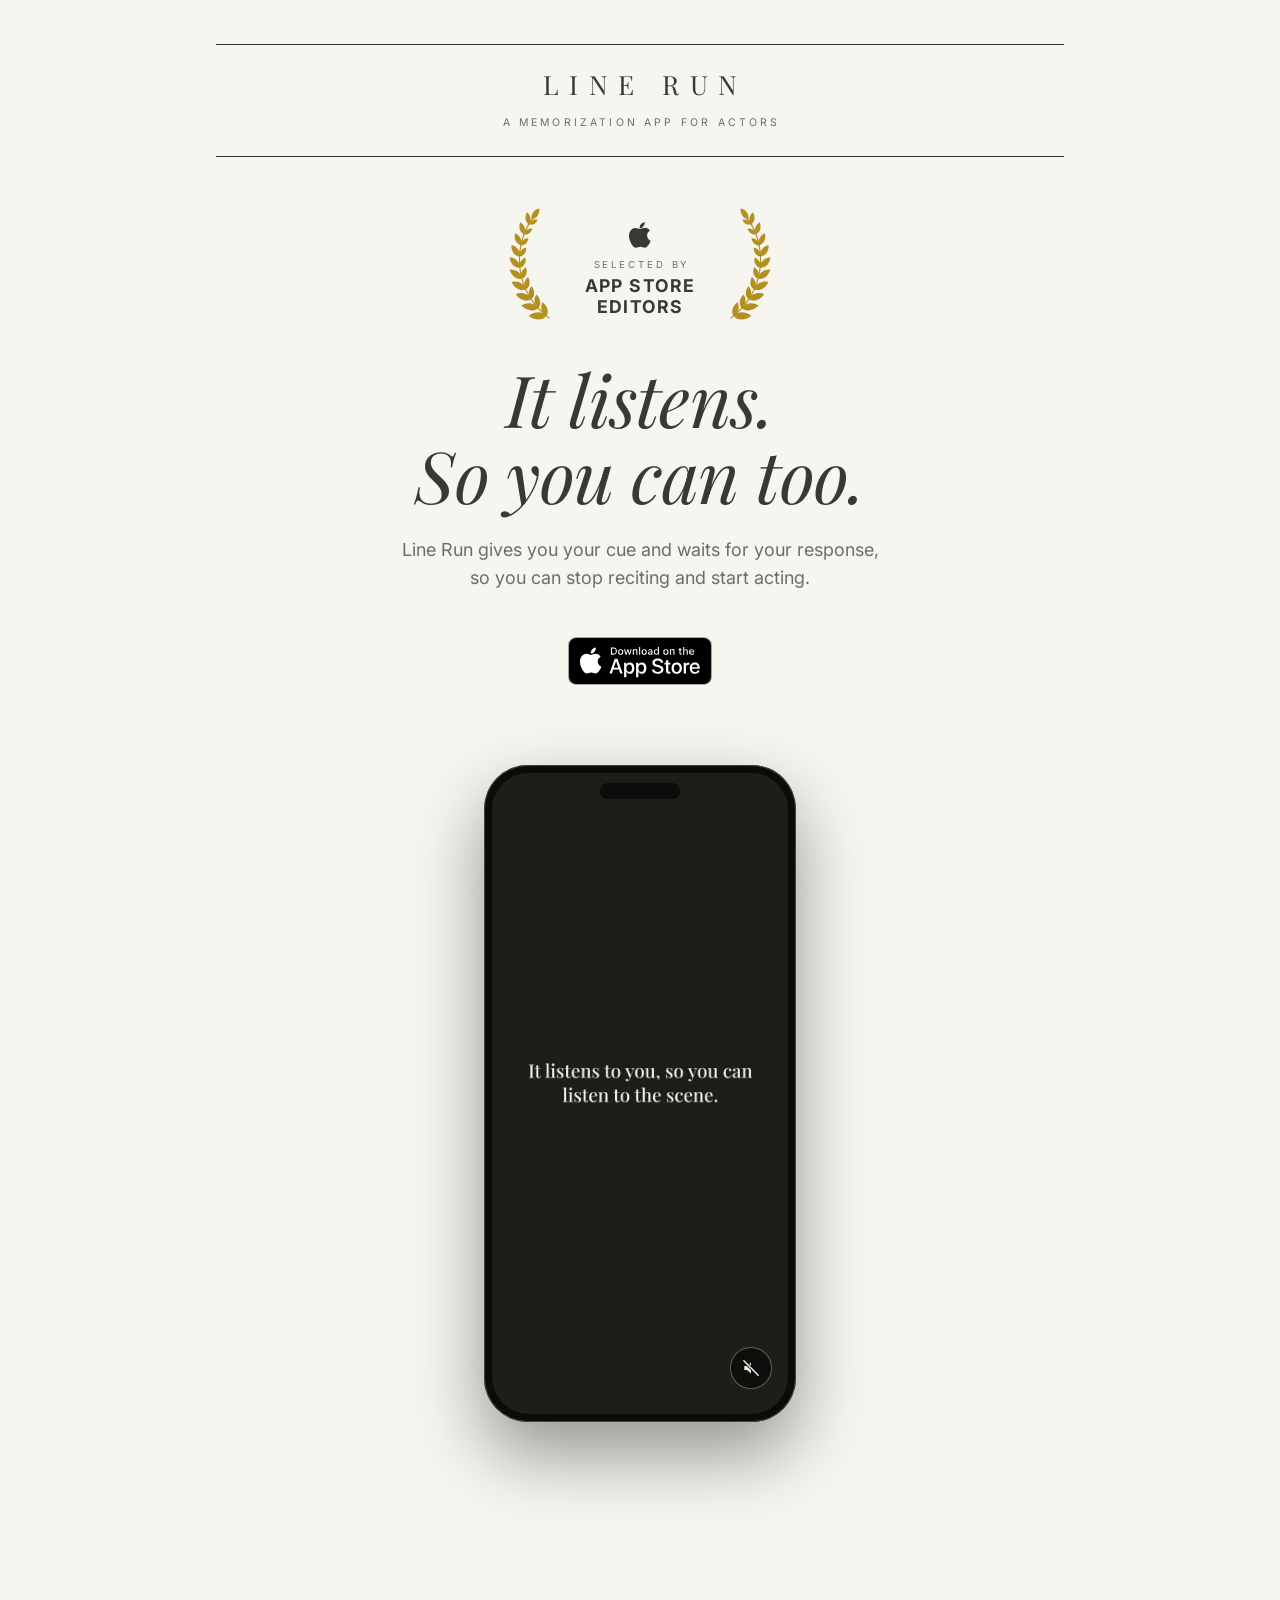
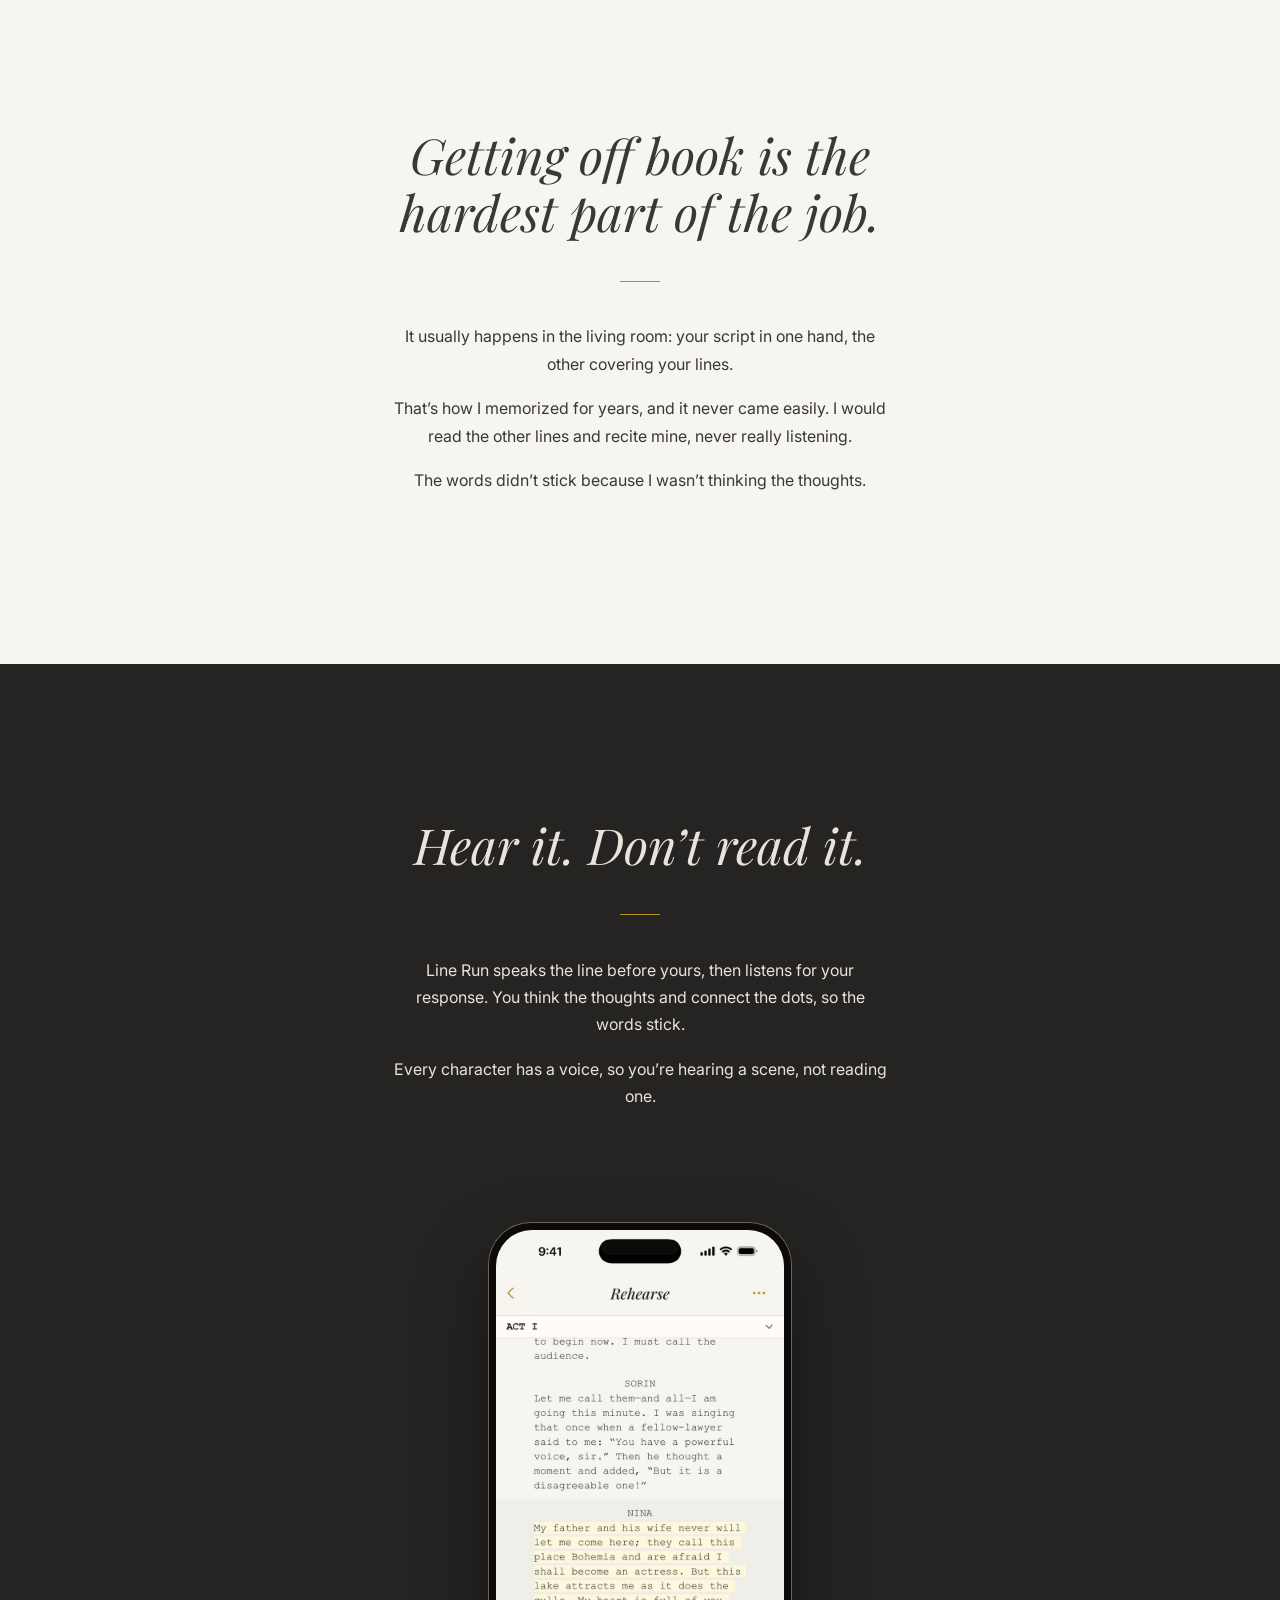
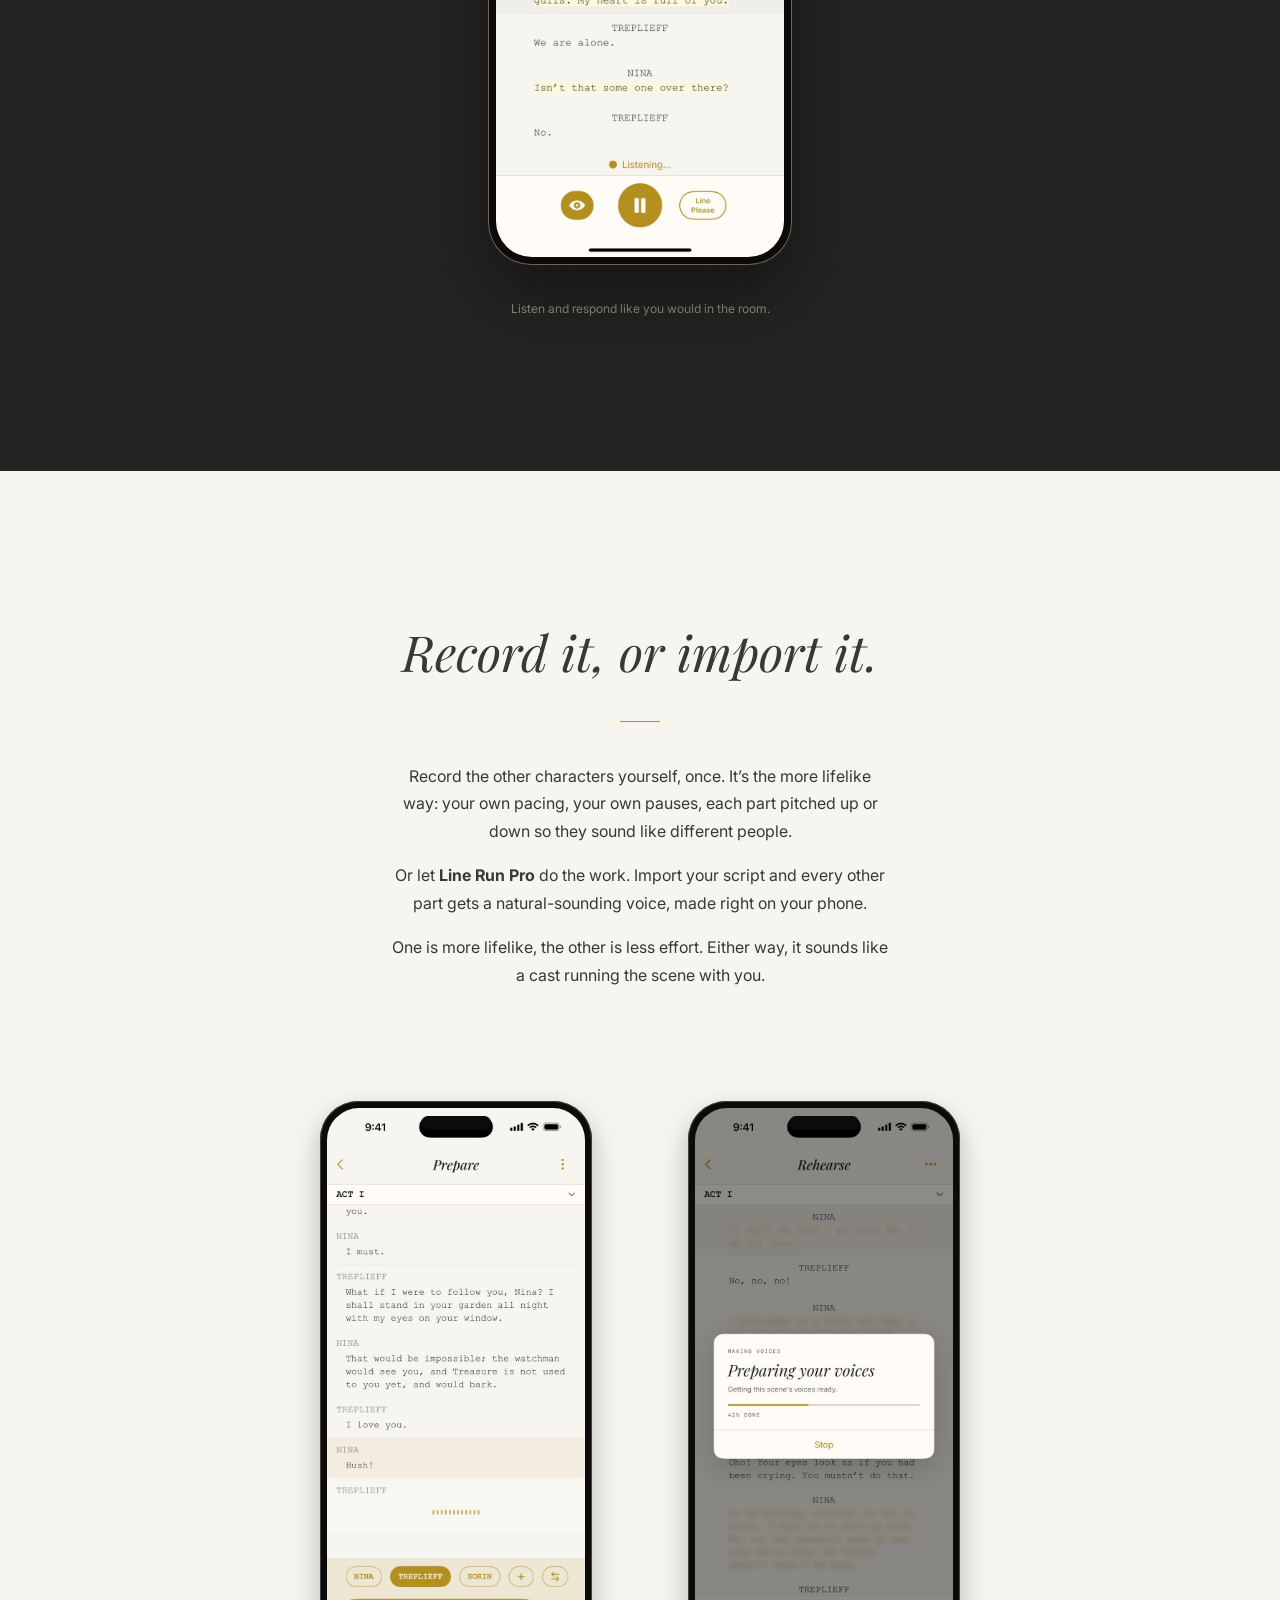
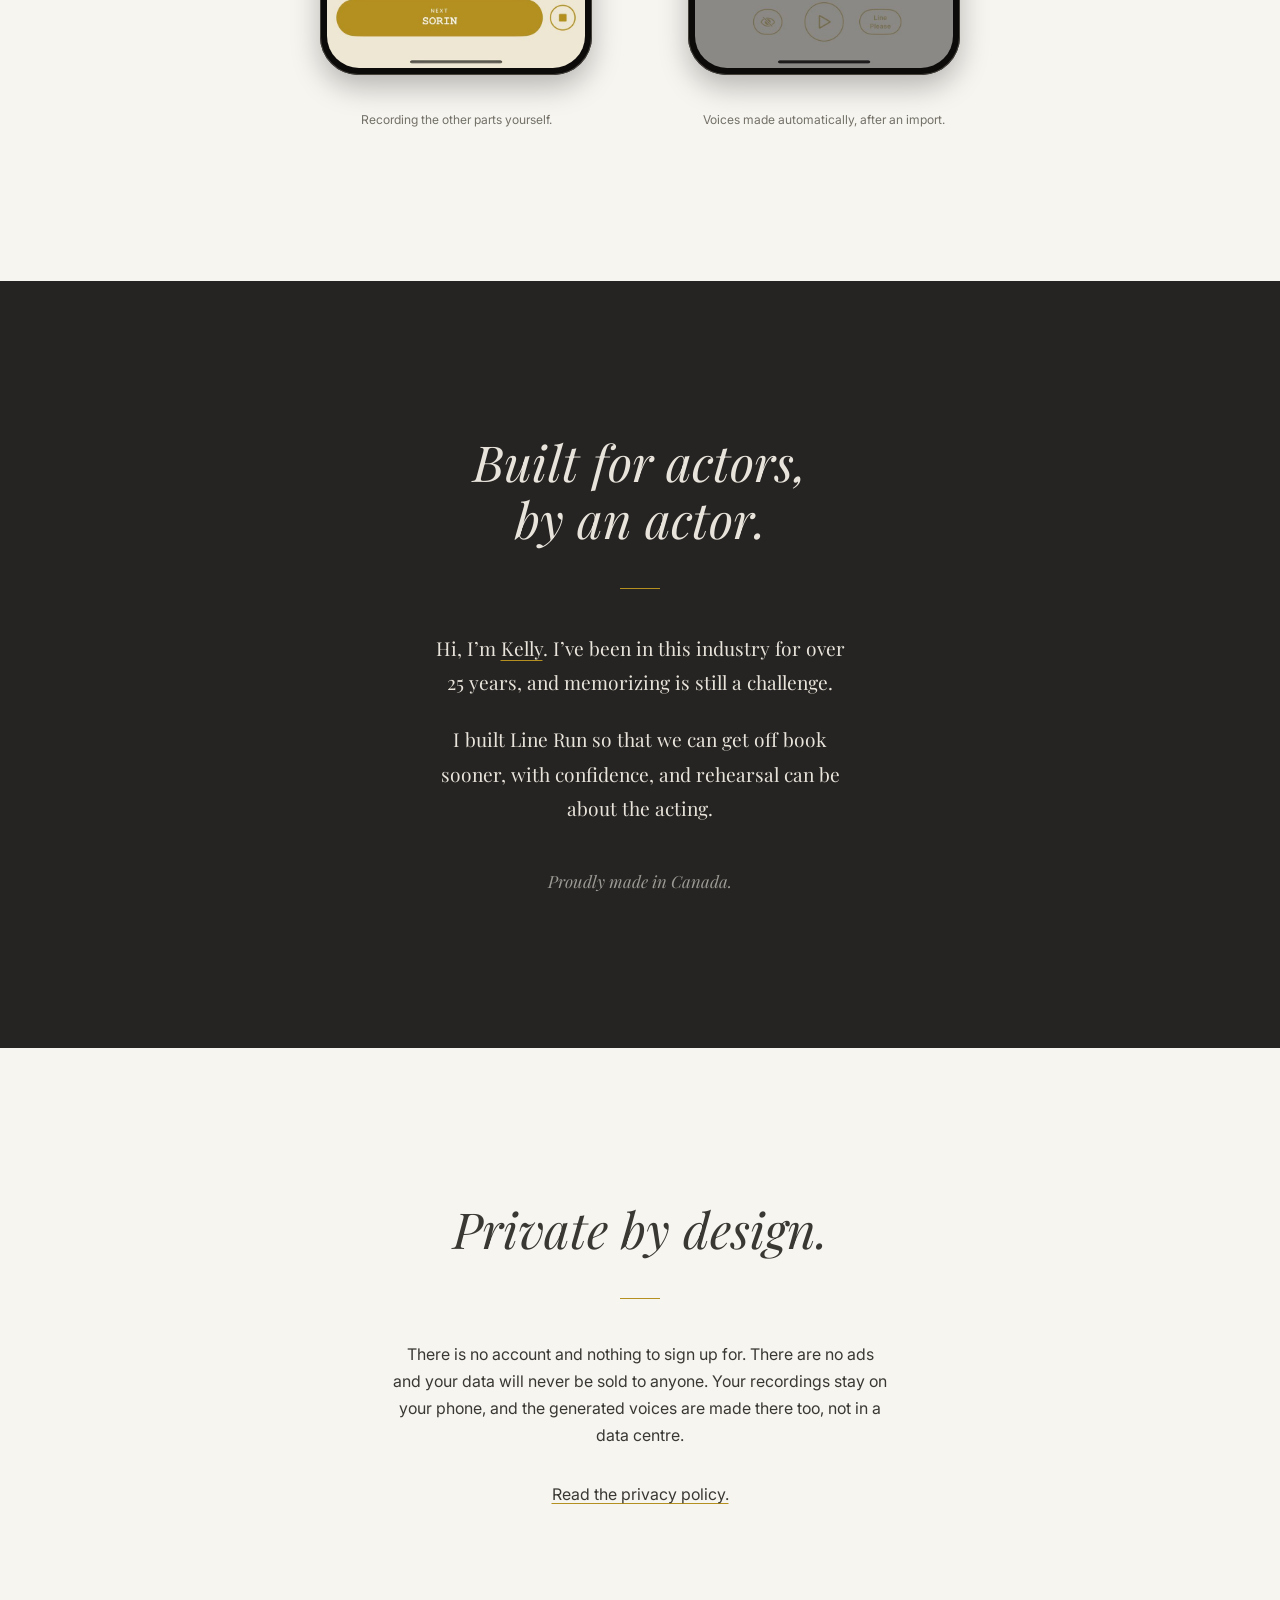
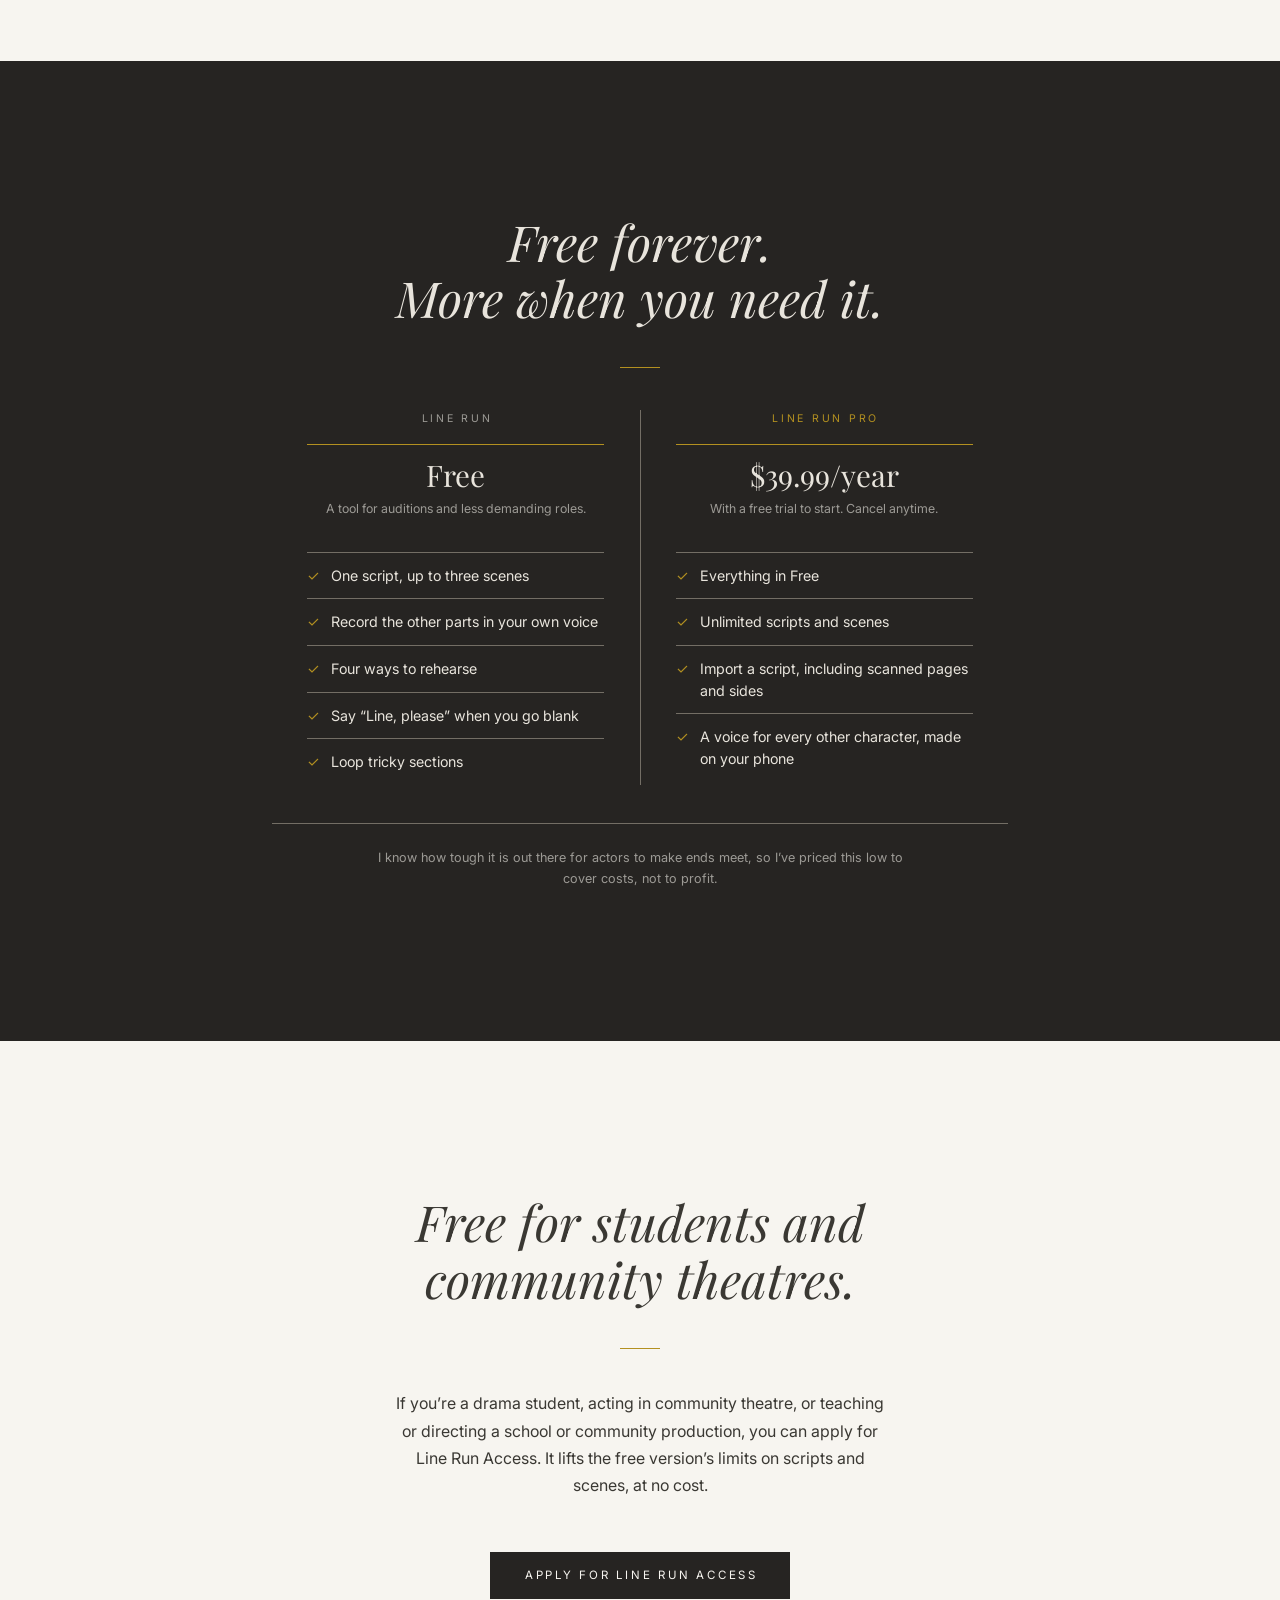
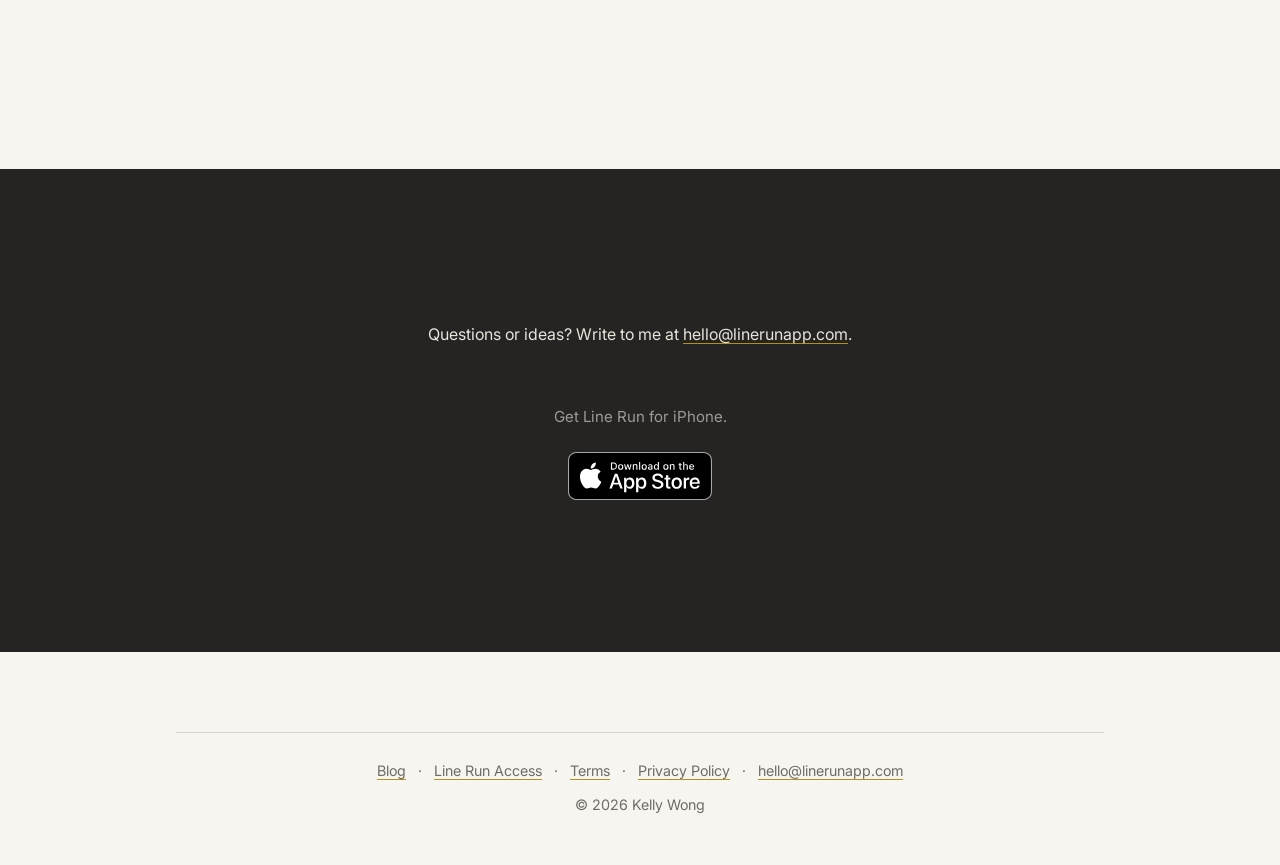
<file: index.html>
<!doctype html>
<html lang="en-CA">
<head>
<meta charset="utf-8">
<meta name="viewport" content="width=device-width, initial-scale=1">
<meta name="color-scheme" content="light">
<title>Line Run - a memorization app for actors</title>
<meta name="description" content="Line Run is a memorization app made by an actor, for actors. Learn lines by hearing the scene, not reading it. Stop reciting, start acting.">
<meta name="apple-itunes-app" content="app-id=6785331408">
<script type="application/ld+json">{"@context":"https://schema.org","@type":"WebSite","name":"Line Run","url":"https://linerunapp.com/"}</script>
<meta name="google-site-verification" content="qUhs0Te8OjAAsjZoMFMt9fZridKhV7Qu2FVrUiT8SFQ">
<link rel="canonical" href="https://linerunapp.com/">
<meta property="og:type" content="website">
<meta property="og:site_name" content="Line Run">
<meta property="og:title" content="Line Run &#183; a memorization app for actors">
<meta property="og:description" content="Line Run is a memorization app made by an actor, for actors. Learn lines by hearing the scene, not reading it. Stop reciting, start acting.">
<meta property="og:url" content="https://linerunapp.com/">
<meta property="og:image" content="https://linerunapp.com/img/share.jpg">
<meta property="og:image:width" content="1200">
<meta property="og:image:height" content="630">
<meta property="og:image:alt" content="Line Run, a memorization app for actors, beside an iPhone showing the app&#8217;s Rehearse screen with the actor&#8217;s lines marked in gold.">
<meta name="twitter:card" content="summary_large_image">
<link rel="icon" href="favicon.ico" sizes="16x16 32x32 48x48">
<link rel="icon" type="image/png" href="img/icon-32.png" sizes="32x32">
<link rel="apple-touch-icon" href="img/icon-180.png">
<link rel="stylesheet" href="style.css">
</head>
<body class="home">
<div class="wrap">
<header class="site"><div class="page">
<div class="titleblock">
<p class="name">Line Run</p>
<p class="sub">A memorization app for actors</p>
</div>
</div></header>
<main>
<section class="hero" aria-labelledby="h-hero">
<div class="page">
<p class="laurel"><svg class="lb" viewBox="0 0 93 191" aria-hidden="true" focusable="false"><defs><path id="lrf" d="M0 0C7.5-8.7 21-7.8 30 0C21 7.8 7.5 8.7 0 0Z"/><g id="lrb"><path d="M68.2 163.8 L65.7 161.9 L63.2 159.9 L60.7 157.8 L58.4 155.7 L56.1 153.4 L53.9 151.1 L51.7 148.7 L49.6 146.3 L47.7 143.8 L45.7 141.2 L43.9 138.6 L42.2 135.9 L40.5 133.2 L39.0 130.4 L37.5 127.5 L36.1 124.7 L34.8 121.7 L33.6 118.8 L32.5 115.8 L31.5 112.7 L30.6 109.6 L29.8 106.5 L29.1 103.4 L28.5 100.3 L28.0 97.1 L27.6 94.0 L27.3 90.8 L27.1 87.6 L27.0 84.4 L27.0 81.2 L27.1 78.0 L27.3 74.8 L27.6 71.6 L28.0 68.4 L28.6 65.3 L29.2 62.1 L29.9 59.0 L30.7 55.9 L31.6 52.8 L32.6 49.8 L33.7 46.8 L34.9 43.8 L36.2 40.9 L37.6 38.0 L39.1 35.2 L40.7 32.4 L42.3 29.7 L44.1 27.0" fill="none" stroke="currentColor" stroke-width="1.6" stroke-linecap="round"/><use href="#lrf" transform="translate(64.5 161.0) rotate(181) scale(0.82)"/><use href="#lrf" transform="translate(64.5 161.0) rotate(253) scale(0.66)"/><use href="#lrf" transform="translate(53.1 150.3) rotate(190) scale(0.79)"/><use href="#lrf" transform="translate(53.1 150.3) rotate(262) scale(0.64)"/><use href="#lrf" transform="translate(43.5 137.9) rotate(199) scale(0.76)"/><use href="#lrf" transform="translate(43.5 137.9) rotate(271) scale(0.61)"/><use href="#lrf" transform="translate(35.9 124.2) rotate(208) scale(0.74)"/><use href="#lrf" transform="translate(35.9 124.2) rotate(280) scale(0.59)"/><use href="#lrf" transform="translate(30.6 109.4) rotate(217) scale(0.71)"/><use href="#lrf" transform="translate(30.6 109.4) rotate(289) scale(0.56)"/><use href="#lrf" transform="translate(27.6 94.0) rotate(226) scale(0.68)"/><use href="#lrf" transform="translate(27.6 94.0) rotate(298) scale(0.54)"/><use href="#lrf" transform="translate(27.1 78.4) rotate(235) scale(0.65)"/><use href="#lrf" transform="translate(27.1 78.4) rotate(307) scale(0.52)"/><use href="#lrf" transform="translate(29.0 62.8) rotate(244) scale(0.62)"/><use href="#lrf" transform="translate(29.0 62.8) rotate(316) scale(0.49)"/><use href="#lrf" transform="translate(33.4 47.7) rotate(253) scale(0.59)"/><use href="#lrf" transform="translate(33.4 47.7) rotate(325) scale(0.47)"/><use href="#lrf" transform="translate(40.0 33.5) rotate(262) scale(0.56)"/><use href="#lrf" transform="translate(40.0 33.5) rotate(334) scale(0.45)"/><use href="#lrf" transform="translate(44.1 27.0) rotate(304) scale(0.62)"/></g></defs><use href="#lrb"/></svg><span class="lt"><svg class="la" viewBox="0 0 698 833" role="img" aria-label="Apple"><path d="M356 223Q378 223 428 206Q478 188 515 188Q575 188 622 221Q648 239 674 271Q635 304 617 330Q584 377 584 434Q584 496 619 545Q653 595 698 608Q679 668 636 734Q571 832 507 832Q482 832 437 816Q393 800 362 800Q331 800 290 817Q250 833 224 833Q147 833 74 704Q0 575 0 452Q0 337 56 265Q113 192 199 192Q235 192 287 208Q339 223 356 223ZM509 21Q509 52 495 89Q480 126 448 158Q421 185 394 194Q377 200 342 203Q343 128 381 74Q419 20 506 0Q508 6 509 11Q509 16 509 21Z"/></svg><span class="lk">Selected by</span><span class="lw">App Store<br>Editors</span></span><svg class="lb lf" viewBox="0 0 93 191" aria-hidden="true" focusable="false"><use href="#lrb"/></svg></p>
<h1 id="h-hero">It listens.<br>So you can too.</h1>
<p class="lead">Line Run gives you your cue and waits for your response, so you can stop reciting and start acting.</p>
<p class="badge"><a href="https://apps.apple.com/app/id6785331408"><img src="img/app-store-badge.svg" alt="Download on the App Store" width="144" height="48" decoding="async"></a></p>
<figure class="film" id="filmfig">
<div class="phone"><span class="island" aria-hidden="true"></span>
<video id="film" poster="img/preview-poster.jpg" width="640" height="1386"
 autoplay muted loop playsinline preload="metadata"
 aria-label="A screen recording of Line Run: the app speaks the other characters&#39; lines, listens while you say yours, and marks your line as it hears it.">
<source src="video/preview.mp4" type="video/mp4">
</video>
<button type="button" class="soundbtn" id="film-sound" data-muted="1" aria-label="Turn sound on"><svg class="spk" viewBox="0 0 24 24" width="20" height="20" aria-hidden="true" focusable="false"><path class="spk-body" d="M4 9.5h3.2L12 5.4v13.2L7.2 14.5H4z"/><path class="spk-wave" d="M15.6 9.2a4 4 0 0 1 0 5.6"/><path class="spk-wave" d="M18.1 6.7a7.5 7.5 0 0 1 0 10.6"/><path class="spk-cut" d="M3.4 3.4L20.6 20.6"/><path class="spk-slash" d="M3.4 3.4L20.6 20.6"/></svg></button>
</div>
</figure>
<script>(function(){var f=document.getElementById('filmfig'),
v=document.getElementById('film'),b=document.getElementById('film-sound');
if(!f||!v||!b)return;
var ph=f.querySelector('.phone'),tw=innerWidth,
tm=window.matchMedia&&window.matchMedia('(hover: none)');
function fit(){var h=window.innerHeight||0;if(!ph||!h)return;
ph.style.setProperty('--pw','max(9rem, min(19.5rem, calc(100vw - 3rem), '+Math.round((h-160)/2.107)+'px))')}
fit();addEventListener('resize',function(){if(!(tm&&tm.matches)||innerWidth!==tw){tw=innerWidth;fit()}},{passive:true});
var m=window.matchMedia&&window.matchMedia('(prefers-reduced-motion: reduce)');
if(m&&m.matches){v.autoplay=false;v.loop=false;v.controls=true;
try{v.pause();v.currentTime=0}catch(e){}return;}
f.className+=' has-sound';
b.addEventListener('click',function(){v.muted=!v.muted;
if(!v.muted){var p=v.play();if(p&&p.catch)p.catch(function(){})}
b.setAttribute('data-muted',v.muted?'1':'0');
b.setAttribute('aria-label',v.muted?'Turn sound on':'Turn sound off')});
var on=false;
v.autoplay=false;try{v.pause();v.currentTime=0}catch(e){}
function half(){var r=v.getBoundingClientRect(),h=window.innerHeight||0;
if(!r.height)return false;var seen=Math.min(r.bottom,h)-Math.max(r.top,0);
return seen>0&&seen>=r.height*0.5}
function sync(){if(half()){if(!on){on=true;try{v.currentTime=0}catch(e){}
var p=v.play();if(p&&p.catch)p.catch(function(){})}}
else if(on){on=false;try{v.pause();v.currentTime=0}catch(e){}}}
if(window.IntersectionObserver)new IntersectionObserver(sync,{threshold:[0,0.5,1]}).observe(v);
addEventListener('scroll',sync,{passive:true});
addEventListener('resize',sync,{passive:true});
sync();})();</script>
</div>
</section>
<section class="beat" aria-labelledby="h-heart">
<div class="page">
<h2 id="h-heart">Getting off book is the hardest part of the job.</h2>
<div class="hrule" aria-hidden="true"></div>
<p>It usually happens in the living room: your script in one hand, the other covering your lines.</p>
<p>That&#8217;s how I memorized for years, and it never came easily. I would read the other lines and recite mine, never really listening.</p>
<p>The words didn&#8217;t stick because I wasn&#8217;t thinking the thoughts.</p>
</div>
</section>
<section class="beat stage" aria-labelledby="h-film">
<div class="page">
<h2 id="h-film">Hear it. Don&#8217;t read it.</h2>
<div class="hrule" aria-hidden="true"></div>
<p>Line Run speaks the line before yours, then listens for your response. You think the thoughts and connect the dots, so the words stick.</p>
<p>Every character has a voice, so you&#8217;re hearing a scene, not reading one.</p>
<figure class="bigshot"><div class="phone"><span class="island" aria-hidden="true"></span>
<img src="img/rehearse-light.jpg" alt="Line Run&#39;s Rehearse screen, with the actor&#39;s line marked in gold while the app listens for it." width="720" height="1564" loading="lazy" decoding="async">
</div><figcaption>Listen and respond like you would in the room.</figcaption></figure>
</div>
</section>
<section class="beat" aria-labelledby="h-record">
<div class="page">
<h2 id="h-record">Record it, or import it.</h2>
<div class="hrule" aria-hidden="true"></div>
<p>Record the other characters yourself, once. It&#8217;s the more lifelike way: your own pacing, your own pauses, each part pitched up or down so they sound like different people.</p>
<p>Or let <span class="pname">Line Run Pro</span> do the work. Import your script and every other part gets a natural-sounding voice, made right on your&#160;phone.</p>
<p>One is more lifelike, the other is less effort. Either way, it sounds like a cast running the scene with you.</p>
<div class="shots">
<figure class="shot"><div class="phone"><span class="island" aria-hidden="true"></span>
<img src="img/record-light.jpg" alt="Line Run&#39;s Prepare screen, recording the other characters&#39; lines one at a time in your own voice." width="720" height="1564" loading="lazy" decoding="async">
</div><figcaption>Recording the other parts yourself.</figcaption></figure>
<figure class="shot"><div class="phone"><span class="island" aria-hidden="true"></span>
<img src="img/voices-light.jpg" alt="Line Run making the voices for an imported scene, counting its way through the lines." width="720" height="1564" loading="lazy" decoding="async">
</div><figcaption>Voices made automatically, after an import.</figcaption></figure>
</div>
</div>
</section>
<section class="beat stage maker" aria-labelledby="h-maker">
<div class="page">
<h2 id="h-maker">Built for actors, by an actor.</h2>
<div class="hrule" aria-hidden="true"></div>
<div class="note">
<p>Hi, I&#8217;m <a href="https://kellywo.ng/">Kelly</a>. I&#8217;ve been in this industry for over 25 years, and memorizing is still a challenge.</p>
<p>I built Line Run so that we can get off book sooner, with confidence, and rehearsal can be about the acting.</p>
</div>
<p class="canada">Proudly made in Canada.</p>
</div>
</section>
<section class="beat" aria-labelledby="h-private">
<div class="page">
<h2 id="h-private">Private by design.</h2>
<div class="hrule" aria-hidden="true"></div>
<p>There is no account and nothing to sign up for. There are no ads and your data will never be sold to anyone. Your recordings stay on your phone, and the generated voices are made there too, not in a data centre.</p>
<p class="more"><a href="privacy/">Read the privacy policy.</a></p>
</div>
</section>
<section class="beat stage" aria-labelledby="h-free">
<div class="page">
<h2 id="h-free">Free forever.<br>More when you need it.</h2>
<div class="hrule" aria-hidden="true"></div>
<div class="bill">
<div class="col">
<h3 class="colhead">Line Run</h3>
<p class="price">Free</p>
<p class="pricesub">A tool for auditions and less demanding roles.</p>
<ul>
<li><b aria-hidden="true">&#10003;</b> One script, up to three scenes</li>
<li><b aria-hidden="true">&#10003;</b> Record the other parts in your own voice</li>
<li><b aria-hidden="true">&#10003;</b> Four ways to rehearse</li>
<li><b aria-hidden="true">&#10003;</b> Say &#8220;Line, please&#8221; when you go blank</li>
<li><b aria-hidden="true">&#10003;</b> Loop tricky sections</li>
</ul>
</div>
<div class="divider" aria-hidden="true"></div>
<div class="col pro">
<h3 class="colhead">Line Run Pro</h3>
<p class="price">$39.99/year</p>
<p class="pricesub">With a free trial to start. Cancel anytime.</p>
<ul>
<li><b aria-hidden="true">&#10003;</b> Everything in Free</li>
<li><b aria-hidden="true">&#10003;</b> Unlimited scripts and scenes</li>
<li><b aria-hidden="true">&#10003;</b> Import a script, including scanned pages and sides</li>
<li><b aria-hidden="true">&#10003;</b> A voice for every other character, made on your phone</li>
</ul>
</div>
<p class="billnote">I know how tough it is out there for actors to make ends meet, so I&#8217;ve priced this low to cover costs, not to profit.</p>
</div>
</div>
</section>
<section class="access-beat" aria-labelledby="h-access">
<div class="page">
<h2 id="h-access">Free for students and community theatres.</h2>
<div class="hrule" aria-hidden="true"></div>
<p>If you&#8217;re a drama student, acting in community theatre, or teaching or directing a school or community production, you can apply for Line&#160;Run&#160;Access. It lifts the free version&#8217;s limits on scripts and scenes, at no cost.</p>
<p class="ctaline"><a class="cta" href="access/">Apply for Line&#160;Run&#160;Access</a></p>
</div>
</section>
<section class="close stage">
<div class="page">
<p>Questions or ideas? Write to me at <span class="em" data-b="olleh" data-a="moc.ppanurenil">hello at linerunapp dot com</span>.</p>
<p class="getline">Get Line Run for iPhone.</p>
<p class="badge badge-end"><a href="https://apps.apple.com/app/id6785331408"><img src="img/app-store-badge.svg" alt="Download on the App Store" width="144" height="48" decoding="async"></a></p>
</div>
</section>
</main>
<footer class="site"><div class="page">
  <nav><a href="blog/">Blog</a><span aria-hidden="true">·</span><a href="access/">Line Run Access</a><span aria-hidden="true">·</span><a href="terms/">Terms</a><span aria-hidden="true">·</span><a href="privacy/">Privacy Policy</a><span aria-hidden="true">·</span><span class="em" data-b="olleh" data-a="moc.ppanurenil">hello at linerunapp dot com</span></nav>
  <p>© <span id="yr">2026</span> Kelly Wong</p>
  <script>try{document.getElementById('yr').textContent=new Date().getFullYear()}catch(e){}</script>
  <script>try{document.querySelectorAll('.em').forEach(function(e){var r=function(k){return e.getAttribute(k).split('').reverse().join('')},a=r('data-b')+'@'+r('data-a'),l=document.createElement('a');l.href='mailto:'+a;l.textContent=a;e.replaceWith(l)})}catch(x){}</script>
</div></footer>
</div>
</body>
</html>
</file>
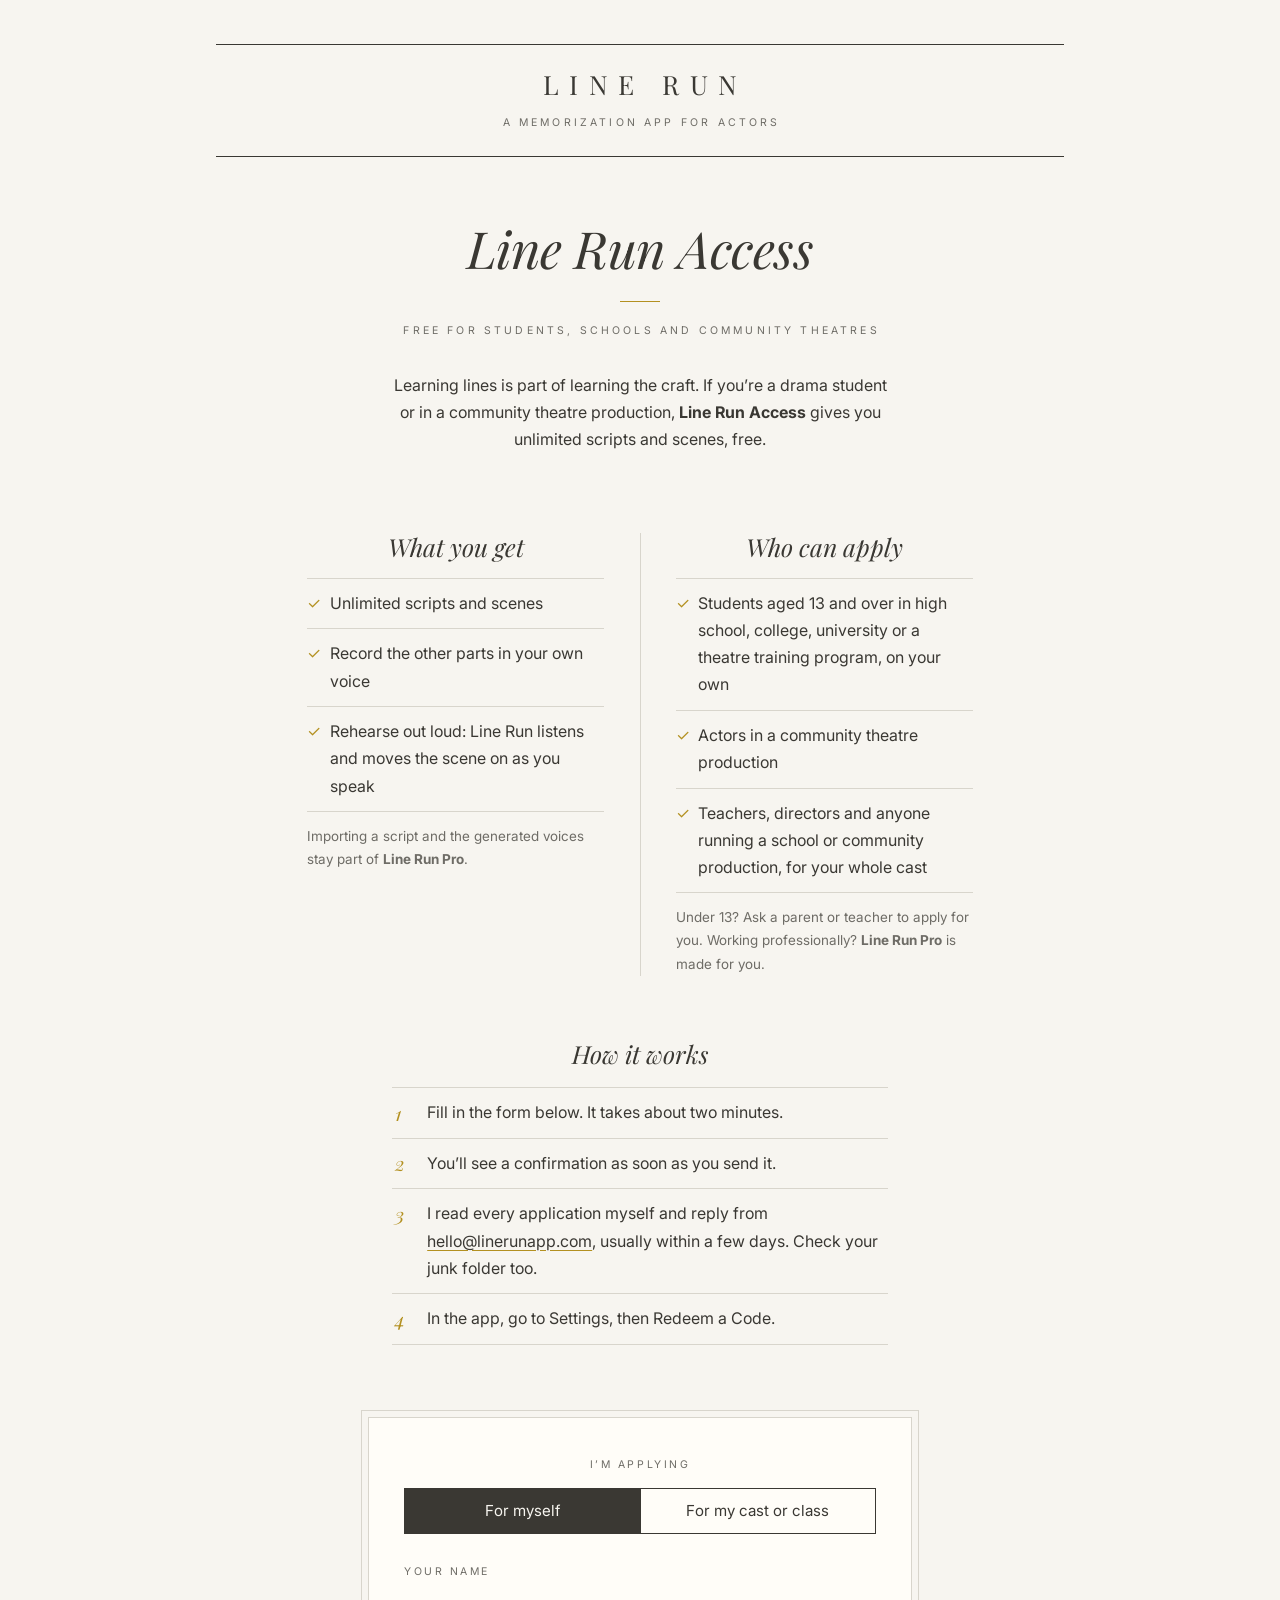
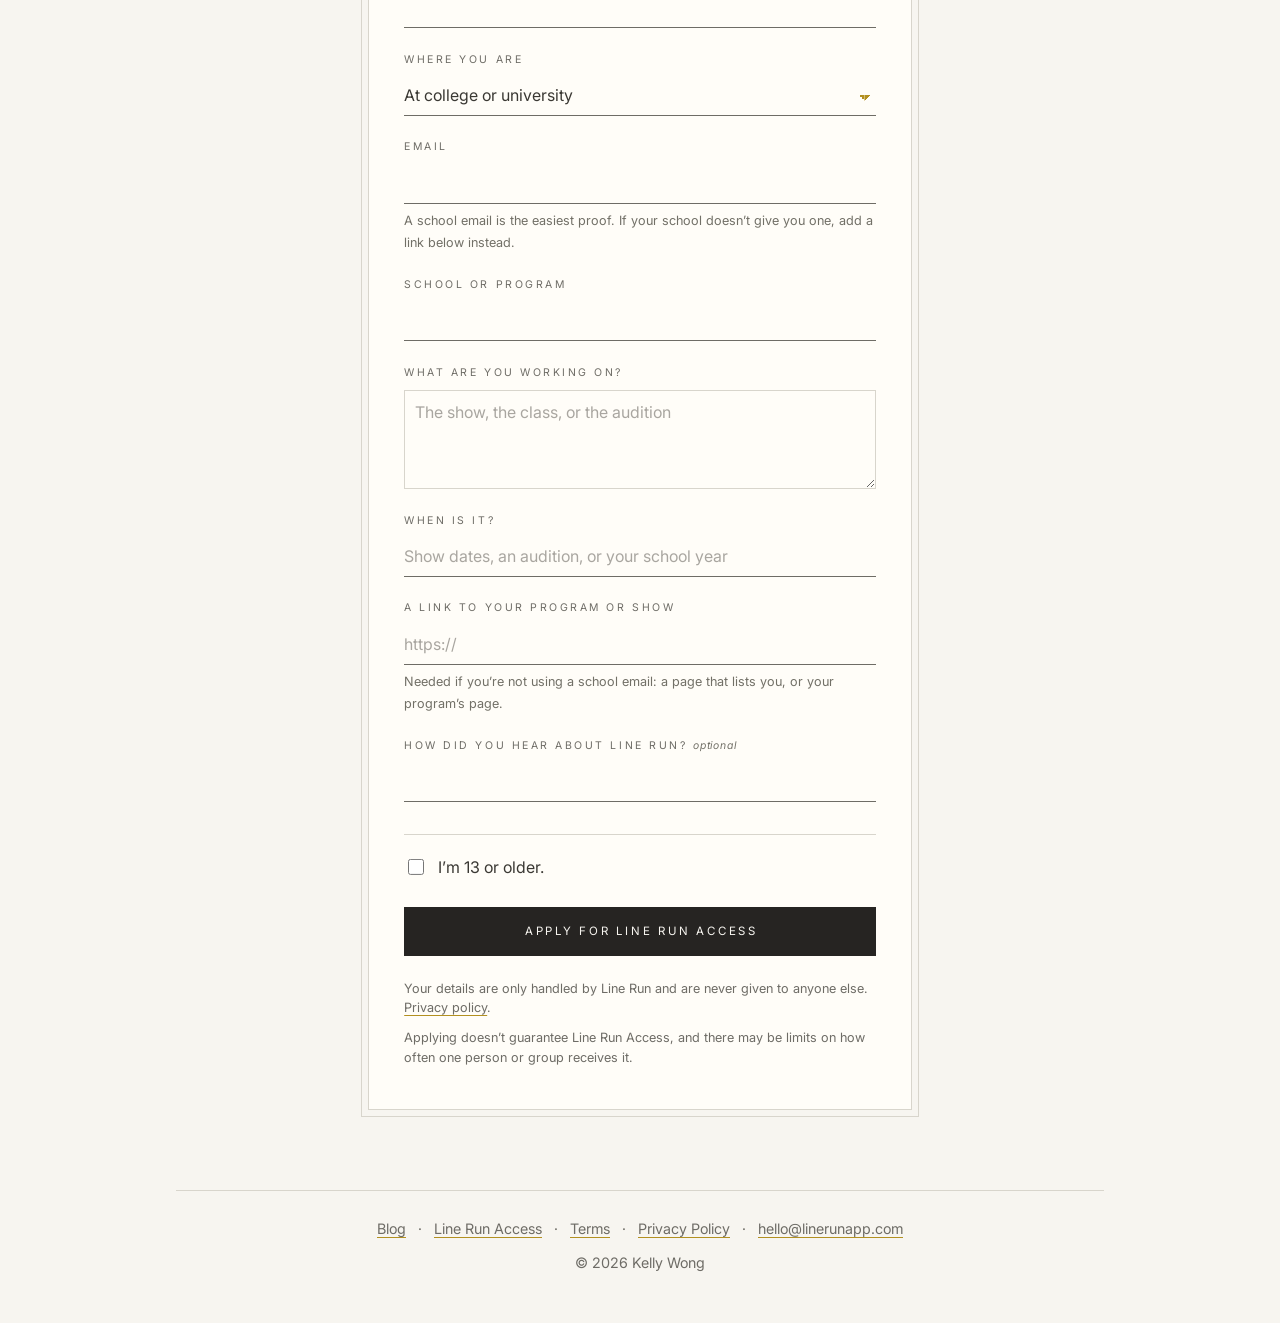
<file: access/index.html>
<!doctype html>
<html lang="en-CA">
<head>
<meta charset="utf-8">
<meta name="viewport" content="width=device-width, initial-scale=1">
<meta name="color-scheme" content="light">
<title>Line Run Access · Line Run</title>
<meta name="description" content="Line Run Access is free for drama students, schools and community theatres. Apply here.">
<meta name="apple-itunes-app" content="app-id=6785331408">
<link rel="canonical" href="https://linerunapp.com/access/">
<meta property="og:type" content="website">
<meta property="og:site_name" content="Line Run">
<meta property="og:title" content="Line Run Access · Line Run">
<meta property="og:description" content="Line Run Access is free for drama students, schools and community theatres. Apply here.">
<meta property="og:url" content="https://linerunapp.com/access/">
<meta property="og:image" content="https://linerunapp.com/img/share.jpg">
<meta property="og:image:width" content="1200">
<meta property="og:image:height" content="630">
<meta property="og:image:alt" content="Line Run, a memorization app for actors, beside an iPhone showing the app&#8217;s Rehearse screen with the actor&#8217;s lines marked in gold.">
<meta name="twitter:card" content="summary_large_image">
<link rel="icon" href="../favicon.ico" sizes="16x16 32x32 48x48">
<link rel="icon" type="image/png" href="../img/icon-32.png" sizes="32x32">
<link rel="apple-touch-icon" href="../img/icon-180.png">
<link rel="stylesheet" href="../style.css">
</head>
<body>
<div class="wrap">
<header class="site"><div class="page">
<div class="titleblock">
<p class="name"><a href="../">Line Run</a></p>
<p class="sub">A memorization app for actors</p>
</div>
</div></header>
<main>
<div class="page access">

<h1>Line Run Access</h1>
<p class="meta">Free for students, schools and community theatres</p>

<div class="read intro">
<p>Learning lines is part of learning the craft. If you&#8217;re a drama student or in a community theatre production, <span class="pname">Line&#160;Run&#160;Access</span> gives you unlimited scripts and scenes, free.</p>
</div>

<div class="facts">
<div class="fact">
<h2>What you get</h2>
<ul>
<li>Unlimited scripts and scenes</li>
<li>Record the other parts in your own voice</li>
<li>Rehearse out loud: Line Run listens and moves the scene on as you speak</li>
</ul>
<p class="aside">Importing a script and the generated voices stay part of <span class="pname">Line Run Pro</span>.</p>
</div>
<div class="fact">
<h2>Who can apply</h2>
<ul>
<li>Students aged 13 and over in high school, college, university or a theatre training program, on your own</li>
<li>Actors in a community theatre production</li>
<li>Teachers, directors and anyone running a school or community production, for your whole cast</li>
</ul>
<p class="aside">Under 13? Ask a parent or teacher to apply for you. Working professionally? <span class="pname">Line Run Pro</span> is made for you.</p>
</div>
</div>

<div class="read">
<h2 class="small">How it works</h2>
<ol class="steps">
<li>Fill in the form below. It takes about two minutes.</li>
<li>You&#8217;ll see a confirmation as soon as you send it.</li>
<li>I read every application myself and reply from <span class="em" data-b="olleh" data-a="moc.ppanurenil">hello at linerunapp dot com</span>, usually within a few days. Check your junk folder too.</li>
<li>In the app, go to Settings, then Redeem a Code.</li>
</ol>
</div>

<form class="apply" id="apply" novalidate>
<fieldset class="path">
<legend>I&#8217;m applying</legend>
<div class="choice">
<input type="radio" name="path" id="path-student" value="student" checked>
<label for="path-student">For myself</label>
<input type="radio" name="path" id="path-group" value="group">
<label for="path-group">For my cast or class</label>
</div>
</fieldset>

<div class="field">
<label for="f-name">Your name</label>
<input id="f-name" name="name" type="text" autocomplete="name" required>
</div>

<div class="field student-only">
<label for="f-level">Where you are</label>
<select id="f-level" name="level">
<option value="high">In high school</option>
<option value="post" selected>At college or university</option>
<option value="training">In a theatre training program</option>
<option value="community">In a community theatre production</option>
</select>
</div>

<div class="field group-only">
<label for="f-role">Your role</label>
<input id="f-role" name="role" type="text" placeholder="Drama teacher, director, producer">
</div>

<div class="field">
<label for="f-email">Email</label>
<input id="f-email" name="email" type="email" autocomplete="email" required>
<p class="hint student-only lv-school">A school email is the easiest proof. If your school doesn&#8217;t give you one, add a link below instead.</p>
<p class="hint group-only">A school or theatre email helps, if you have one.</p>
</div>

<div class="field">
<label for="f-org"><span class="student-only lv-school">School or program</span><span class="student-only lv-community">Theatre company</span><span class="group-only">School or theatre</span></label>
<input id="f-org" name="org" type="text" required>
</div>

<div class="field">
<label for="f-work"><span class="student-only">What are you working on?</span><span class="group-only">The production or class</span></label>
<textarea id="f-work" name="work" rows="3" placeholder="The show, the class, or the audition"></textarea>
</div>

<div class="field">
<label for="f-dates">When is it?</label>
<input id="f-dates" name="dates" type="text" placeholder="Show dates, an audition, or your school year">
</div>

<div class="field group-only">
<label for="f-size">About how many actors?</label>
<input id="f-size" name="size" type="text" inputmode="numeric">
</div>

<div class="field">
<label for="f-link"><span class="lv-community">A link to the production</span><span class="student-only lv-school">A link to your program or show</span><span class="group-only">A link to the show or program <span class="opt">optional</span></span></label>
<input id="f-link" name="link" type="url" placeholder="https://">
<p class="hint lv-community">The company&#8217;s page for the show, or its ticket page.</p>
<p class="hint student-only lv-school">Needed if you&#8217;re not using a school email: a page that lists you, or your program&#8217;s page.</p>
<p class="needlink" id="needlink" hidden>That looks like a personal email, so please add a link that shows your program or show.</p>
</div>

<div class="field">
<label for="f-heard">How did you hear about Line Run? <span class="opt">optional</span></label>
<input id="f-heard" name="heard" type="text">
</div>

<div class="hp" aria-hidden="true">
<label for="f-website">Leave this empty</label>
<input id="f-website" name="website" type="text" tabindex="-1" autocomplete="off">
</div>

<div class="checks student-only">
<div class="check">
<input type="checkbox" id="f-age" name="age" required>
<label for="f-age">I&#8217;m 13 or older.</label>
</div>
</div>

<p class="formerr" id="formerr" role="alert" hidden></p>
<button type="submit" class="send" id="send">Apply for Line&#160;Run&#160;Access</button>
<noscript><p class="fine">This form needs JavaScript. You can also apply by writing to hello at linerunapp dot com.</p></noscript>

<p class="fine">Your details are only handled by Line Run and are never given to anyone else. <a href="../privacy/">Privacy policy</a>.</p>
<p class="fine">Applying doesn&#8217;t guarantee Line Run Access, and there may be limits on how often one person or group receives it.</p>
</form>
<div class="applied" id="applied" hidden tabindex="-1">
<h2>Thank you.</h2>
<p>Your application is on its way. I&#8217;ll reply from <span class="em" data-b="olleh" data-a="moc.ppanurenil">hello at linerunapp dot com</span>, usually within a few days. Check your junk folder too.</p>
</div>

</div>
<script>(function(){
var URL_='https://script.google.com/macros/s/AKfycbw2u7DrIWIg7b-3NnMU_33BewPZmNi67pajMoIb6RoEN-oecdymwAU3LRHNcpw8ttxK4Q/exec', f=document.getElementById('apply'), lv=document.getElementById('f-level'), t0=Date.now();
var personal=['gmail.com','googlemail.com','icloud.com','me.com','mac.com','outlook.com','hotmail.com','hotmail.ca',
 'live.com','live.ca','msn.com','yahoo.com','yahoo.ca','ymail.com','aol.com','proton.me','protonmail.com','gmx.com',
 'shaw.ca','rogers.com','sympatico.ca','telus.net','bell.net','videotron.ca','cogeco.ca'];
function path(){return f.querySelector('input[name=path]:checked').value;}
function sync(){var p=path();f.setAttribute('data-path',p);f.setAttribute('data-level',p==='group'?'group':lv.value);}
f.addEventListener('change',sync);sync();
f.addEventListener('input',function(e){var b=e.target.closest('.bad');if(b){b.classList.remove('bad');var m=b.querySelector('.ferr');if(m)m.remove();}});
function val(id){return document.getElementById(id).value.trim();}
f.addEventListener('submit',function(e){
  e.preventDefault();
  var p=path(), lev=p==='group'?'':lv.value, first=null, err=document.getElementById('formerr'), need=document.getElementById('needlink');
  need.hidden=true; err.hidden=true;
  [].forEach.call(f.querySelectorAll('.ferr'),function(x){x.parentNode.classList.remove('bad');x.remove();});
  function bad(id,msg){var el=document.getElementById(id),box=el.closest('.field')||el.closest('.checks'),m=document.createElement('p');
    m.className='ferr';m.textContent=msg;box.appendChild(m);box.classList.add('bad');if(!first)first=el;}
  var email=val('f-email'), link=val('f-link');
  if(!val('f-name'))bad('f-name','Please add your name.');
  if(!/^[^@\s]+@[^@\s]+\.[^@\s]+$/.test(email))bad('f-email',email?'Please check your email address.':'Please add your email.');
  if(!val('f-org'))bad('f-org',p==='group'?'Please add your school or theatre.':(lev==='community'?'Please add your theatre company.':'Please add your school or program.'));
  if(!val('f-work'))bad('f-work',p==='group'?'Please add the production or class.':'Please add what you’re working on.');
  if(!val('f-dates'))bad('f-dates','Please add the dates.');
  if(p==='group'&&!val('f-size'))bad('f-size','Please add about how many actors.');
  if(p!=='group'&&lev==='community'&&!link)bad('f-link','Please add a link to the production.');
  if(p!=='group'&&!document.getElementById('f-age').checked)bad('f-age','Please confirm you’re 13 or older.');
  if(first){err.textContent='Some fields above are incomplete.';err.hidden=false;first.closest('.field,.checks').scrollIntoView({behavior:'smooth',block:'center'});first.focus({preventScroll:true});return;}
  if(p!=='group'&&lev!=='community'&&!link&&personal.indexOf(email.split('@').pop().toLowerCase())>=0){need.hidden=false;document.getElementById('f-link').focus();return;}
  if(link&&!/^https?:\/\//i.test(link))link='https://'+link;
  var d=new URLSearchParams();
  d.append('path',p);d.append('level',lev);d.append('t',String(Date.now()-t0));
  ['name','email','org','work','dates','heard','website'].forEach(function(k){d.append(k,val('f-'+k));});
  d.append('role',p==='group'?val('f-role'):'');d.append('size',p==='group'?val('f-size'):'');
  d.append('link',link);d.append('age',p!=='group'&&document.getElementById('f-age').checked?'yes':'');
  var b=document.getElementById('send');b.disabled=true;b.textContent='Sending\u2026';
  fetch(URL_,{method:'POST',mode:'no-cors',body:d}).then(function(){
    f.hidden=true;var a=document.getElementById('applied');a.hidden=false;a.focus();
  }).catch(function(){
    b.disabled=false;b.textContent='Apply for Line\u00a0Run\u00a0Access';
    err.textContent='That didn\u2019t send. Check your connection and try again.';err.hidden=false;
  });
});
})();</script>
</main>
<footer class="site"><div class="page">
  <nav><a href="../blog/">Blog</a><span aria-hidden="true">·</span><a href="../access/">Line Run Access</a><span aria-hidden="true">·</span><a href="../terms/">Terms</a><span aria-hidden="true">·</span><a href="../privacy/">Privacy Policy</a><span aria-hidden="true">·</span><span class="em" data-b="olleh" data-a="moc.ppanurenil">hello at linerunapp dot com</span></nav>
  <p>© <span id="yr">2026</span> Kelly Wong</p>
  <script>try{document.getElementById('yr').textContent=new Date().getFullYear()}catch(e){}</script>
  <script>try{document.querySelectorAll('.em').forEach(function(e){var r=function(k){return e.getAttribute(k).split('').reverse().join('')},a=r('data-b')+'@'+r('data-a'),l=document.createElement('a');l.href='mailto:'+a;l.textContent=a;e.replaceWith(l)})}catch(x){}</script>
</div></footer>
</div>
</body>
</html>
</file>
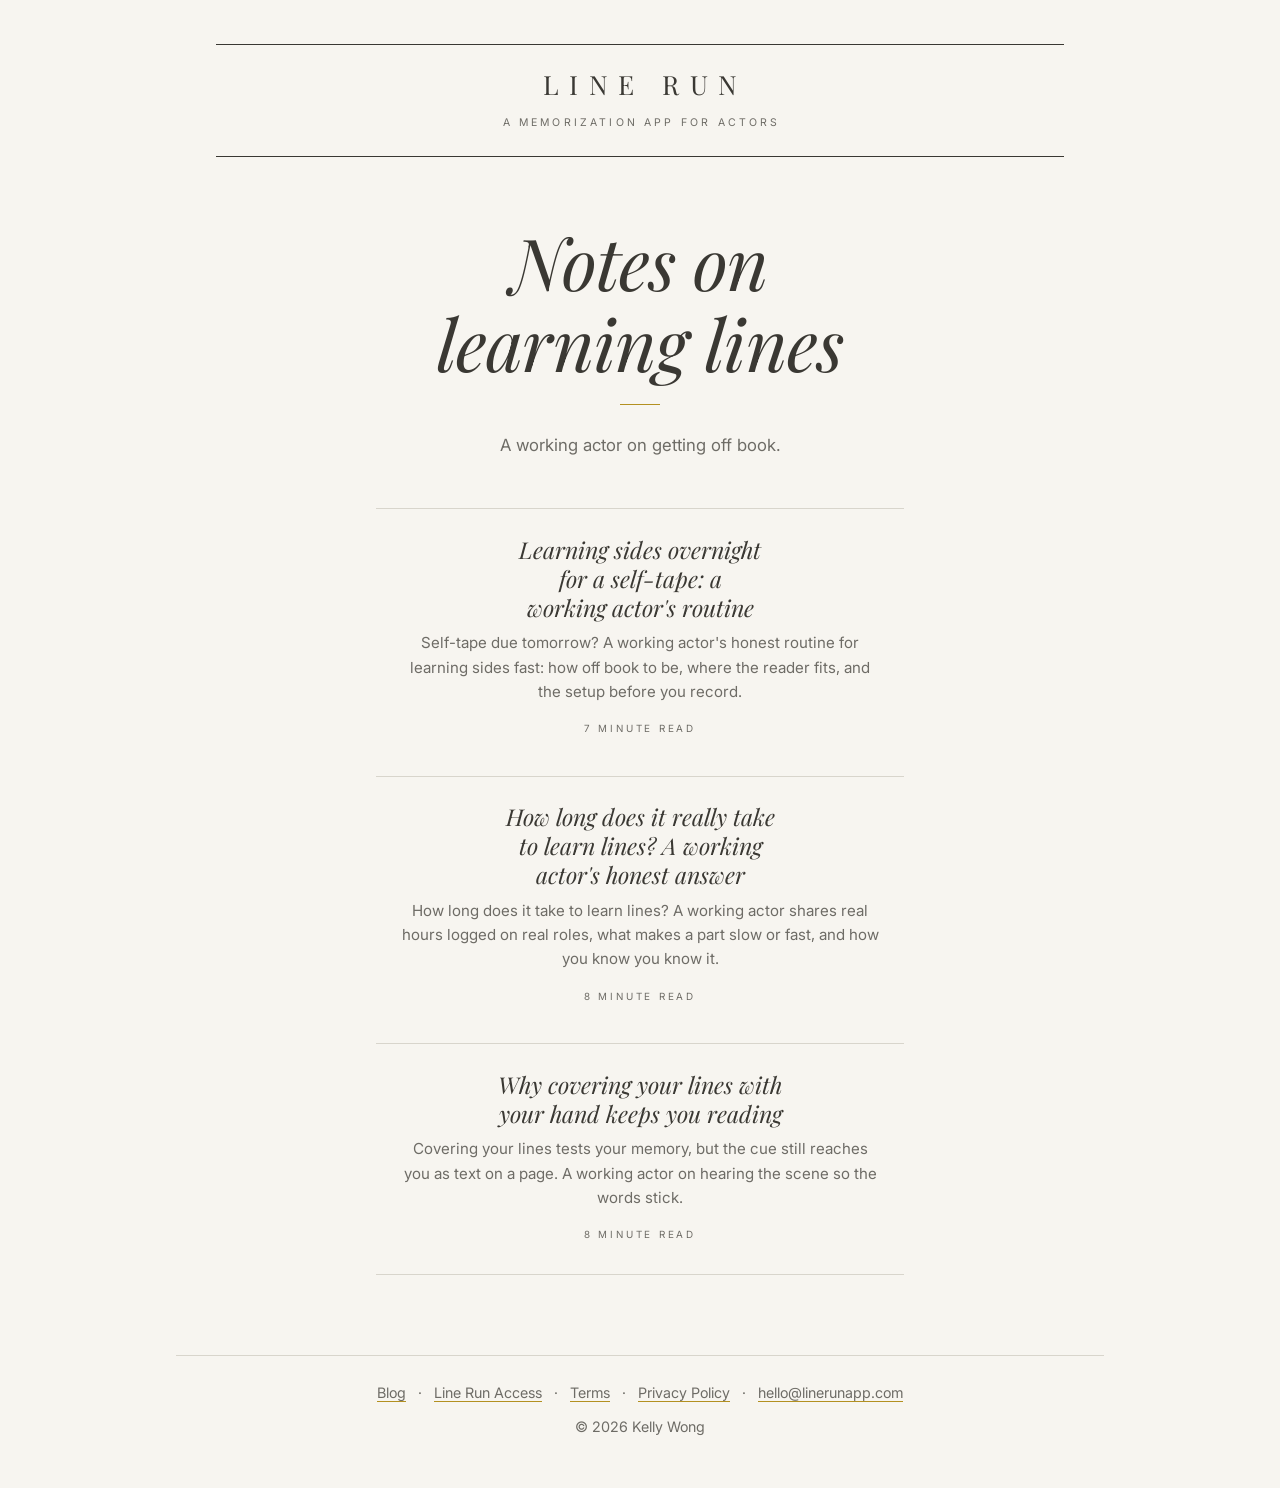
<file: blog/index.html>
<!doctype html>
<html lang="en-CA">
<head>
<meta charset="utf-8">
<meta name="viewport" content="width=device-width, initial-scale=1">
<meta name="color-scheme" content="light">
<title>Notes on learning lines · Line Run</title>
<meta name="description" content="A working actor on getting off book.">
<meta name="apple-itunes-app" content="app-id=6785331408">
<link rel="canonical" href="https://linerunapp.com/blog/">
<meta property="og:type" content="website">
<meta property="og:site_name" content="Line Run">
<meta property="og:title" content="Notes on learning lines · Line Run">
<meta property="og:description" content="A working actor on getting off book.">
<meta property="og:url" content="https://linerunapp.com/blog/">
<meta property="og:image" content="https://linerunapp.com/img/share.jpg">
<meta property="og:image:width" content="1200">
<meta property="og:image:height" content="630">
<meta property="og:image:alt" content="Line Run, a memorization app for actors, beside an iPhone showing the app&#8217;s Rehearse screen with the actor&#8217;s lines marked in gold.">
<meta name="twitter:card" content="summary_large_image">
<link rel="icon" href="../favicon.ico" sizes="16x16 32x32 48x48">
<link rel="icon" type="image/png" href="../img/icon-32.png" sizes="32x32">
<link rel="apple-touch-icon" href="../img/icon-180.png">
<link rel="stylesheet" href="../style.css">
</head>
<body>
<div class="wrap">
<header class="site"><div class="page">
<div class="titleblock">
<p class="name"><a href="../">Line Run</a></p>
<p class="sub">A memorization app for actors</p>
</div>
</div></header>
<main>
<div class="page blog blogindex">
<h1>Notes on learning lines</h1>
<div class="hrule"></div>
<p class="lead">A working actor on getting off book.</p>
<ul class="postlist">
<li><span class="pt"><a href="learning-sides-overnight-self-tape/">Learning sides overnight for a self-tape: a working actor&#x27;s routine</a></span>
<p>Self-tape due tomorrow? A working actor&#x27;s honest routine for learning sides fast: how off book to be, where the reader fits, and the setup before you record.</p>
<span class="rt">7 minute read</span></li>
<li><span class="pt"><a href="how-long-does-it-take-to-learn-lines/">How long does it really take to learn lines? A working actor&#x27;s honest answer</a></span>
<p>How long does it take to learn lines? A working actor shares real hours logged on real roles, what makes a part slow or fast, and how you know you know it.</p>
<span class="rt">8 minute read</span></li>
<li><span class="pt"><a href="covering-your-lines-keeps-you-reading/">Why covering your lines with your hand keeps you reading</a></span>
<p>Covering your lines tests your memory, but the cue still reaches you as text on a page. A working actor on hearing the scene so the words stick.</p>
<span class="rt">8 minute read</span></li>
</ul>
</div>
</main>
<footer class="site"><div class="page">
  <nav><a href="../blog/">Blog</a><span aria-hidden="true">·</span><a href="../access/">Line Run Access</a><span aria-hidden="true">·</span><a href="../terms/">Terms</a><span aria-hidden="true">·</span><a href="../privacy/">Privacy Policy</a><span aria-hidden="true">·</span><span class="em" data-b="olleh" data-a="moc.ppanurenil">hello at linerunapp dot com</span></nav>
  <p>© <span id="yr">2026</span> Kelly Wong</p>
  <script>try{document.getElementById('yr').textContent=new Date().getFullYear()}catch(e){}</script>
  <script>try{document.querySelectorAll('.em').forEach(function(e){var r=function(k){return e.getAttribute(k).split('').reverse().join('')},a=r('data-b')+'@'+r('data-a'),l=document.createElement('a');l.href='mailto:'+a;l.textContent=a;e.replaceWith(l)})}catch(x){}</script>
</div></footer>
</div>
</body>
</html>
</file>
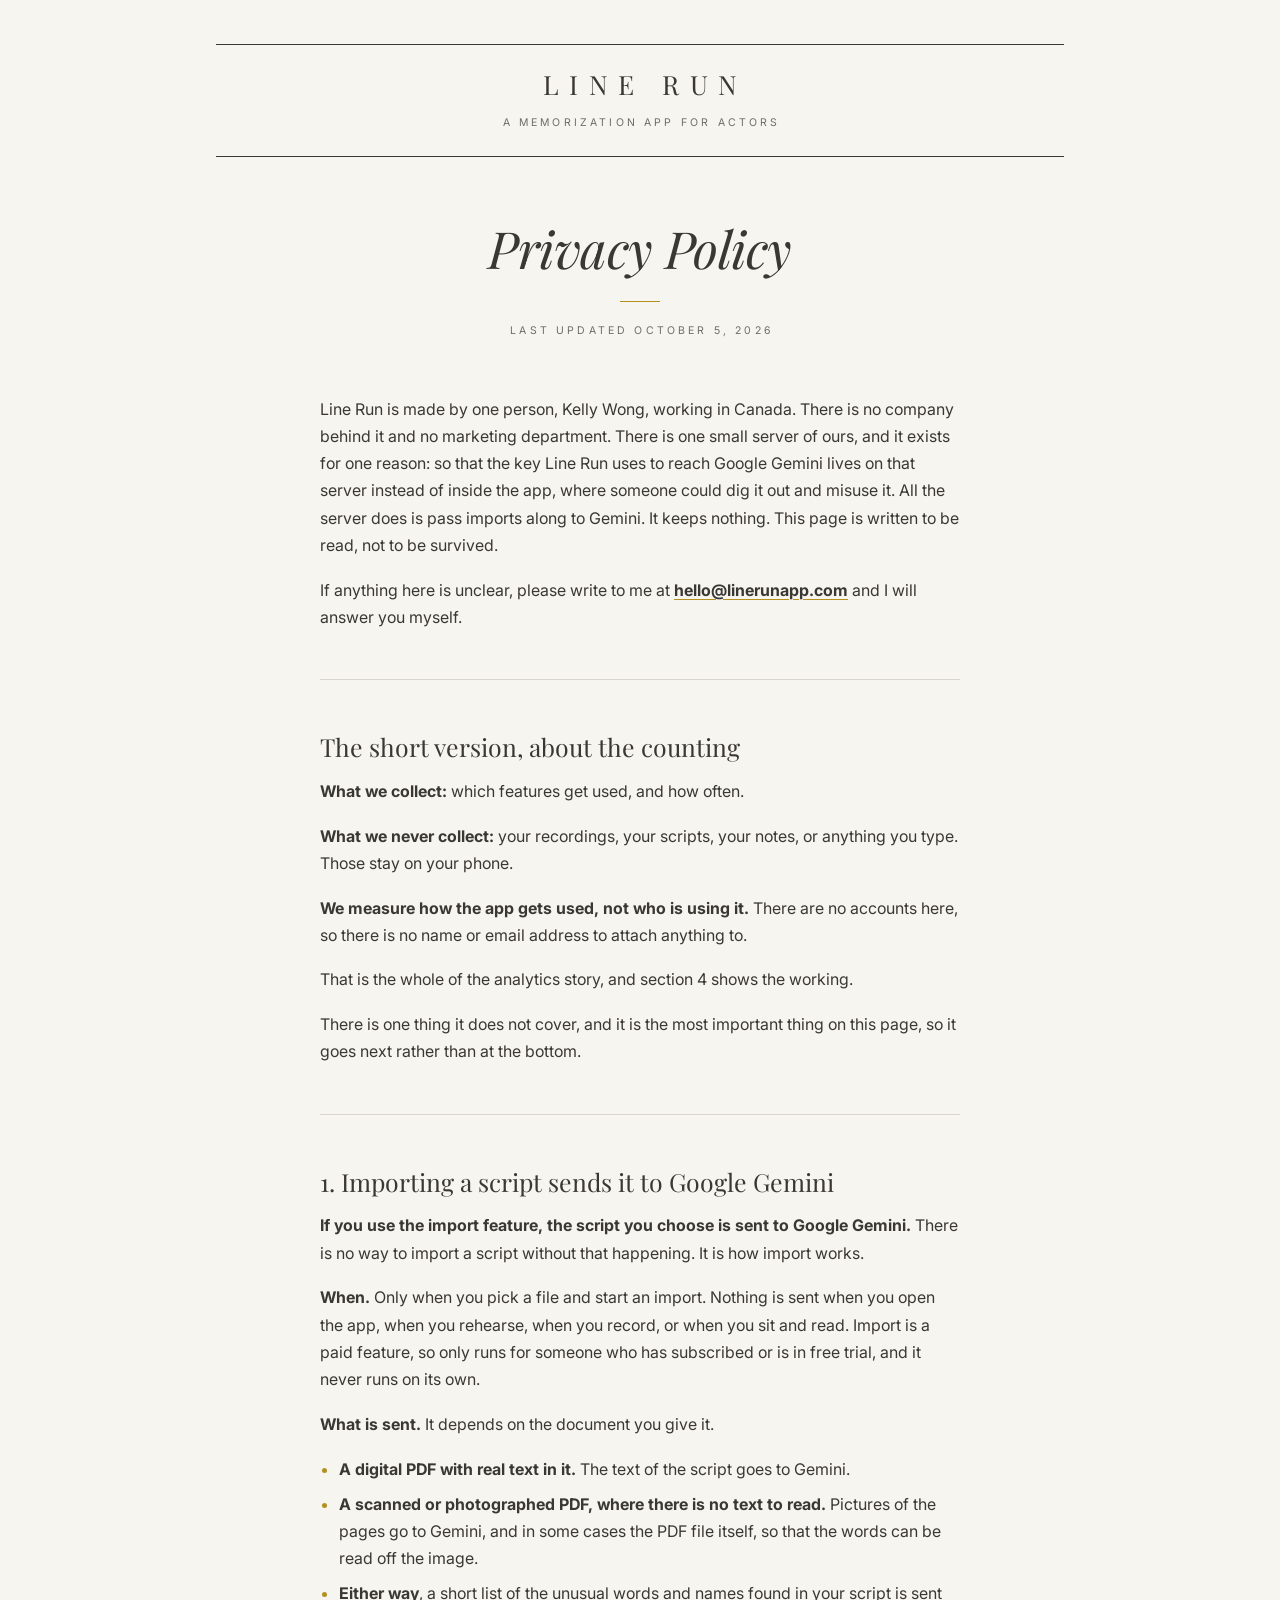
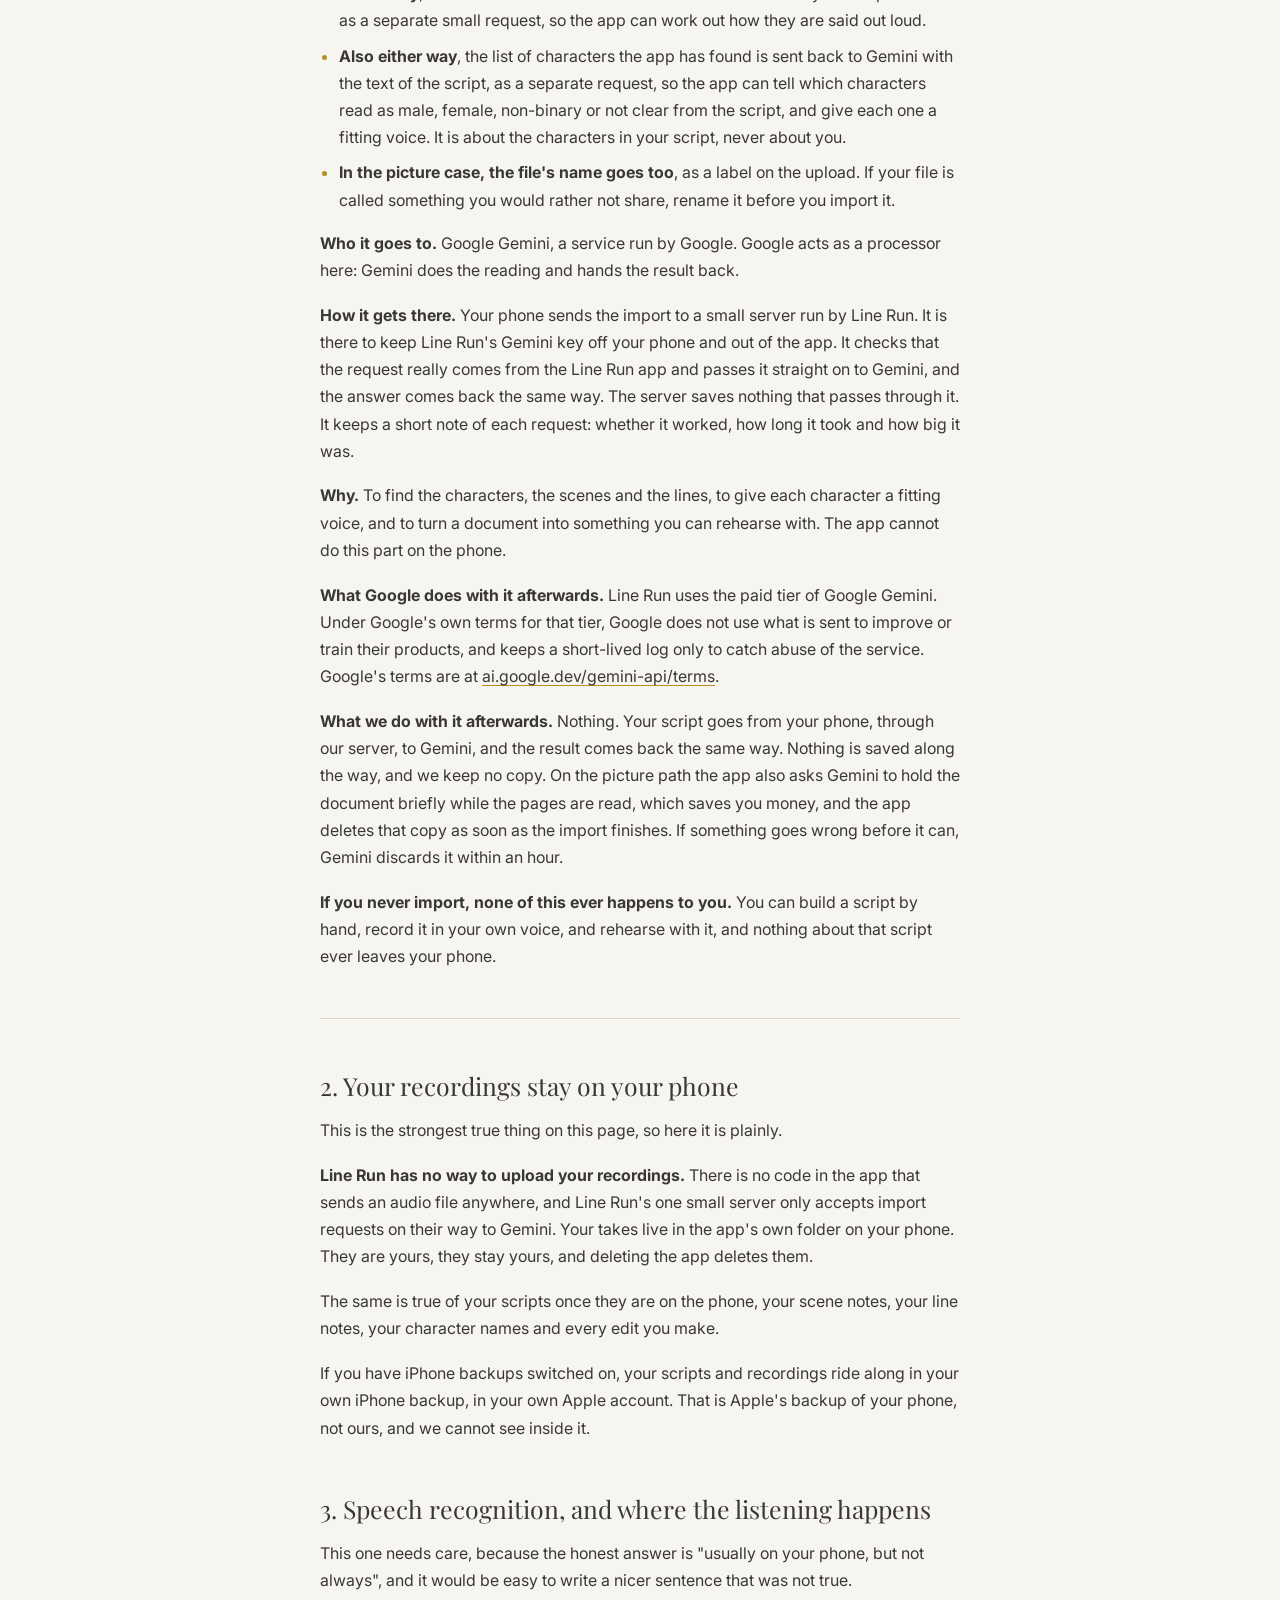
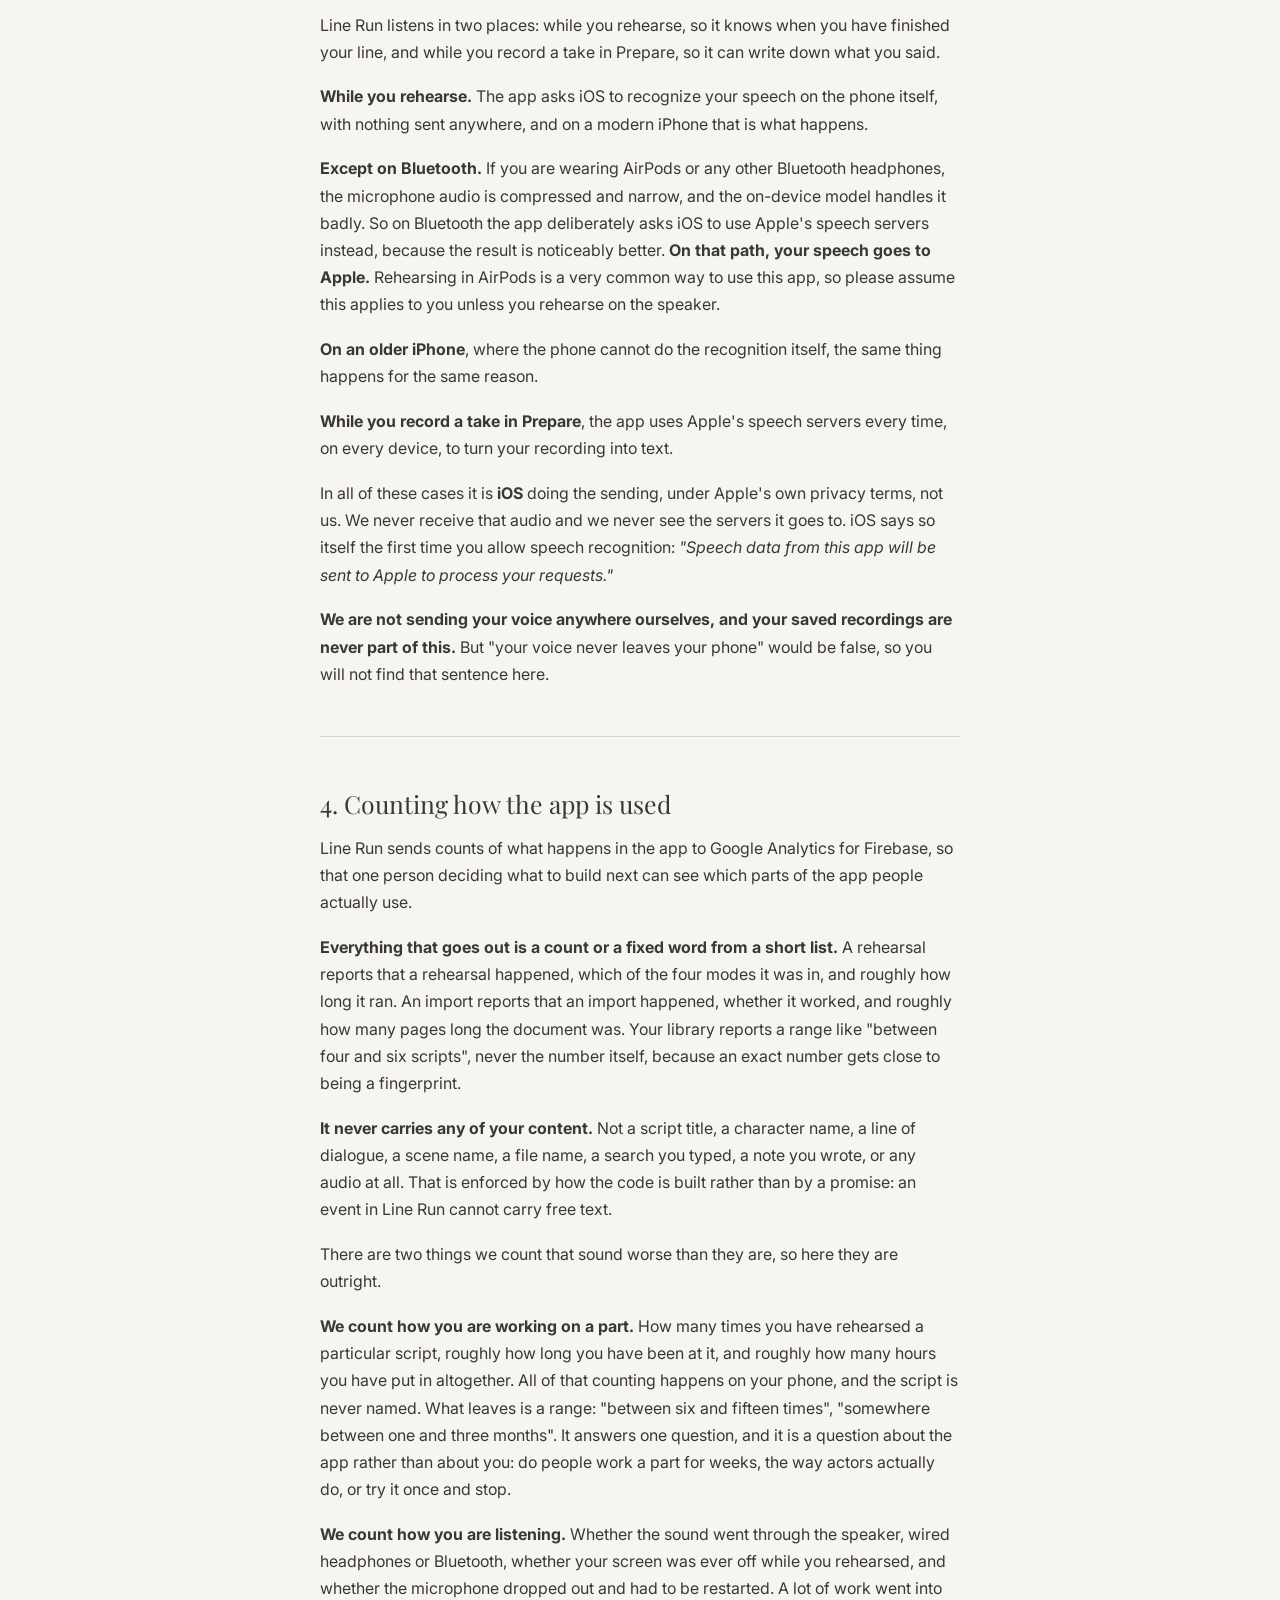
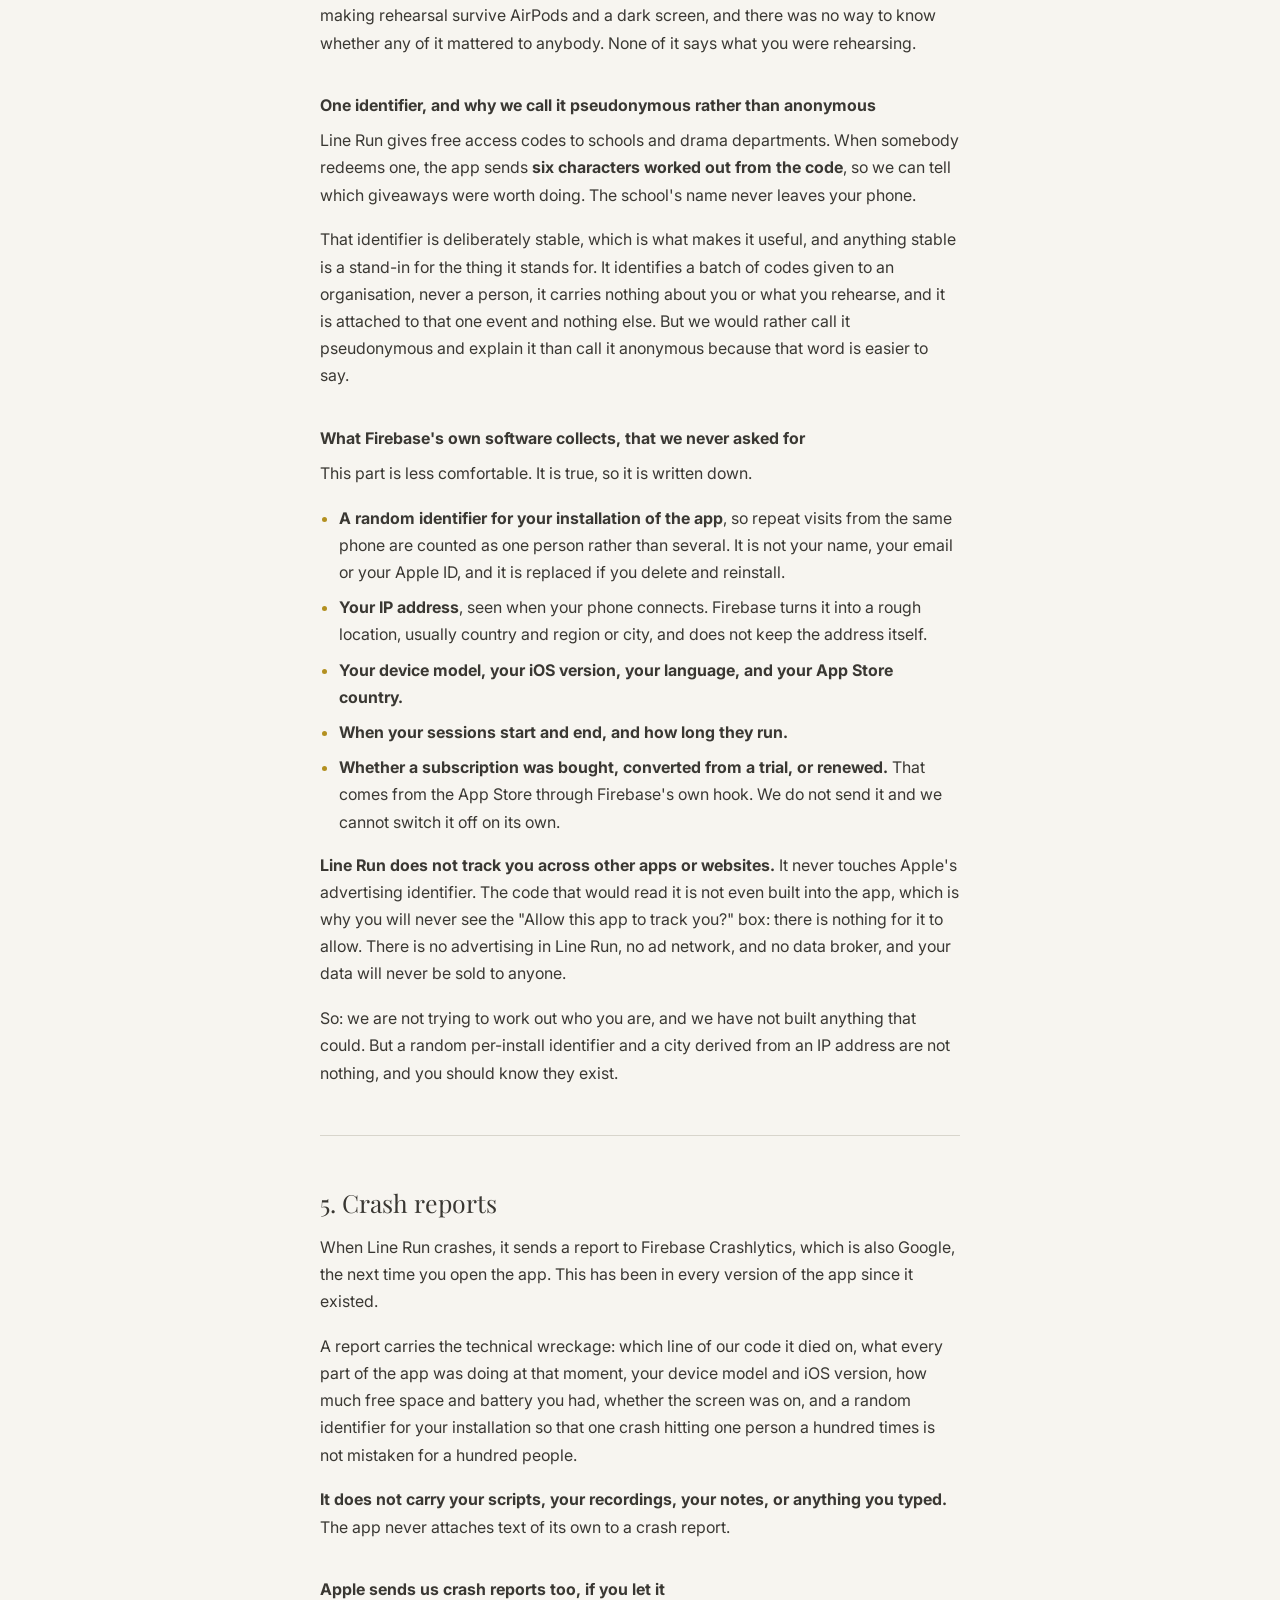
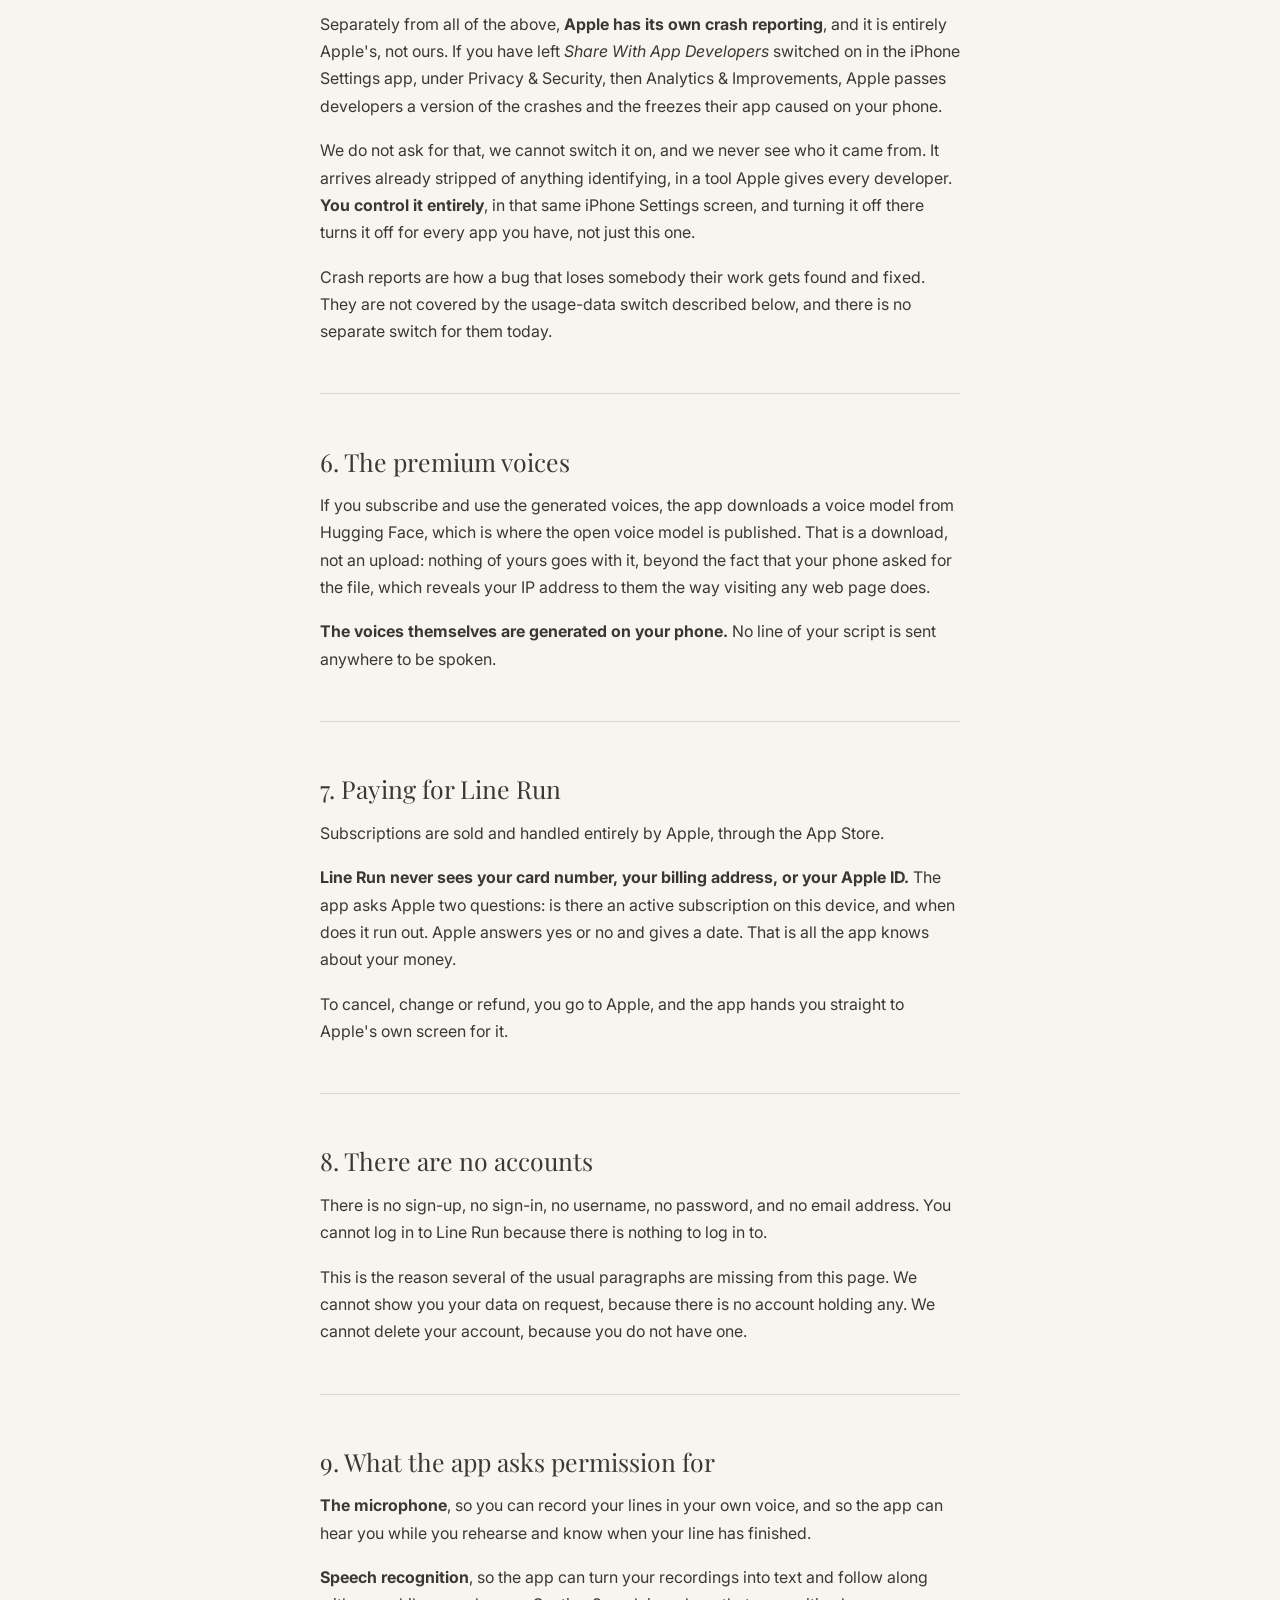
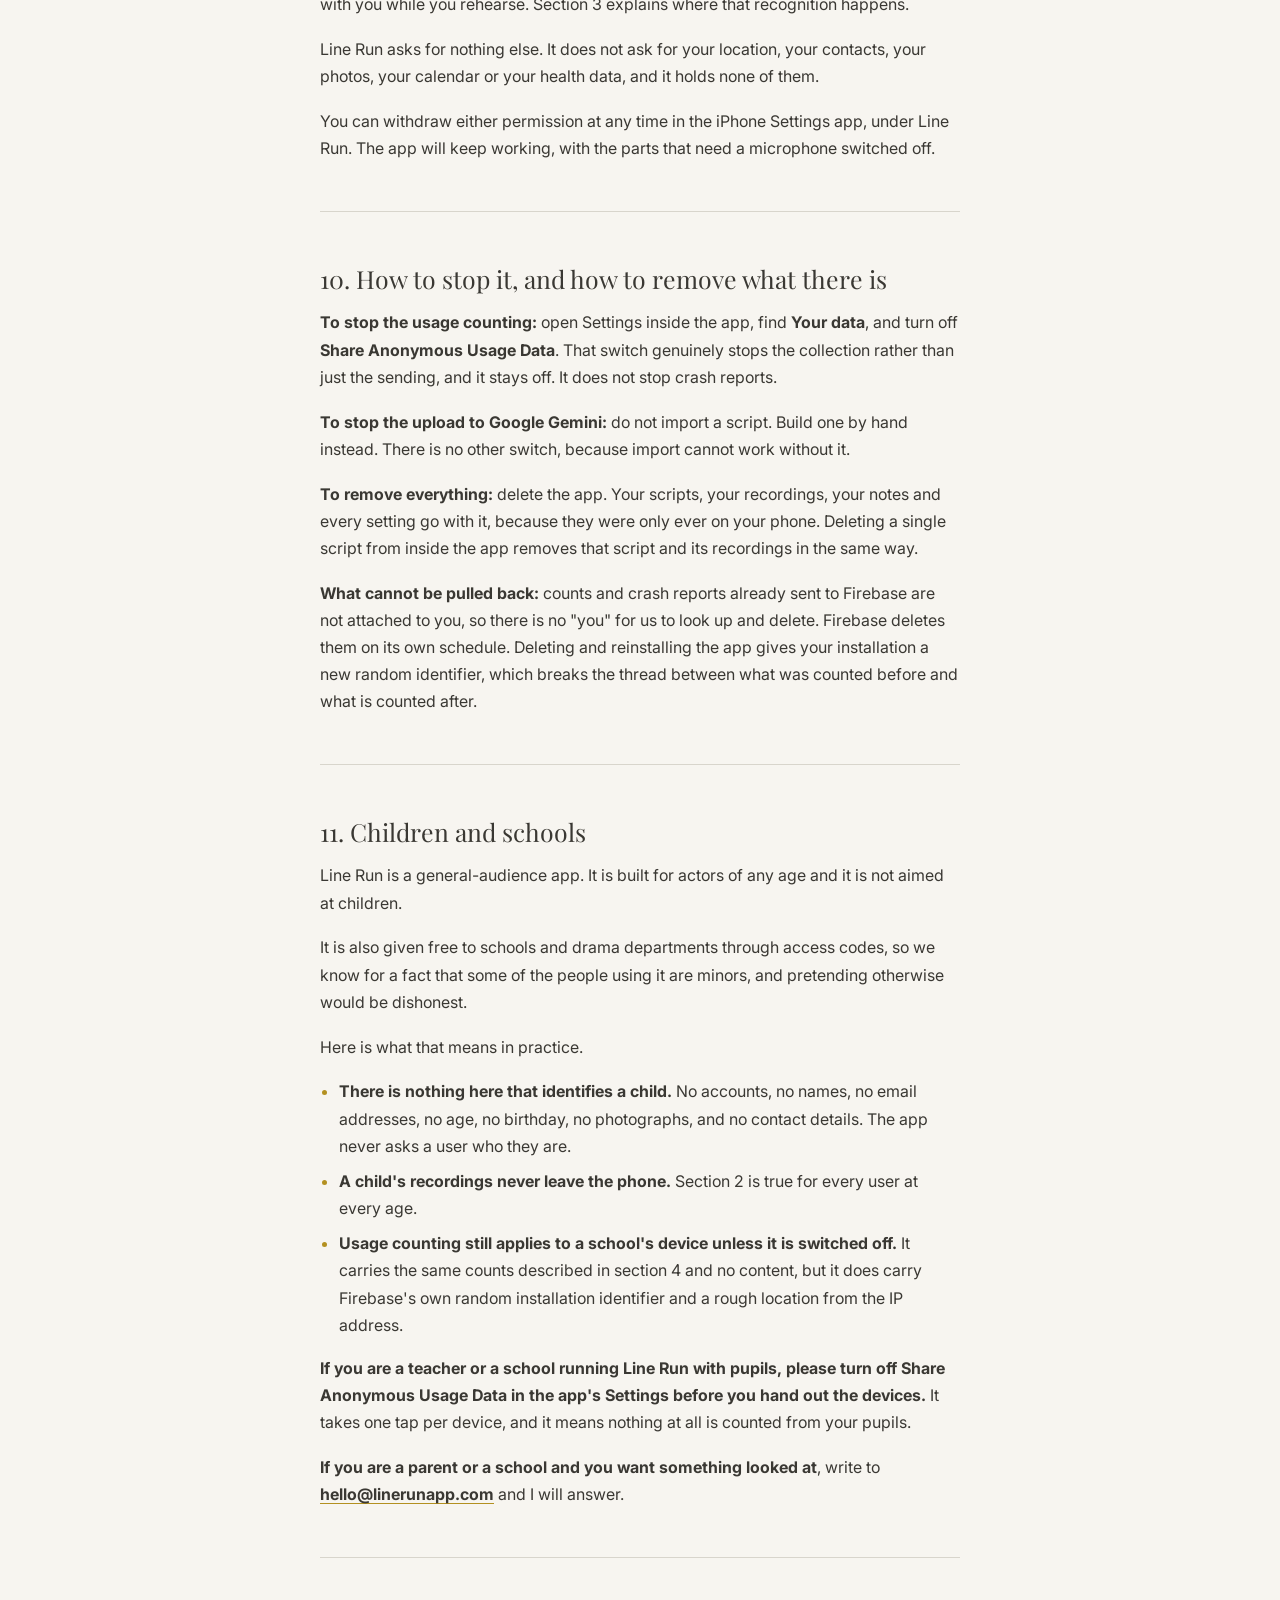
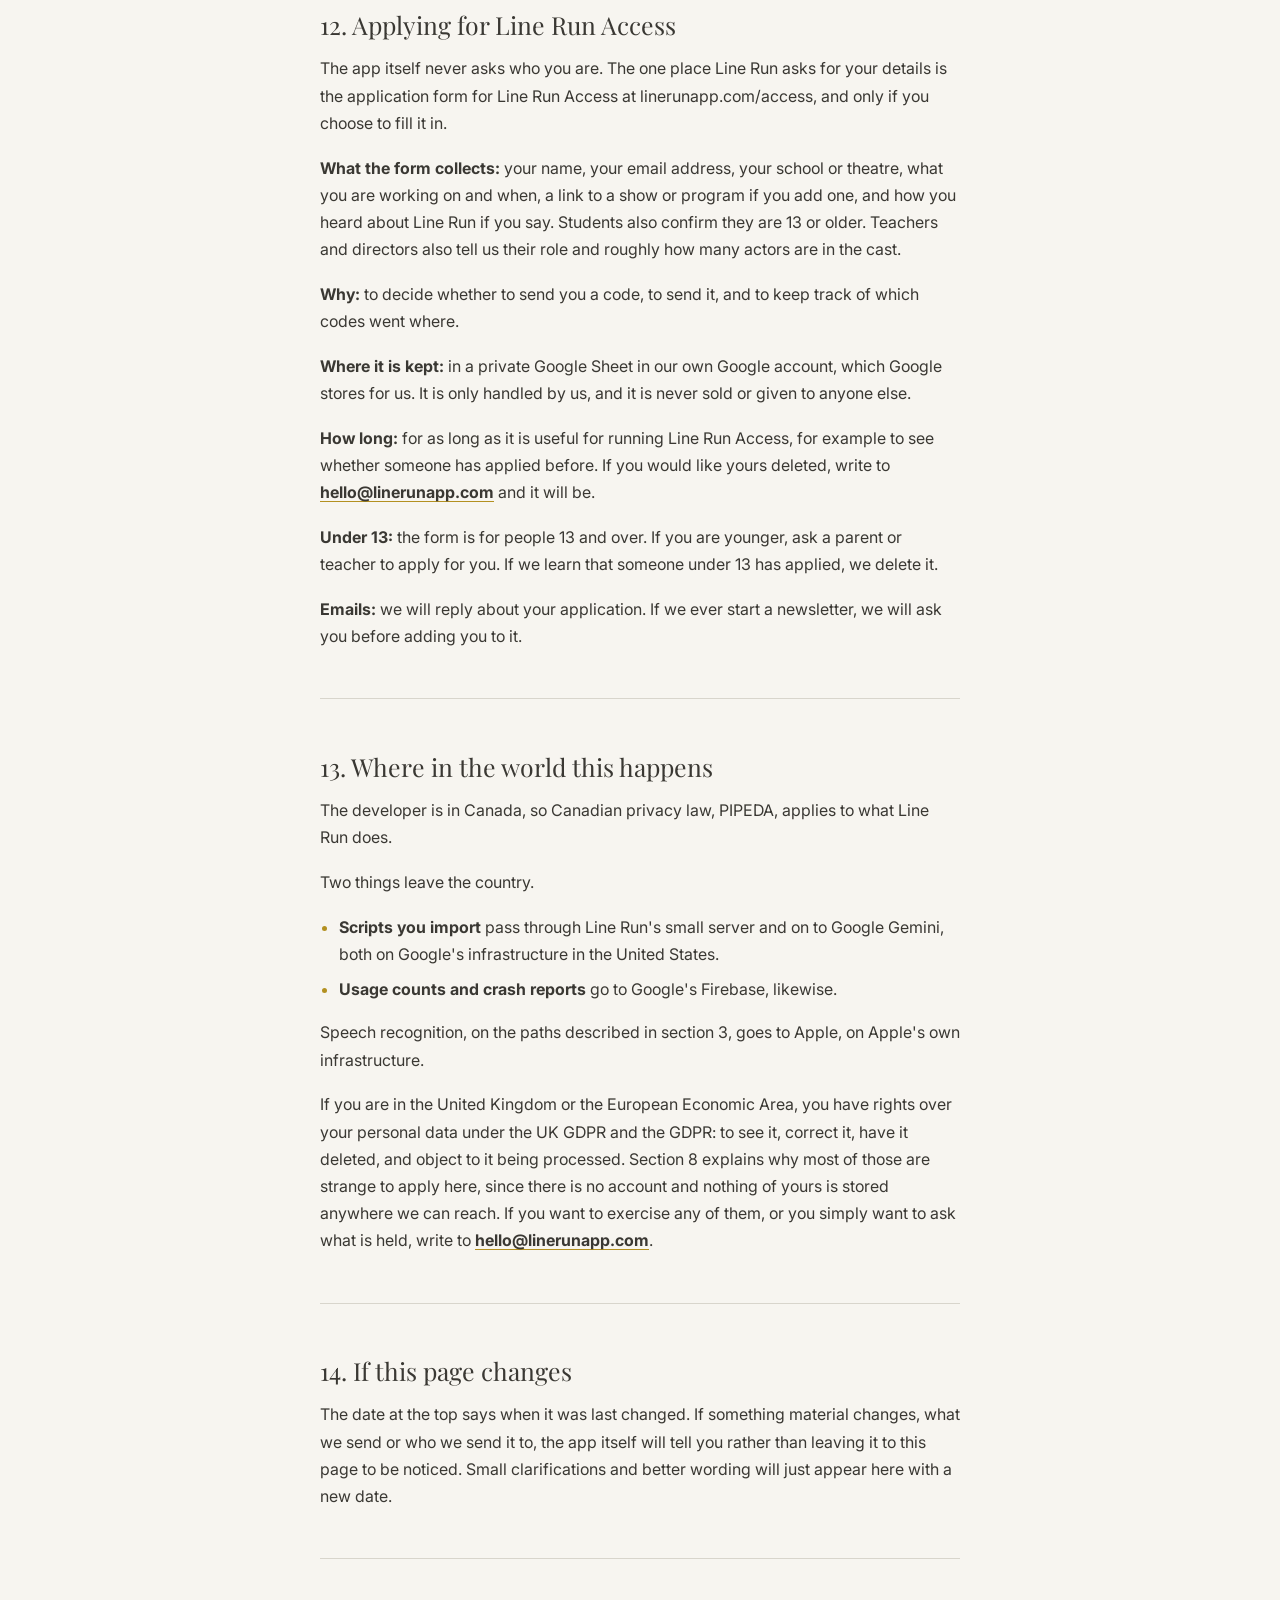
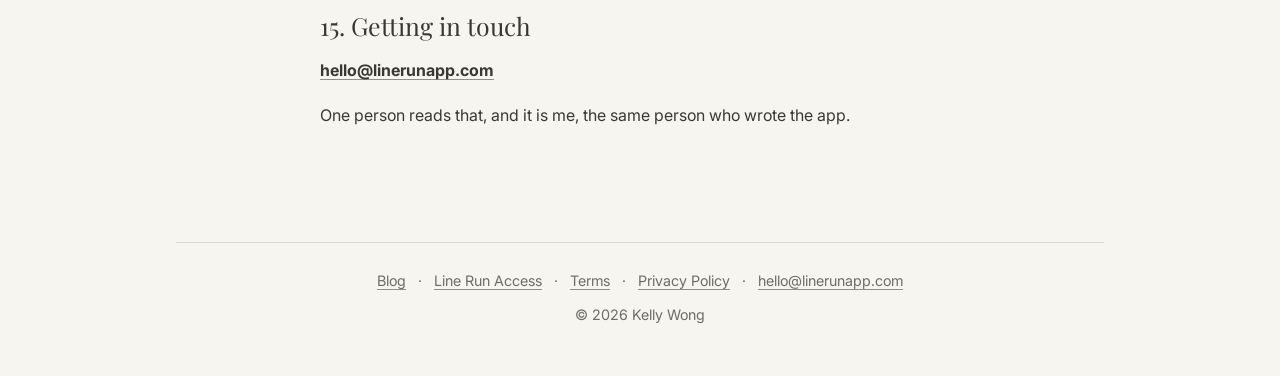
<file: privacy/index.html>
<!doctype html>
<html lang="en-CA">
<head>
<meta charset="utf-8">
<meta name="viewport" content="width=device-width, initial-scale=1">
<meta name="color-scheme" content="light">
<title>Privacy Policy · Line Run</title>
<meta name="description" content="What Line Run sends, where it goes, and what never leaves your phone.">
<meta name="apple-itunes-app" content="app-id=6785331408">
<link rel="canonical" href="https://linerunapp.com/privacy/">
<meta property="og:type" content="website">
<meta property="og:site_name" content="Line Run">
<meta property="og:title" content="Privacy Policy · Line Run">
<meta property="og:description" content="What Line Run sends, where it goes, and what never leaves your phone.">
<meta property="og:url" content="https://linerunapp.com/privacy/">
<meta property="og:image" content="https://linerunapp.com/img/share.jpg">
<meta property="og:image:width" content="1200">
<meta property="og:image:height" content="630">
<meta property="og:image:alt" content="Line Run, a memorization app for actors, beside an iPhone showing the app&#8217;s Rehearse screen with the actor&#8217;s lines marked in gold.">
<meta name="twitter:card" content="summary_large_image">
<link rel="icon" href="../favicon.ico" sizes="16x16 32x32 48x48">
<link rel="icon" type="image/png" href="../img/icon-32.png" sizes="32x32">
<link rel="apple-touch-icon" href="../img/icon-180.png">
<link rel="stylesheet" href="../style.css">
</head>
<body>
<div class="wrap">
<header class="site"><div class="page">
<div class="titleblock">
<p class="name"><a href="../">Line Run</a></p>
<p class="sub">A memorization app for actors</p>
</div>
</div></header>
<main>
<div class="page doc">
<h1>Privacy Policy</h1>
<p class="meta">Last updated October 5, 2026</p>
<p>Line Run is made by one person, Kelly Wong, working in Canada. There is no company behind it and no marketing department. There is one small server of ours, and it exists for one reason: so that the key Line Run uses to reach Google Gemini lives on that server instead of inside the app, where someone could dig it out and misuse it. All the server does is pass imports along to Gemini. It keeps nothing. This page is written to be read, not to be survived.</p>
<p>If anything here is unclear, please write to me at <strong><a href="&#109;&#97;&#105;&#108;&#116;&#111;&#58;&#104;&#101;&#108;&#108;&#111;&#64;&#108;&#105;&#110;&#101;&#114;&#117;&#110;&#97;&#112;&#112;&#46;&#99;&#111;&#109;">&#104;&#101;&#108;&#108;&#111;&#64;&#108;&#105;&#110;&#101;&#114;&#117;&#110;&#97;&#112;&#112;&#46;&#99;&#111;&#109;</a></strong> and I will answer you myself.</p>
<hr>
<h2 id="the-short-version-about-the-counting">The short version, about the counting</h2>
<p><strong>What we collect:</strong> which features get used, and how often.</p>
<p><strong>What we never collect:</strong> your recordings, your scripts, your notes, or anything you type. Those stay on your phone.</p>
<p><strong>We measure how the app gets used, not who is using it.</strong> There are no accounts here, so there is no name or email address to attach anything to.</p>
<p>That is the whole of the analytics story, and section 4 shows the working.</p>
<p>There is one thing it does not cover, and it is the most important thing on this page, so it goes next rather than at the bottom.</p>
<hr>
<h2 id="1-importing-a-script-sends-it-to-google-gemini">1. Importing a script sends it to Google Gemini</h2>
<p><strong>If you use the import feature, the script you choose is sent to Google Gemini.</strong> There is no way to import a script without that happening. It is how import works.</p>
<p><strong>When.</strong> Only when you pick a file and start an import. Nothing is sent when you open the app, when you rehearse, when you record, or when you sit and read. Import is a paid feature, so only runs for someone who has subscribed or is in free trial, and it never runs on its own.</p>
<p><strong>What is sent.</strong> It depends on the document you give it.</p>
<ul>
  <li><strong>A digital PDF with real text in it.</strong> The text of the script goes to Gemini.</li>
  <li><strong>A scanned or photographed PDF, where there is no text to read.</strong> Pictures of the pages go to Gemini, and in some cases the PDF file itself, so that the words can be read off the image.</li>
  <li><strong>Either way</strong>, a short list of the unusual words and names found in your script is sent as a separate small request, so the app can work out how they are said out loud.</li>
  <li><strong>Also either way</strong>, the list of characters the app has found is sent back to Gemini with the text of the script, as a separate request, so the app can tell which characters read as male, female, non-binary or not clear from the script, and give each one a fitting voice. It is about the characters in your script, never about you.</li>
  <li><strong>In the picture case, the file's name goes too</strong>, as a label on the upload. If your file is called something you would rather not share, rename it before you import it.</li>
</ul>
<p><strong>Who it goes to.</strong> Google Gemini, a service run by Google. Google acts as a processor here: Gemini does the reading and hands the result back.</p>
<p><strong>How it gets there.</strong> Your phone sends the import to a small server run by Line Run. It is there to keep Line Run's Gemini key off your phone and out of the app. It checks that the request really comes from the Line Run app and passes it straight on to Gemini, and the answer comes back the same way. The server saves nothing that passes through it. It keeps a short note of each request: whether it worked, how long it took and how big it was.</p>
<p><strong>Why.</strong> To find the characters, the scenes and the lines, to give each character a fitting voice, and to turn a document into something you can rehearse with. The app cannot do this part on the phone.</p>
<p><strong>What Google does with it afterwards.</strong> Line Run uses the paid tier of Google Gemini. Under Google's own terms for that tier, Google does not use what is sent to improve or train their products, and keeps a short-lived log only to catch abuse of the service. Google's terms are at <a href="https://ai.google.dev/gemini-api/terms">ai.google.dev/gemini-api/terms</a>.</p>
<p><strong>What we do with it afterwards.</strong> Nothing. Your script goes from your phone, through our server, to Gemini, and the result comes back the same way. Nothing is saved along the way, and we keep no copy. On the picture path the app also asks Gemini to hold the document briefly while the pages are read, which saves you money, and the app deletes that copy as soon as the import finishes. If something goes wrong before it can, Gemini discards it within an hour.</p>
<p><strong>If you never import, none of this ever happens to you.</strong> You can build a script by hand, record it in your own voice, and rehearse with it, and nothing about that script ever leaves your phone.</p>
<hr>
<h2 id="2-your-recordings-stay-on-your-phone">2. Your recordings stay on your phone</h2>
<p>This is the strongest true thing on this page, so here it is plainly.</p>
<p><strong>Line Run has no way to upload your recordings.</strong> There is no code in the app that sends an audio file anywhere, and Line Run's one small server only accepts import requests on their way to Gemini. Your takes live in the app's own folder on your phone. They are yours, they stay yours, and deleting the app deletes them.</p>
<p>The same is true of your scripts once they are on the phone, your scene notes, your line notes, your character names and every edit you make.</p>
<p>If you have iPhone backups switched on, your scripts and recordings ride along in your own iPhone backup, in your own Apple account. That is Apple's backup of your phone, not ours, and we cannot see inside it.</p>
<h2 id="3-speech-recognition-and-where-the-listening-happens">3. Speech recognition, and where the listening happens</h2>
<p>This one needs care, because the honest answer is "usually on your phone, but not always", and it would be easy to write a nicer sentence that was not true.</p>
<p>Line Run listens in two places: while you rehearse, so it knows when you have finished your line, and while you record a take in Prepare, so it can write down what you said.</p>
<p><strong>While you rehearse.</strong> The app asks iOS to recognize your speech on the phone itself, with nothing sent anywhere, and on a modern iPhone that is what happens.</p>
<p><strong>Except on Bluetooth.</strong> If you are wearing AirPods or any other Bluetooth headphones, the microphone audio is compressed and narrow, and the on-device model handles it badly. So on Bluetooth the app deliberately asks iOS to use Apple's speech servers instead, because the result is noticeably better. <strong>On that path, your speech goes to Apple.</strong> Rehearsing in AirPods is a very common way to use this app, so please assume this applies to you unless you rehearse on the speaker.</p>
<p><strong>On an older iPhone</strong>, where the phone cannot do the recognition itself, the same thing happens for the same reason.</p>
<p><strong>While you record a take in Prepare</strong>, the app uses Apple's speech servers every time, on every device, to turn your recording into text.</p>
<p>In all of these cases it is <strong>iOS</strong> doing the sending, under Apple's own privacy terms, not us. We never receive that audio and we never see the servers it goes to. iOS says so itself the first time you allow speech recognition: <em>"Speech data from this app will be sent to Apple to process your requests."</em></p>
<p><strong>We are not sending your voice anywhere ourselves, and your saved recordings are never part of this.</strong> But "your voice never leaves your phone" would be false, so you will not find that sentence here.</p>
<hr>
<h2 id="4-counting-how-the-app-is-used">4. Counting how the app is used</h2>
<p>Line Run sends counts of what happens in the app to Google Analytics for Firebase, so that one person deciding what to build next can see which parts of the app people actually use.</p>
<p><strong>Everything that goes out is a count or a fixed word from a short list.</strong> A rehearsal reports that a rehearsal happened, which of the four modes it was in, and roughly how long it ran. An import reports that an import happened, whether it worked, and roughly how many pages long the document was. Your library reports a range like "between four and six scripts", never the number itself, because an exact number gets close to being a fingerprint.</p>
<p><strong>It never carries any of your content.</strong> Not a script title, a character name, a line of dialogue, a scene name, a file name, a search you typed, a note you wrote, or any audio at all. That is enforced by how the code is built rather than by a promise: an event in Line Run cannot carry free text.</p>
<p>There are two things we count that sound worse than they are, so here they are outright.</p>
<p><strong>We count how you are working on a part.</strong> How many times you have rehearsed a particular script, roughly how long you have been at it, and roughly how many hours you have put in altogether. All of that counting happens on your phone, and the script is never named. What leaves is a range: "between six and fifteen times", "somewhere between one and three months". It answers one question, and it is a question about the app rather than about you: do people work a part for weeks, the way actors actually do, or try it once and stop.</p>
<p><strong>We count how you are listening.</strong> Whether the sound went through the speaker, wired headphones or Bluetooth, whether your screen was ever off while you rehearsed, and whether the microphone dropped out and had to be restarted. A lot of work went into making rehearsal survive AirPods and a dark screen, and there was no way to know whether any of it mattered to anybody. None of it says what you were rehearsing.</p>
<h3 id="one-identifier-and-why-we-call-it-pseudonymous-rather-than-anonymous">One identifier, and why we call it pseudonymous rather than anonymous</h3>
<p>Line Run gives free access codes to schools and drama departments. When somebody redeems one, the app sends <strong>six characters worked out from the code</strong>, so we can tell which giveaways were worth doing. The school's name never leaves your phone.</p>
<p>That identifier is deliberately stable, which is what makes it useful, and anything stable is a stand-in for the thing it stands for. It identifies a batch of codes given to an organisation, never a person, it carries nothing about you or what you rehearse, and it is attached to that one event and nothing else. But we would rather call it pseudonymous and explain it than call it anonymous because that word is easier to say.</p>
<h3 id="what-firebase-s-own-software-collects-that-we-never-asked-for">What Firebase's own software collects, that we never asked for</h3>
<p>This part is less comfortable. It is true, so it is written down.</p>
<ul>
  <li><strong>A random identifier for your installation of the app</strong>, so repeat visits from the same phone are counted as one person rather than several. It is not your name, your email or your Apple ID, and it is replaced if you delete and reinstall.</li>
  <li><strong>Your IP address</strong>, seen when your phone connects. Firebase turns it into a rough location, usually country and region or city, and does not keep the address itself.</li>
  <li><strong>Your device model, your iOS version, your language, and your App Store country.</strong></li>
  <li><strong>When your sessions start and end, and how long they run.</strong></li>
  <li><strong>Whether a subscription was bought, converted from a trial, or renewed.</strong> That comes from the App Store through Firebase's own hook. We do not send it and we cannot switch it off on its own.</li>
</ul>
<p><strong>Line Run does not track you across other apps or websites.</strong> It never touches Apple's advertising identifier. The code that would read it is not even built into the app, which is why you will never see the "Allow this app to track you?" box: there is nothing for it to allow. There is no advertising in Line Run, no ad network, and no data broker, and your data will never be sold to anyone.</p>
<p>So: we are not trying to work out who you are, and we have not built anything that could. But a random per-install identifier and a city derived from an IP address are not nothing, and you should know they exist.</p>
<hr>
<h2 id="5-crash-reports">5. Crash reports</h2>
<p>When Line Run crashes, it sends a report to Firebase Crashlytics, which is also Google, the next time you open the app. This has been in every version of the app since it existed.</p>
<p>A report carries the technical wreckage: which line of our code it died on, what every part of the app was doing at that moment, your device model and iOS version, how much free space and battery you had, whether the screen was on, and a random identifier for your installation so that one crash hitting one person a hundred times is not mistaken for a hundred people.</p>
<p><strong>It does not carry your scripts, your recordings, your notes, or anything you typed.</strong> The app never attaches text of its own to a crash report.</p>
<h3 id="apple-sends-us-crash-reports-too-if-you-let-it">Apple sends us crash reports too, if you let it</h3>
<p>Separately from all of the above, <strong>Apple has its own crash reporting</strong>, and it is entirely Apple's, not ours. If you have left <em>Share With App Developers</em> switched on in the iPhone Settings app, under Privacy &amp; Security, then Analytics &amp; Improvements, Apple passes developers a version of the crashes and the freezes their app caused on your phone.</p>
<p>We do not ask for that, we cannot switch it on, and we never see who it came from. It arrives already stripped of anything identifying, in a tool Apple gives every developer. <strong>You control it entirely</strong>, in that same iPhone Settings screen, and turning it off there turns it off for every app you have, not just this one.</p>
<p>Crash reports are how a bug that loses somebody their work gets found and fixed. They are not covered by the usage-data switch described below, and there is no separate switch for them today.</p>
<hr>
<h2 id="6-the-premium-voices">6. The premium voices</h2>
<p>If you subscribe and use the generated voices, the app downloads a voice model from Hugging Face, which is where the open voice model is published. That is a download, not an upload: nothing of yours goes with it, beyond the fact that your phone asked for the file, which reveals your IP address to them the way visiting any web page does.</p>
<p><strong>The voices themselves are generated on your phone.</strong> No line of your script is sent anywhere to be spoken.</p>
<hr>
<h2 id="7-paying-for-line-run">7. Paying for Line Run</h2>
<p>Subscriptions are sold and handled entirely by Apple, through the App Store.</p>
<p><strong>Line Run never sees your card number, your billing address, or your Apple ID.</strong> The app asks Apple two questions: is there an active subscription on this device, and when does it run out. Apple answers yes or no and gives a date. That is all the app knows about your money.</p>
<p>To cancel, change or refund, you go to Apple, and the app hands you straight to Apple's own screen for it.</p>
<hr>
<h2 id="8-there-are-no-accounts">8. There are no accounts</h2>
<p>There is no sign-up, no sign-in, no username, no password, and no email address. You cannot log in to Line Run because there is nothing to log in to.</p>
<p>This is the reason several of the usual paragraphs are missing from this page. We cannot show you your data on request, because there is no account holding any. We cannot delete your account, because you do not have one.</p>
<hr>
<h2 id="9-what-the-app-asks-permission-for">9. What the app asks permission for</h2>
<p><strong>The microphone</strong>, so you can record your lines in your own voice, and so the app can hear you while you rehearse and know when your line has finished.</p>
<p><strong>Speech recognition</strong>, so the app can turn your recordings into text and follow along with you while you rehearse. Section 3 explains where that recognition happens.</p>
<p>Line Run asks for nothing else. It does not ask for your location, your contacts, your photos, your calendar or your health data, and it holds none of them.</p>
<p>You can withdraw either permission at any time in the iPhone Settings app, under Line Run. The app will keep working, with the parts that need a microphone switched off.</p>
<hr>
<h2 id="10-how-to-stop-it-and-how-to-remove-what-there-is">10. How to stop it, and how to remove what there is</h2>
<p><strong>To stop the usage counting:</strong> open Settings inside the app, find <strong>Your data</strong>, and turn off <strong>Share Anonymous Usage Data</strong>. That switch genuinely stops the collection rather than just the sending, and it stays off. It does not stop crash reports.</p>
<p><strong>To stop the upload to Google Gemini:</strong> do not import a script. Build one by hand instead. There is no other switch, because import cannot work without it.</p>
<p><strong>To remove everything:</strong> delete the app. Your scripts, your recordings, your notes and every setting go with it, because they were only ever on your phone. Deleting a single script from inside the app removes that script and its recordings in the same way.</p>
<p><strong>What cannot be pulled back:</strong> counts and crash reports already sent to Firebase are not attached to you, so there is no "you" for us to look up and delete. Firebase deletes them on its own schedule. Deleting and reinstalling the app gives your installation a new random identifier, which breaks the thread between what was counted before and what is counted after.</p>
<hr>
<h2 id="11-children-and-schools">11. Children and schools</h2>
<p>Line Run is a general-audience app. It is built for actors of any age and it is not aimed at children.</p>
<p>It is also given free to schools and drama departments through access codes, so we know for a fact that some of the people using it are minors, and pretending otherwise would be dishonest.</p>
<p>Here is what that means in practice.</p>
<ul>
  <li><strong>There is nothing here that identifies a child.</strong> No accounts, no names, no email addresses, no age, no birthday, no photographs, and no contact details. The app never asks a user who they are.</li>
  <li><strong>A child's recordings never leave the phone.</strong> Section 2 is true for every user at every age.</li>
  <li><strong>Usage counting still applies to a school's device unless it is switched off.</strong> It carries the same counts described in section 4 and no content, but it does carry Firebase's own random installation identifier and a rough location from the IP address.</li>
</ul>
<p><strong>If you are a teacher or a school running Line Run with pupils, please turn off Share Anonymous Usage Data in the app's Settings before you hand out the devices.</strong> It takes one tap per device, and it means nothing at all is counted from your pupils.</p>
<p><strong>If you are a parent or a school and you want something looked at</strong>, write to <strong><a href="&#109;&#97;&#105;&#108;&#116;&#111;&#58;&#104;&#101;&#108;&#108;&#111;&#64;&#108;&#105;&#110;&#101;&#114;&#117;&#110;&#97;&#112;&#112;&#46;&#99;&#111;&#109;">&#104;&#101;&#108;&#108;&#111;&#64;&#108;&#105;&#110;&#101;&#114;&#117;&#110;&#97;&#112;&#112;&#46;&#99;&#111;&#109;</a></strong> and I will answer.</p>
<hr>
<h2 id="12-applying-for-line-run-access">12. Applying for Line Run Access</h2>
<p>The app itself never asks who you are. The one place Line Run asks for your details is the application form for Line Run Access at linerunapp.com/access, and only if you choose to fill it in.</p>
<p><strong>What the form collects:</strong> your name, your email address, your school or theatre, what you are working on and when, a link to a show or program if you add one, and how you heard about Line Run if you say. Students also confirm they are 13 or older. Teachers and directors also tell us their role and roughly how many actors are in the cast.</p>
<p><strong>Why:</strong> to decide whether to send you a code, to send it, and to keep track of which codes went where.</p>
<p><strong>Where it is kept:</strong> in a private Google Sheet in our own Google account, which Google stores for us. It is only handled by us, and it is never sold or given to anyone else.</p>
<p><strong>How long:</strong> for as long as it is useful for running Line Run Access, for example to see whether someone has applied before. If you would like yours deleted, write to <strong><a href="&#109;&#97;&#105;&#108;&#116;&#111;&#58;&#104;&#101;&#108;&#108;&#111;&#64;&#108;&#105;&#110;&#101;&#114;&#117;&#110;&#97;&#112;&#112;&#46;&#99;&#111;&#109;">&#104;&#101;&#108;&#108;&#111;&#64;&#108;&#105;&#110;&#101;&#114;&#117;&#110;&#97;&#112;&#112;&#46;&#99;&#111;&#109;</a></strong> and it will be.</p>
<p><strong>Under 13:</strong> the form is for people 13 and over. If you are younger, ask a parent or teacher to apply for you. If we learn that someone under 13 has applied, we delete it.</p>
<p><strong>Emails:</strong> we will reply about your application. If we ever start a newsletter, we will ask you before adding you to it.</p>
<hr>
<h2 id="13-where-in-the-world-this-happens">13. Where in the world this happens</h2>
<p>The developer is in Canada, so Canadian privacy law, PIPEDA, applies to what Line Run does.</p>
<p>Two things leave the country.</p>
<ul>
  <li><strong>Scripts you import</strong> pass through Line Run's small server and on to Google Gemini, both on Google's infrastructure in the United States.</li>
  <li><strong>Usage counts and crash reports</strong> go to Google's Firebase, likewise.</li>
</ul>
<p>Speech recognition, on the paths described in section 3, goes to Apple, on Apple's own infrastructure.</p>
<p>If you are in the United Kingdom or the European Economic Area, you have rights over your personal data under the UK GDPR and the GDPR: to see it, correct it, have it deleted, and object to it being processed. Section 8 explains why most of those are strange to apply here, since there is no account and nothing of yours is stored anywhere we can reach. If you want to exercise any of them, or you simply want to ask what is held, write to <strong><a href="&#109;&#97;&#105;&#108;&#116;&#111;&#58;&#104;&#101;&#108;&#108;&#111;&#64;&#108;&#105;&#110;&#101;&#114;&#117;&#110;&#97;&#112;&#112;&#46;&#99;&#111;&#109;">&#104;&#101;&#108;&#108;&#111;&#64;&#108;&#105;&#110;&#101;&#114;&#117;&#110;&#97;&#112;&#112;&#46;&#99;&#111;&#109;</a></strong>.</p>
<hr>
<h2 id="14-if-this-page-changes">14. If this page changes</h2>
<p>The date at the top says when it was last changed. If something material changes, what we send or who we send it to, the app itself will tell you rather than leaving it to this page to be noticed. Small clarifications and better wording will just appear here with a new date.</p>
<hr>
<h2 id="15-getting-in-touch">15. Getting in touch</h2>
<p><strong><a href="&#109;&#97;&#105;&#108;&#116;&#111;&#58;&#104;&#101;&#108;&#108;&#111;&#64;&#108;&#105;&#110;&#101;&#114;&#117;&#110;&#97;&#112;&#112;&#46;&#99;&#111;&#109;">&#104;&#101;&#108;&#108;&#111;&#64;&#108;&#105;&#110;&#101;&#114;&#117;&#110;&#97;&#112;&#112;&#46;&#99;&#111;&#109;</a></strong></p>
<p>One person reads that, and it is me, the same person who wrote the app.</p>
</div>
</main>
<footer class="site"><div class="page">
  <nav><a href="../blog/">Blog</a><span aria-hidden="true">·</span><a href="../access/">Line Run Access</a><span aria-hidden="true">·</span><a href="../terms/">Terms</a><span aria-hidden="true">·</span><a href="../privacy/">Privacy Policy</a><span aria-hidden="true">·</span><span class="em" data-b="olleh" data-a="moc.ppanurenil">hello at linerunapp dot com</span></nav>
  <p>© <span id="yr">2026</span> Kelly Wong</p>
  <script>try{document.getElementById('yr').textContent=new Date().getFullYear()}catch(e){}</script>
  <script>try{document.querySelectorAll('.em').forEach(function(e){var r=function(k){return e.getAttribute(k).split('').reverse().join('')},a=r('data-b')+'@'+r('data-a'),l=document.createElement('a');l.href='mailto:'+a;l.textContent=a;e.replaceWith(l)})}catch(x){}</script>
</div></footer>
</div>
</body>
</html>
</file>
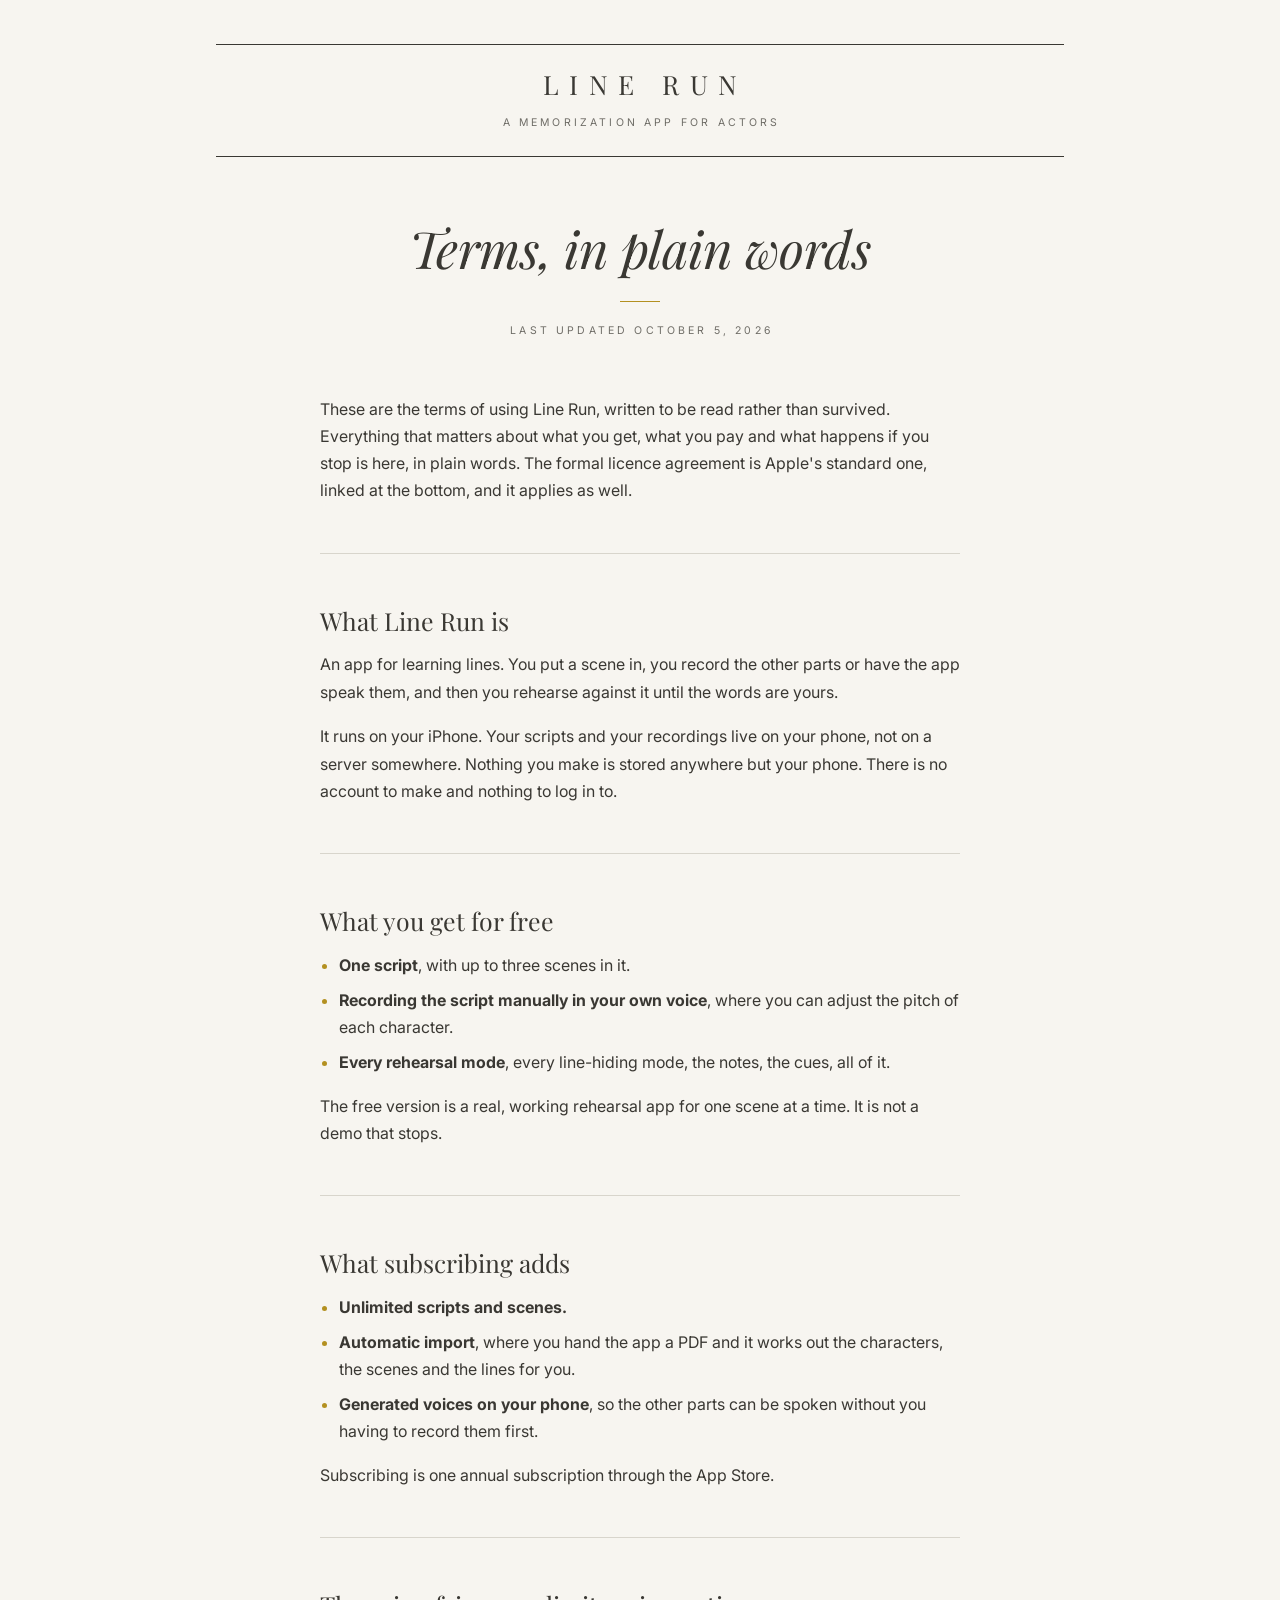
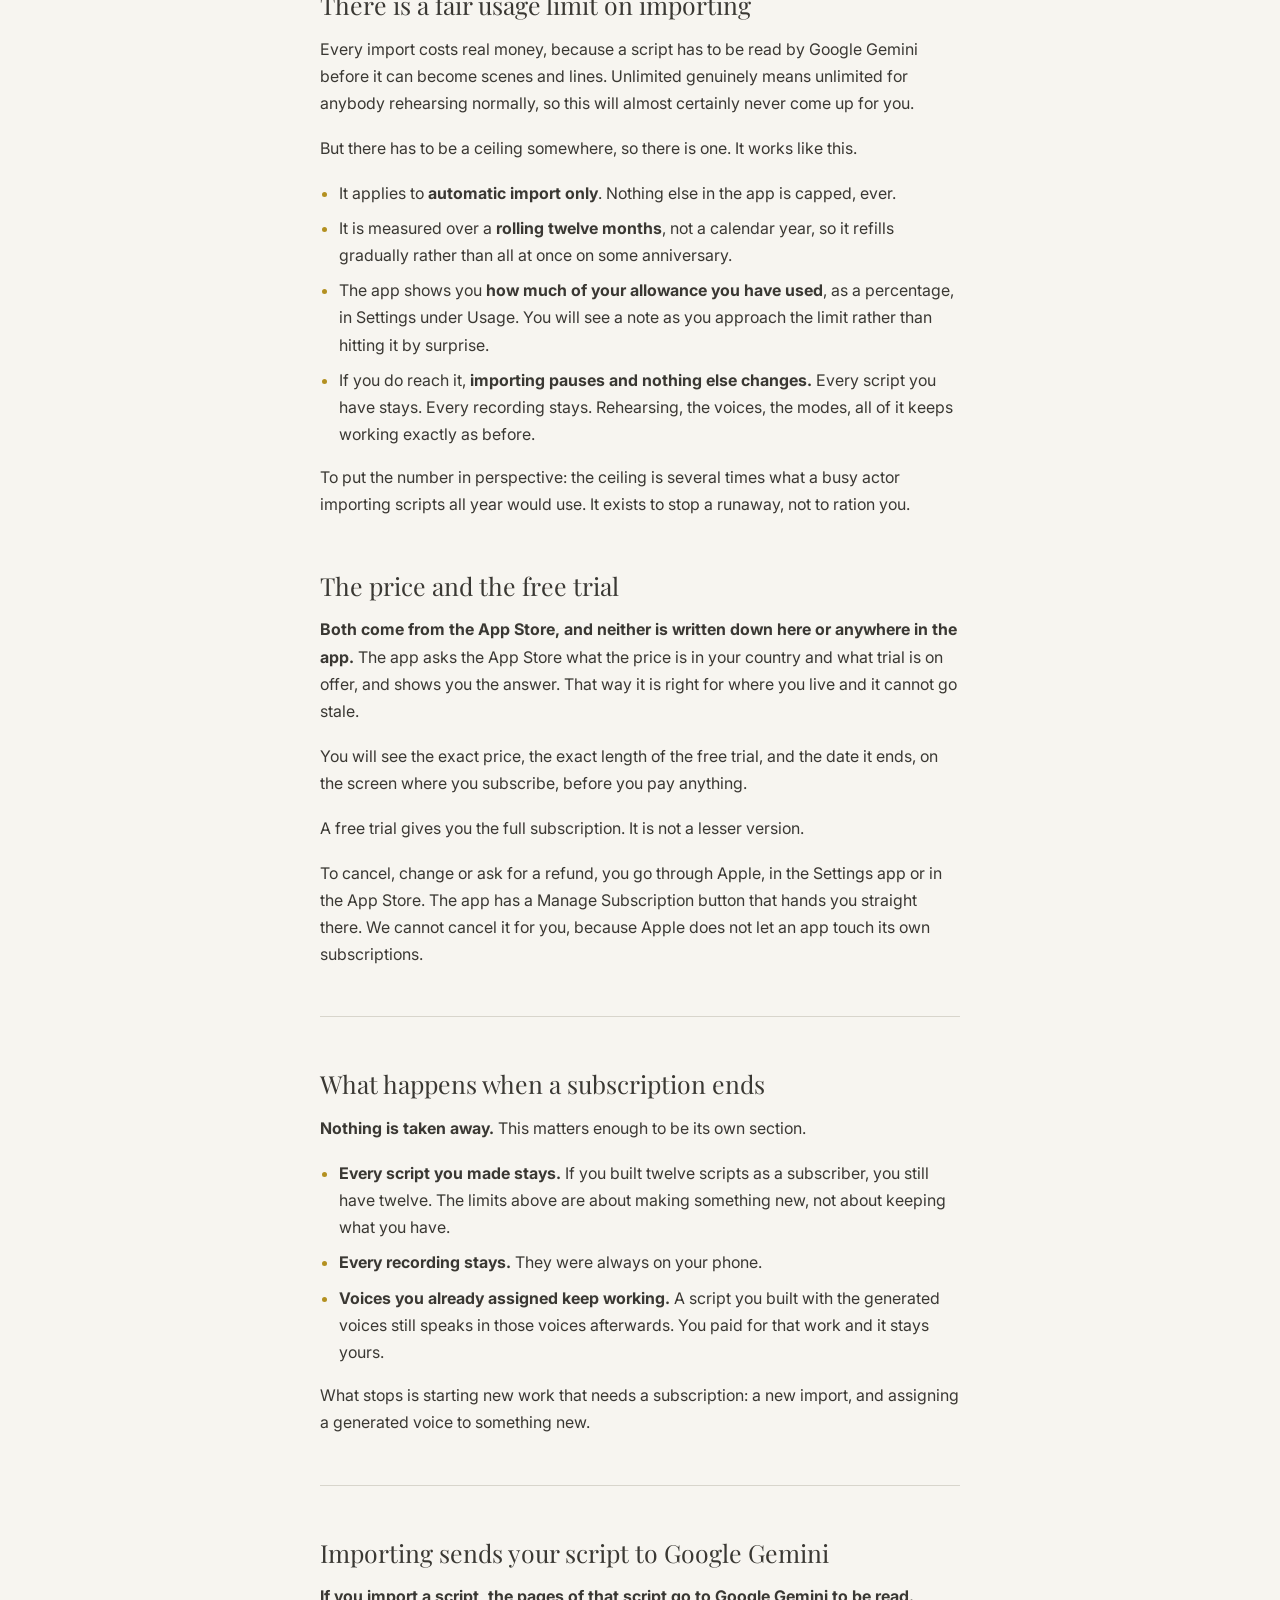
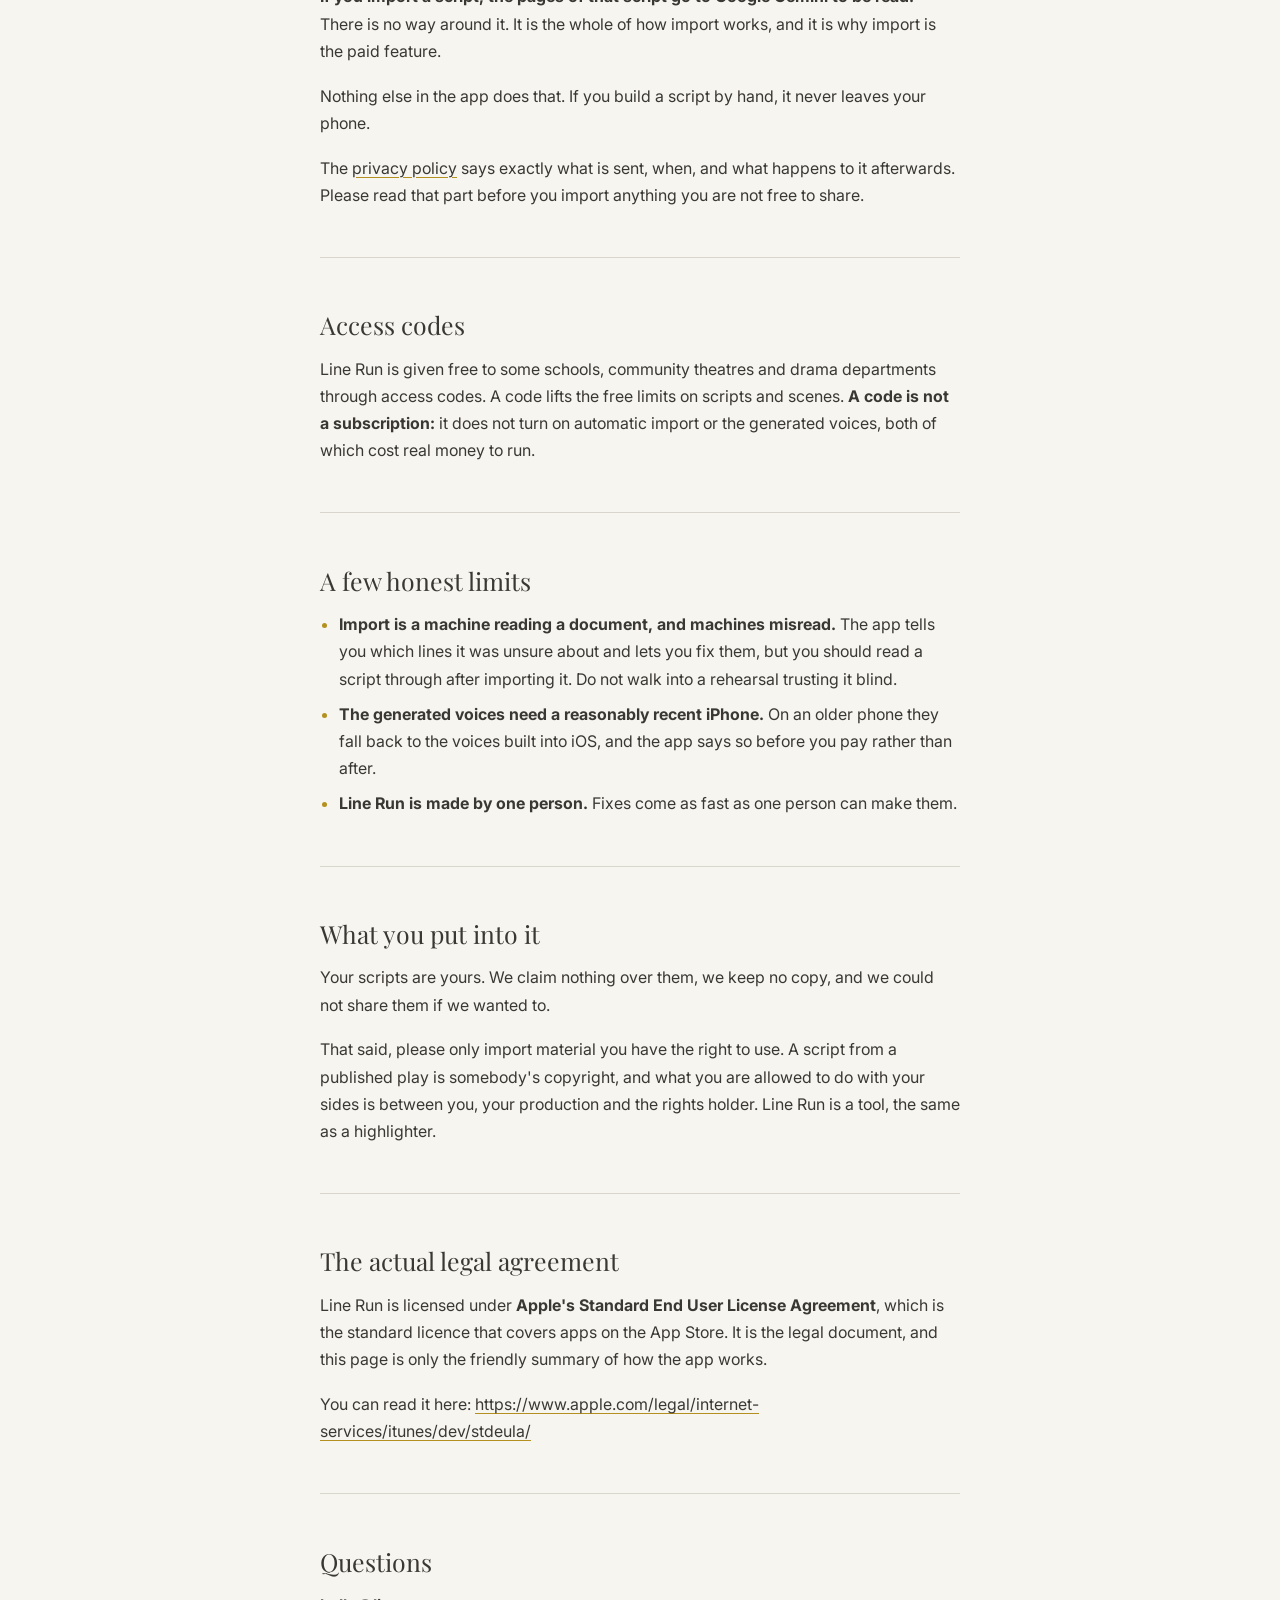
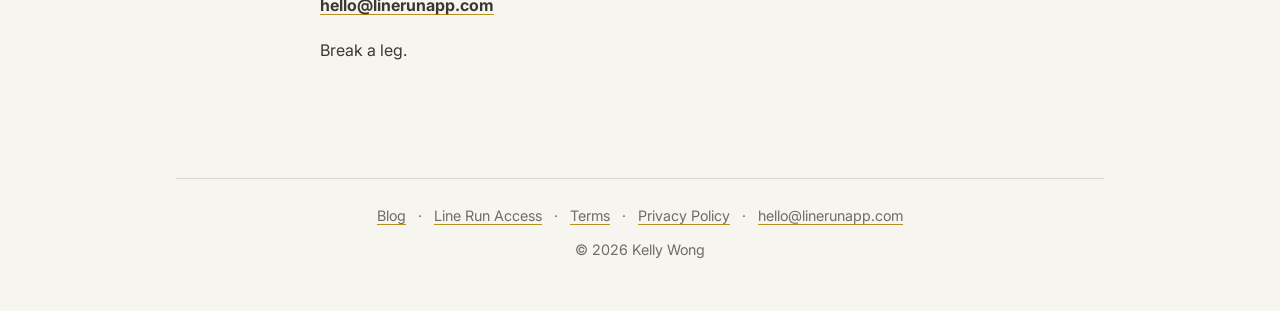
<file: terms/index.html>
<!doctype html>
<html lang="en-CA">
<head>
<meta charset="utf-8">
<meta name="viewport" content="width=device-width, initial-scale=1">
<meta name="color-scheme" content="light">
<title>Terms, in plain words · Line Run</title>
<meta name="description" content="The terms of using Line Run, in plain words.">
<meta name="apple-itunes-app" content="app-id=6785331408">
<link rel="canonical" href="https://linerunapp.com/terms/">
<meta property="og:type" content="website">
<meta property="og:site_name" content="Line Run">
<meta property="og:title" content="Terms, in plain words · Line Run">
<meta property="og:description" content="The terms of using Line Run, in plain words.">
<meta property="og:url" content="https://linerunapp.com/terms/">
<meta property="og:image" content="https://linerunapp.com/img/share.jpg">
<meta property="og:image:width" content="1200">
<meta property="og:image:height" content="630">
<meta property="og:image:alt" content="Line Run, a memorization app for actors, beside an iPhone showing the app&#8217;s Rehearse screen with the actor&#8217;s lines marked in gold.">
<meta name="twitter:card" content="summary_large_image">
<link rel="icon" href="../favicon.ico" sizes="16x16 32x32 48x48">
<link rel="icon" type="image/png" href="../img/icon-32.png" sizes="32x32">
<link rel="apple-touch-icon" href="../img/icon-180.png">
<link rel="stylesheet" href="../style.css">
</head>
<body>
<div class="wrap">
<header class="site"><div class="page">
<div class="titleblock">
<p class="name"><a href="../">Line Run</a></p>
<p class="sub">A memorization app for actors</p>
</div>
</div></header>
<main>
<div class="page doc">
<h1>Terms, in plain words</h1>
<p class="meta">Last updated October 5, 2026</p>
<p>These are the terms of using Line Run, written to be read rather than survived. Everything that matters about what you get, what you pay and what happens if you stop is here, in plain words. The formal licence agreement is Apple's standard one, linked at the bottom, and it applies as well.</p>
<hr>
<h2 id="what-line-run-is">What Line Run is</h2>
<p>An app for learning lines. You put a scene in, you record the other parts or have the app speak them, and then you rehearse against it until the words are yours.</p>
<p>It runs on your iPhone. Your scripts and your recordings live on your phone, not on a server somewhere. Nothing you make is stored anywhere but your phone. There is no account to make and nothing to log in to.</p>
<hr>
<h2 id="what-you-get-for-free">What you get for free</h2>
<ul>
  <li><strong>One script</strong>, with up to three scenes in it.</li>
  <li><strong>Recording the script manually in your own voice</strong>, where you can adjust the pitch of each character.</li>
  <li><strong>Every rehearsal mode</strong>, every line-hiding mode, the notes, the cues, all of it.</li>
</ul>
<p>The free version is a real, working rehearsal app for one scene at a time. It is not a demo that stops.</p>
<hr>
<h2 id="what-subscribing-adds">What subscribing adds</h2>
<ul>
  <li><strong>Unlimited scripts and scenes.</strong></li>
  <li><strong>Automatic import</strong>, where you hand the app a PDF and it works out the characters, the scenes and the lines for you.</li>
  <li><strong>Generated voices on your phone</strong>, so the other parts can be spoken without you having to record them first.</li>
</ul>
<p>Subscribing is one annual subscription through the App Store.</p>
<hr>
<h2 id="there-is-a-fair-usage-limit-on-importing">There is a fair usage limit on importing</h2>
<p>Every import costs real money, because a script has to be read by Google Gemini before it can become scenes and lines. Unlimited genuinely means unlimited for anybody rehearsing normally, so this will almost certainly never come up for you.</p>
<p>But there has to be a ceiling somewhere, so there is one. It works like this.</p>
<ul>
  <li>It applies to <strong>automatic import only</strong>. Nothing else in the app is capped, ever.</li>
  <li>It is measured over a <strong>rolling twelve months</strong>, not a calendar year, so it refills gradually rather than all at once on some anniversary.</li>
  <li>The app shows you <strong>how much of your allowance you have used</strong>, as a percentage, in Settings under Usage. You will see a note as you approach the limit rather than hitting it by surprise.</li>
  <li>If you do reach it, <strong>importing pauses and nothing else changes.</strong> Every script you have stays. Every recording stays. Rehearsing, the voices, the modes, all of it keeps working exactly as before.</li>
</ul>
<p>To put the number in perspective: the ceiling is several times what a busy actor importing scripts all year would use. It exists to stop a runaway, not to ration you.</p>
<h2 id="the-price-and-the-free-trial">The price and the free trial</h2>
<p><strong>Both come from the App Store, and neither is written down here or anywhere in the app.</strong> The app asks the App Store what the price is in your country and what trial is on offer, and shows you the answer. That way it is right for where you live and it cannot go stale.</p>
<p>You will see the exact price, the exact length of the free trial, and the date it ends, on the screen where you subscribe, before you pay anything.</p>
<p>A free trial gives you the full subscription. It is not a lesser version.</p>
<p>To cancel, change or ask for a refund, you go through Apple, in the Settings app or in the App Store. The app has a Manage Subscription button that hands you straight there. We cannot cancel it for you, because Apple does not let an app touch its own subscriptions.</p>
<hr>
<h2 id="what-happens-when-a-subscription-ends">What happens when a subscription ends</h2>
<p><strong>Nothing is taken away.</strong> This matters enough to be its own section.</p>
<ul>
  <li><strong>Every script you made stays.</strong> If you built twelve scripts as a subscriber, you still have twelve. The limits above are about making something new, not about keeping what you have.</li>
  <li><strong>Every recording stays.</strong> They were always on your phone.</li>
  <li><strong>Voices you already assigned keep working.</strong> A script you built with the generated voices still speaks in those voices afterwards. You paid for that work and it stays yours.</li>
</ul>
<p>What stops is starting new work that needs a subscription: a new import, and assigning a generated voice to something new.</p>
<hr>
<h2 id="importing-sends-your-script-to-google-gemini">Importing sends your script to Google Gemini</h2>
<p><strong>If you import a script, the pages of that script go to Google Gemini to be read.</strong> There is no way around it. It is the whole of how import works, and it is why import is the paid feature.</p>
<p>Nothing else in the app does that. If you build a script by hand, it never leaves your phone.</p>
<p>The <a href="../privacy/">privacy policy</a> says exactly what is sent, when, and what happens to it afterwards. Please read that part before you import anything you are not free to share.</p>
<hr>
<h2 id="access-codes">Access codes</h2>
<p>Line Run is given free to some schools, community theatres and drama departments through access codes. A code lifts the free limits on scripts and scenes. <strong>A code is not a subscription:</strong> it does not turn on automatic import or the generated voices, both of which cost real money to run.</p>
<hr>
<h2 id="a-few-honest-limits">A few honest limits</h2>
<ul>
  <li><strong>Import is a machine reading a document, and machines misread.</strong> The app tells you which lines it was unsure about and lets you fix them, but you should read a script through after importing it. Do not walk into a rehearsal trusting it blind.</li>
  <li><strong>The generated voices need a reasonably recent iPhone.</strong> On an older phone they fall back to the voices built into iOS, and the app says so before you pay rather than after.</li>
  <li><strong>Line Run is made by one person.</strong> Fixes come as fast as one person can make them.</li>
</ul>
<hr>
<h2 id="what-you-put-into-it">What you put into it</h2>
<p>Your scripts are yours. We claim nothing over them, we keep no copy, and we could not share them if we wanted to.</p>
<p>That said, please only import material you have the right to use. A script from a published play is somebody's copyright, and what you are allowed to do with your sides is between you, your production and the rights holder. Line Run is a tool, the same as a highlighter.</p>
<hr>
<h2 id="the-actual-legal-agreement">The actual legal agreement</h2>
<p>Line Run is licensed under <strong>Apple's Standard End User License Agreement</strong>, which is the standard licence that covers apps on the App Store. It is the legal document, and this page is only the friendly summary of how the app works.</p>
<p>You can read it here: <a href="https://www.apple.com/legal/internet-services/itunes/dev/stdeula/">https://www.apple.com/legal/internet-services/itunes/dev/stdeula/</a></p>
<hr>
<h2 id="questions">Questions</h2>
<p><strong><a href="&#109;&#97;&#105;&#108;&#116;&#111;&#58;&#104;&#101;&#108;&#108;&#111;&#64;&#108;&#105;&#110;&#101;&#114;&#117;&#110;&#97;&#112;&#112;&#46;&#99;&#111;&#109;">&#104;&#101;&#108;&#108;&#111;&#64;&#108;&#105;&#110;&#101;&#114;&#117;&#110;&#97;&#112;&#112;&#46;&#99;&#111;&#109;</a></strong></p>
<p>Break a leg.</p>
</div>
</main>
<footer class="site"><div class="page">
  <nav><a href="../blog/">Blog</a><span aria-hidden="true">·</span><a href="../access/">Line Run Access</a><span aria-hidden="true">·</span><a href="../terms/">Terms</a><span aria-hidden="true">·</span><a href="../privacy/">Privacy Policy</a><span aria-hidden="true">·</span><span class="em" data-b="olleh" data-a="moc.ppanurenil">hello at linerunapp dot com</span></nav>
  <p>© <span id="yr">2026</span> Kelly Wong</p>
  <script>try{document.getElementById('yr').textContent=new Date().getFullYear()}catch(e){}</script>
  <script>try{document.querySelectorAll('.em').forEach(function(e){var r=function(k){return e.getAttribute(k).split('').reverse().join('')},a=r('data-b')+'@'+r('data-a'),l=document.createElement('a');l.href='mailto:'+a;l.textContent=a;e.replaceWith(l)})}catch(x){}</script>
</div></footer>
</div>
</body>
</html>
</file>
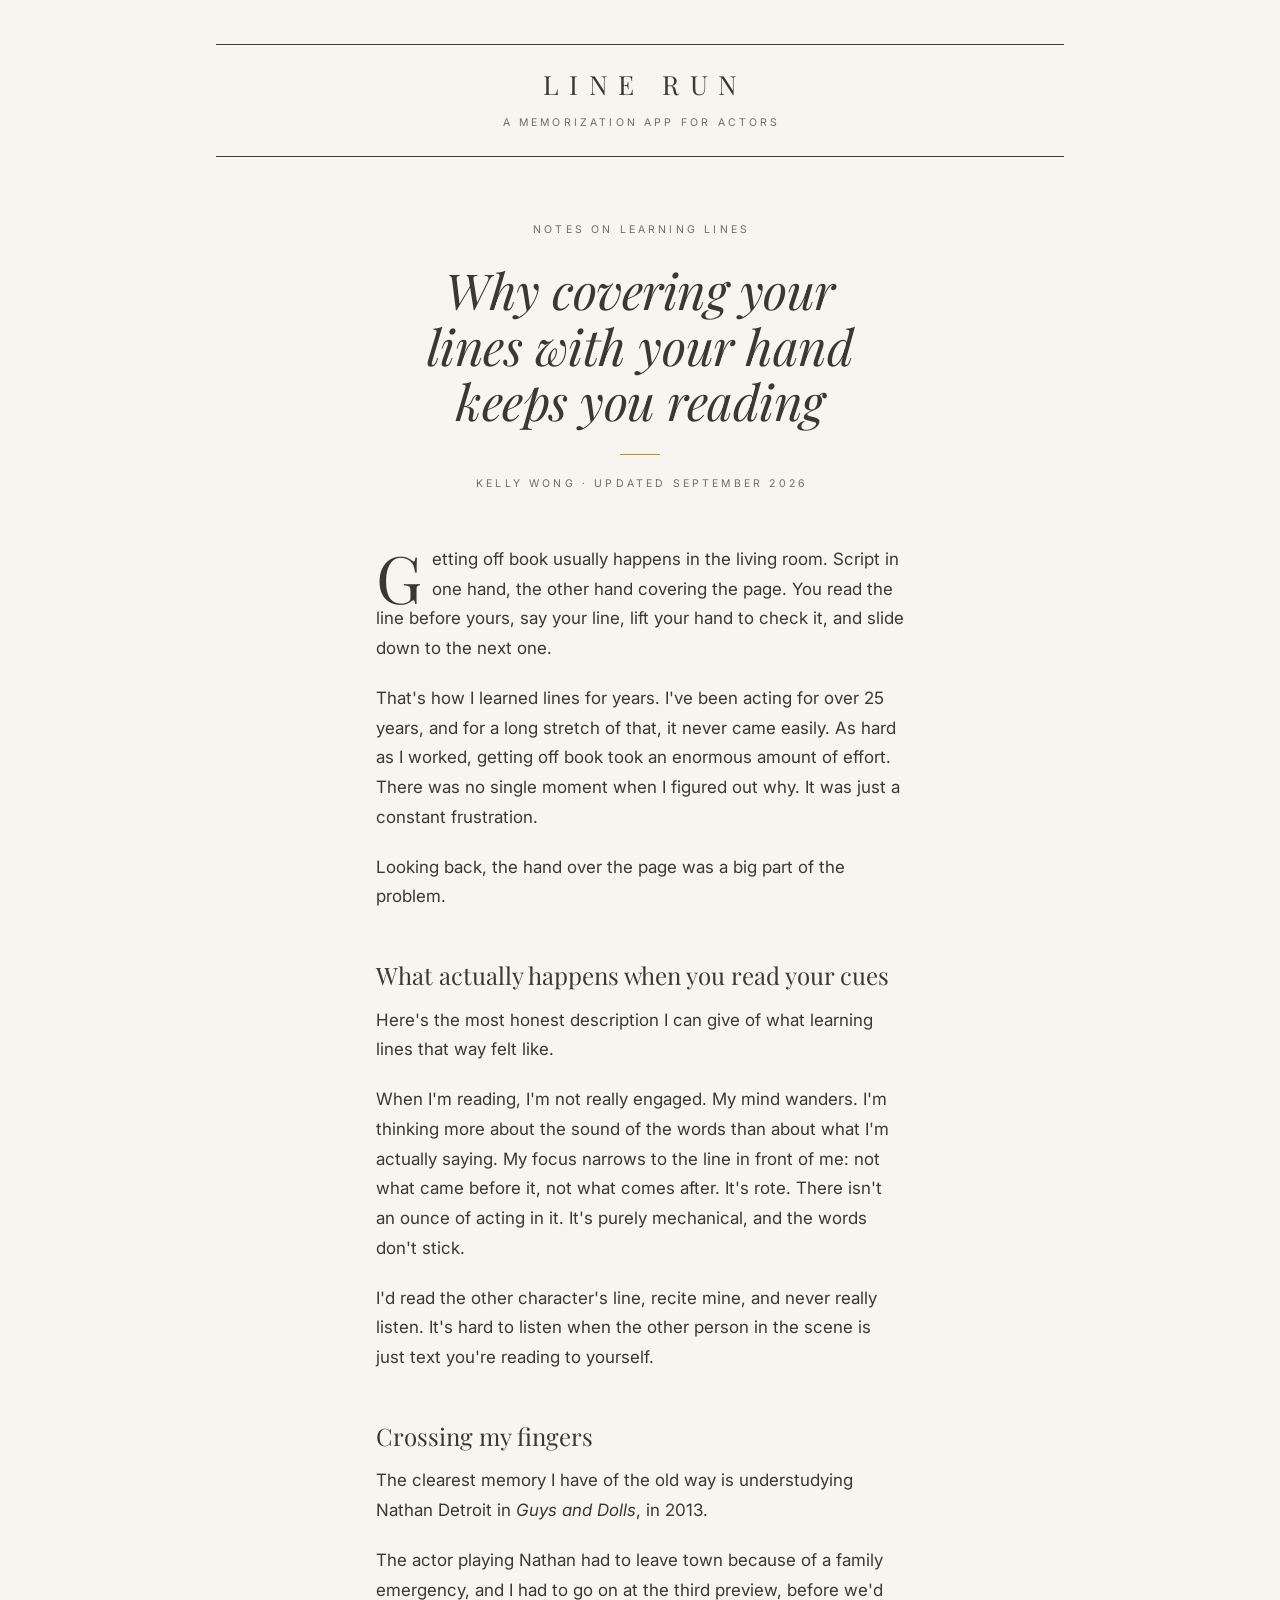
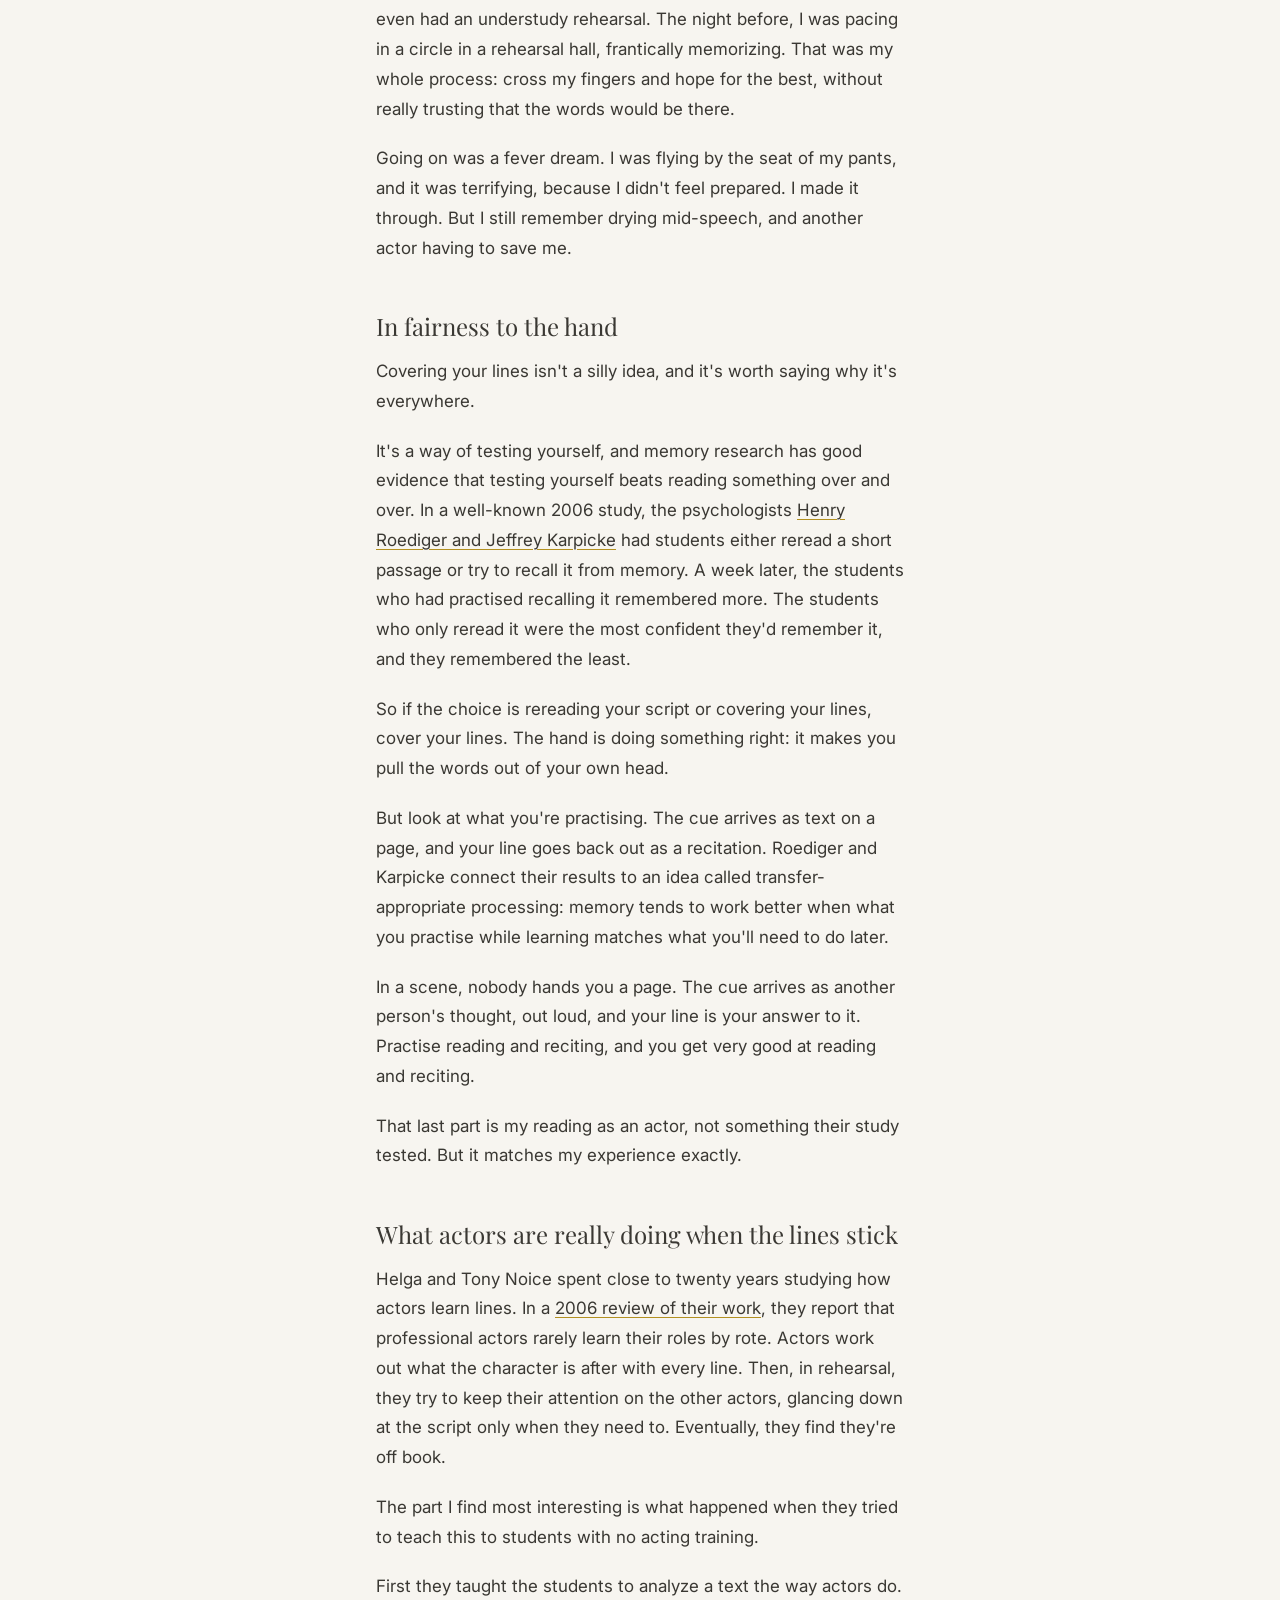
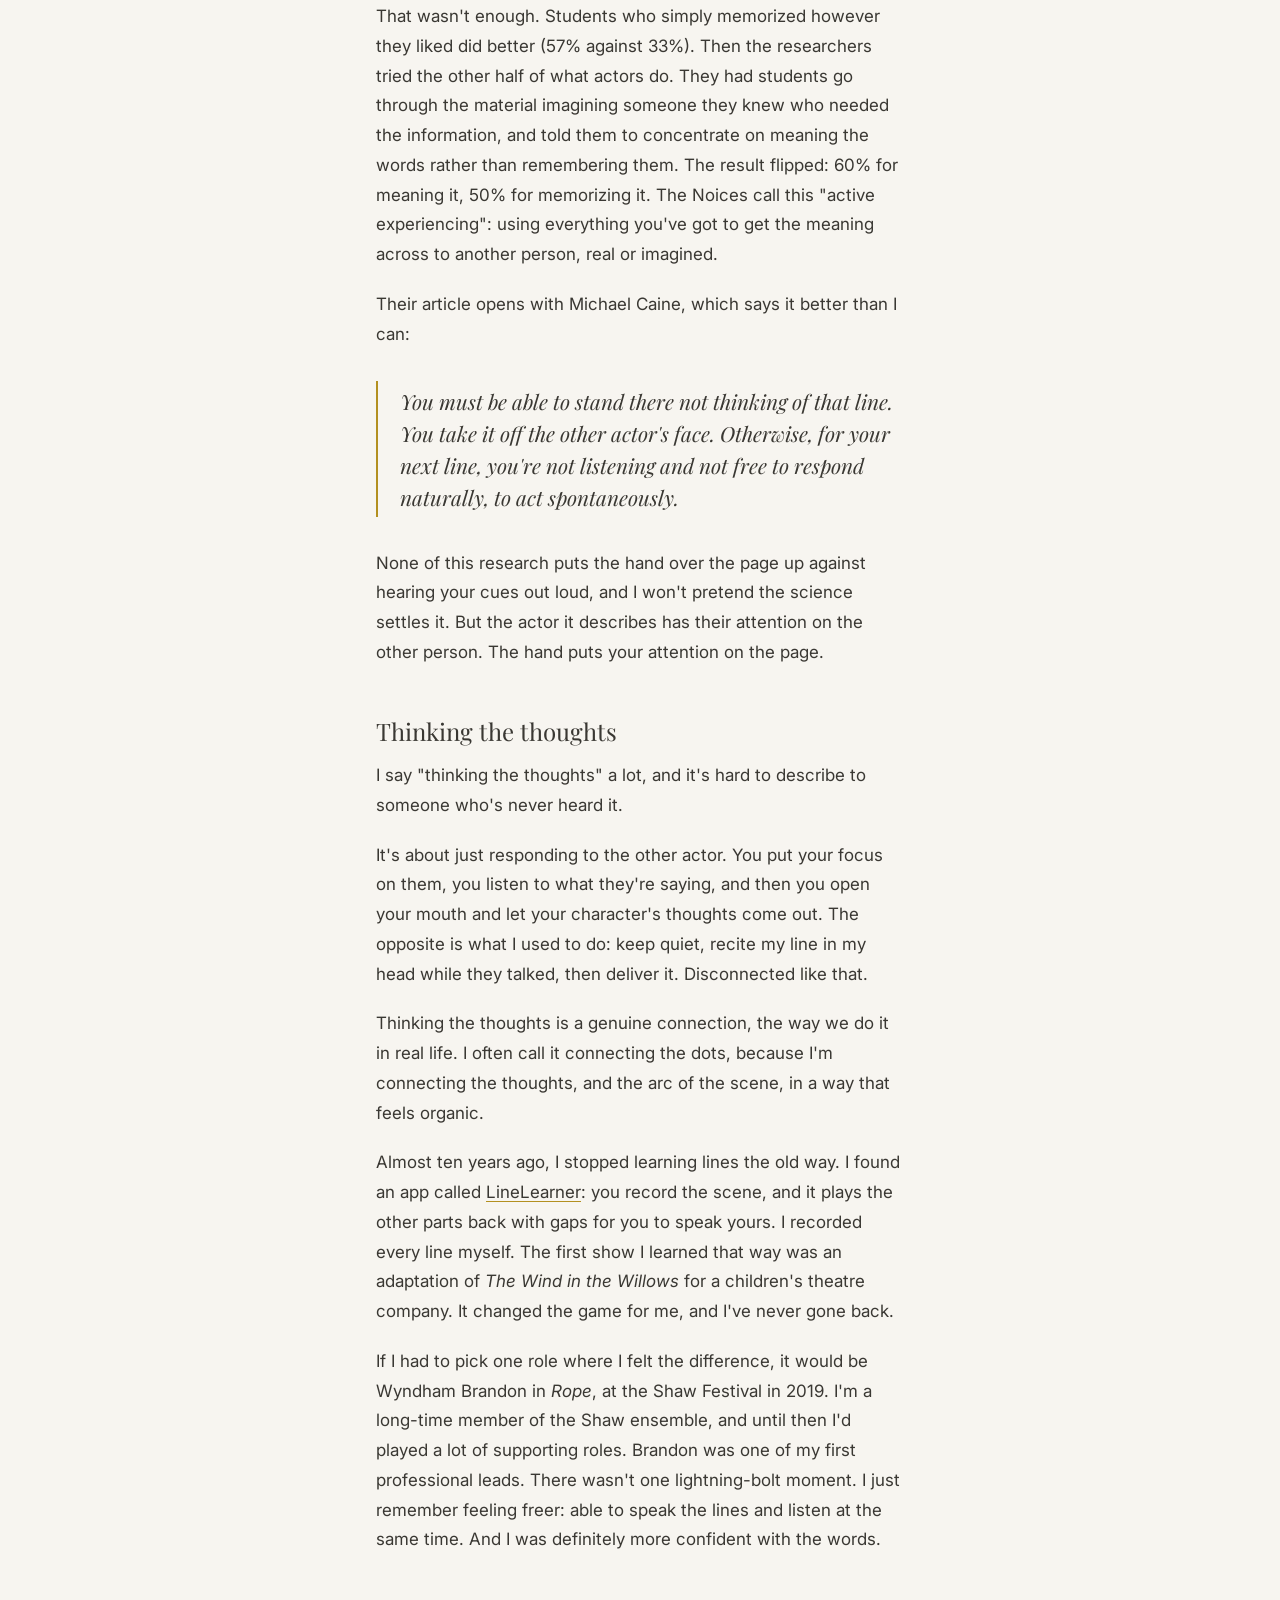
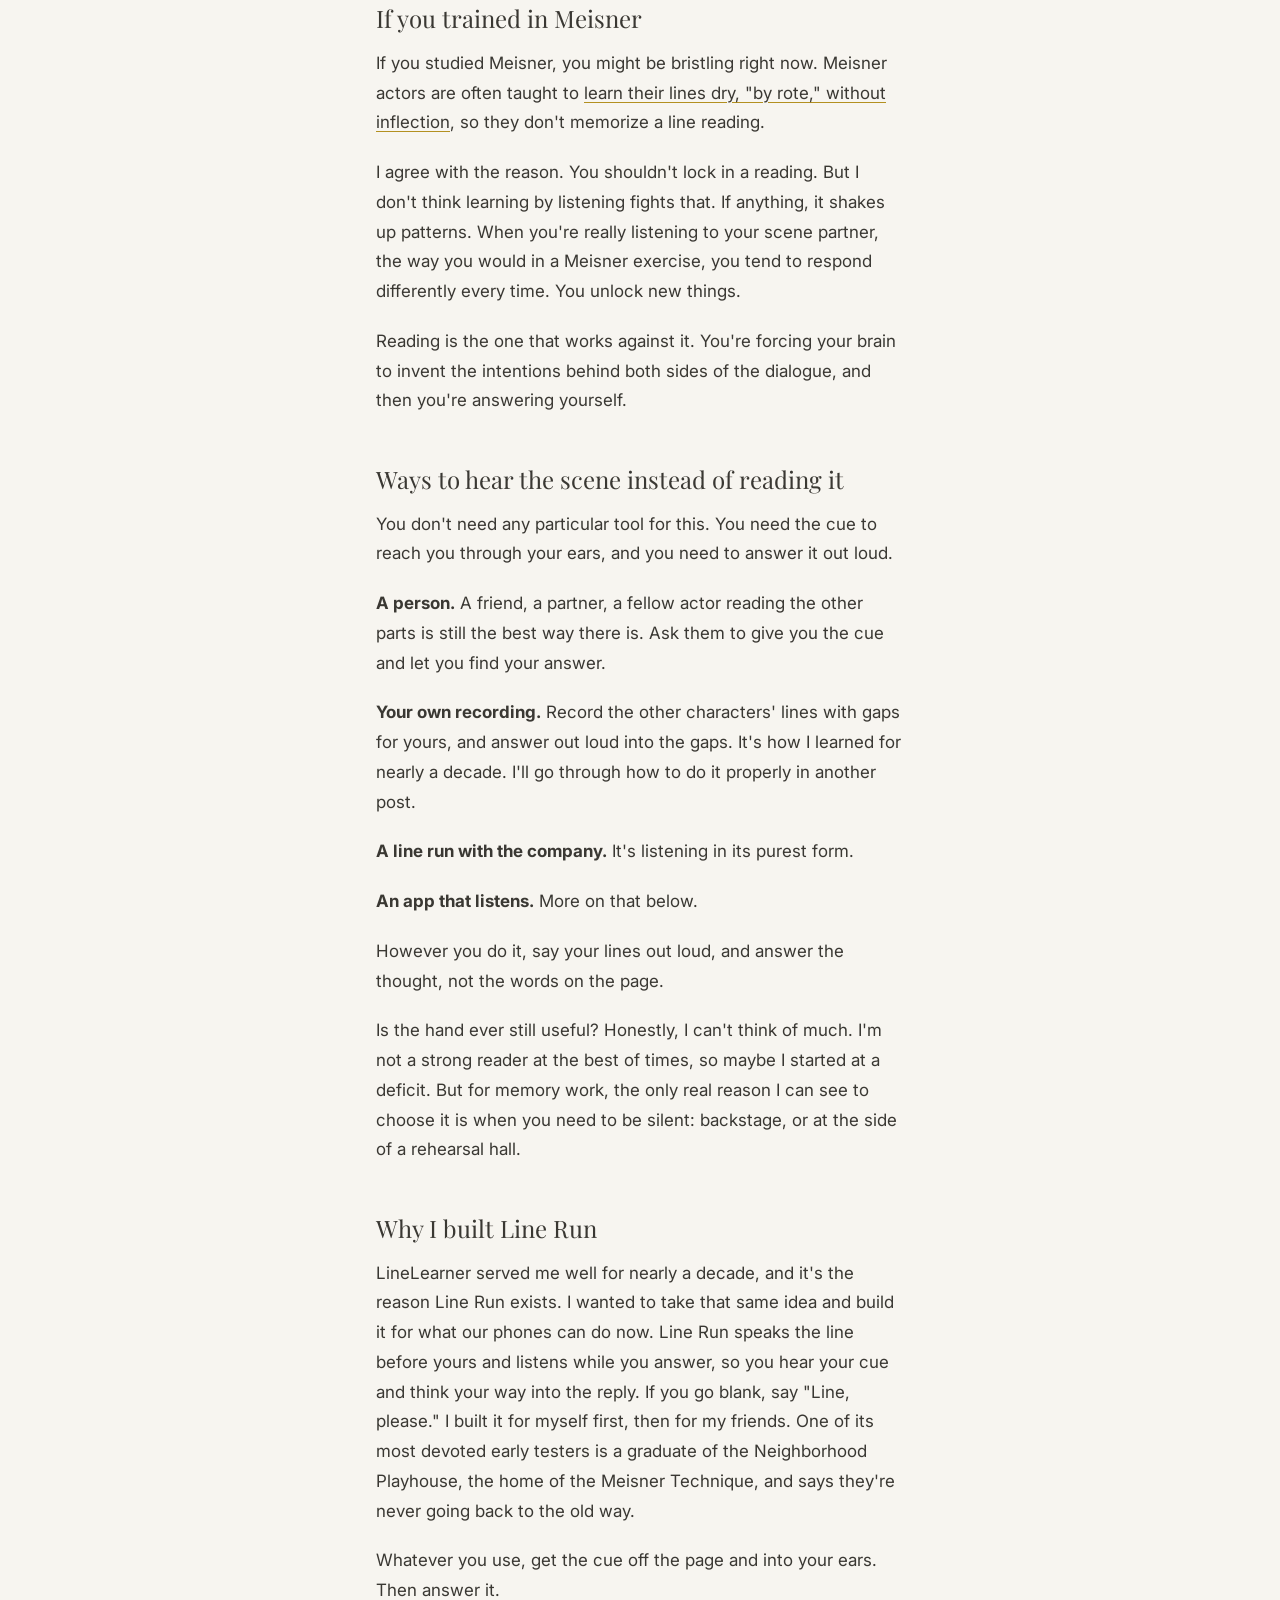
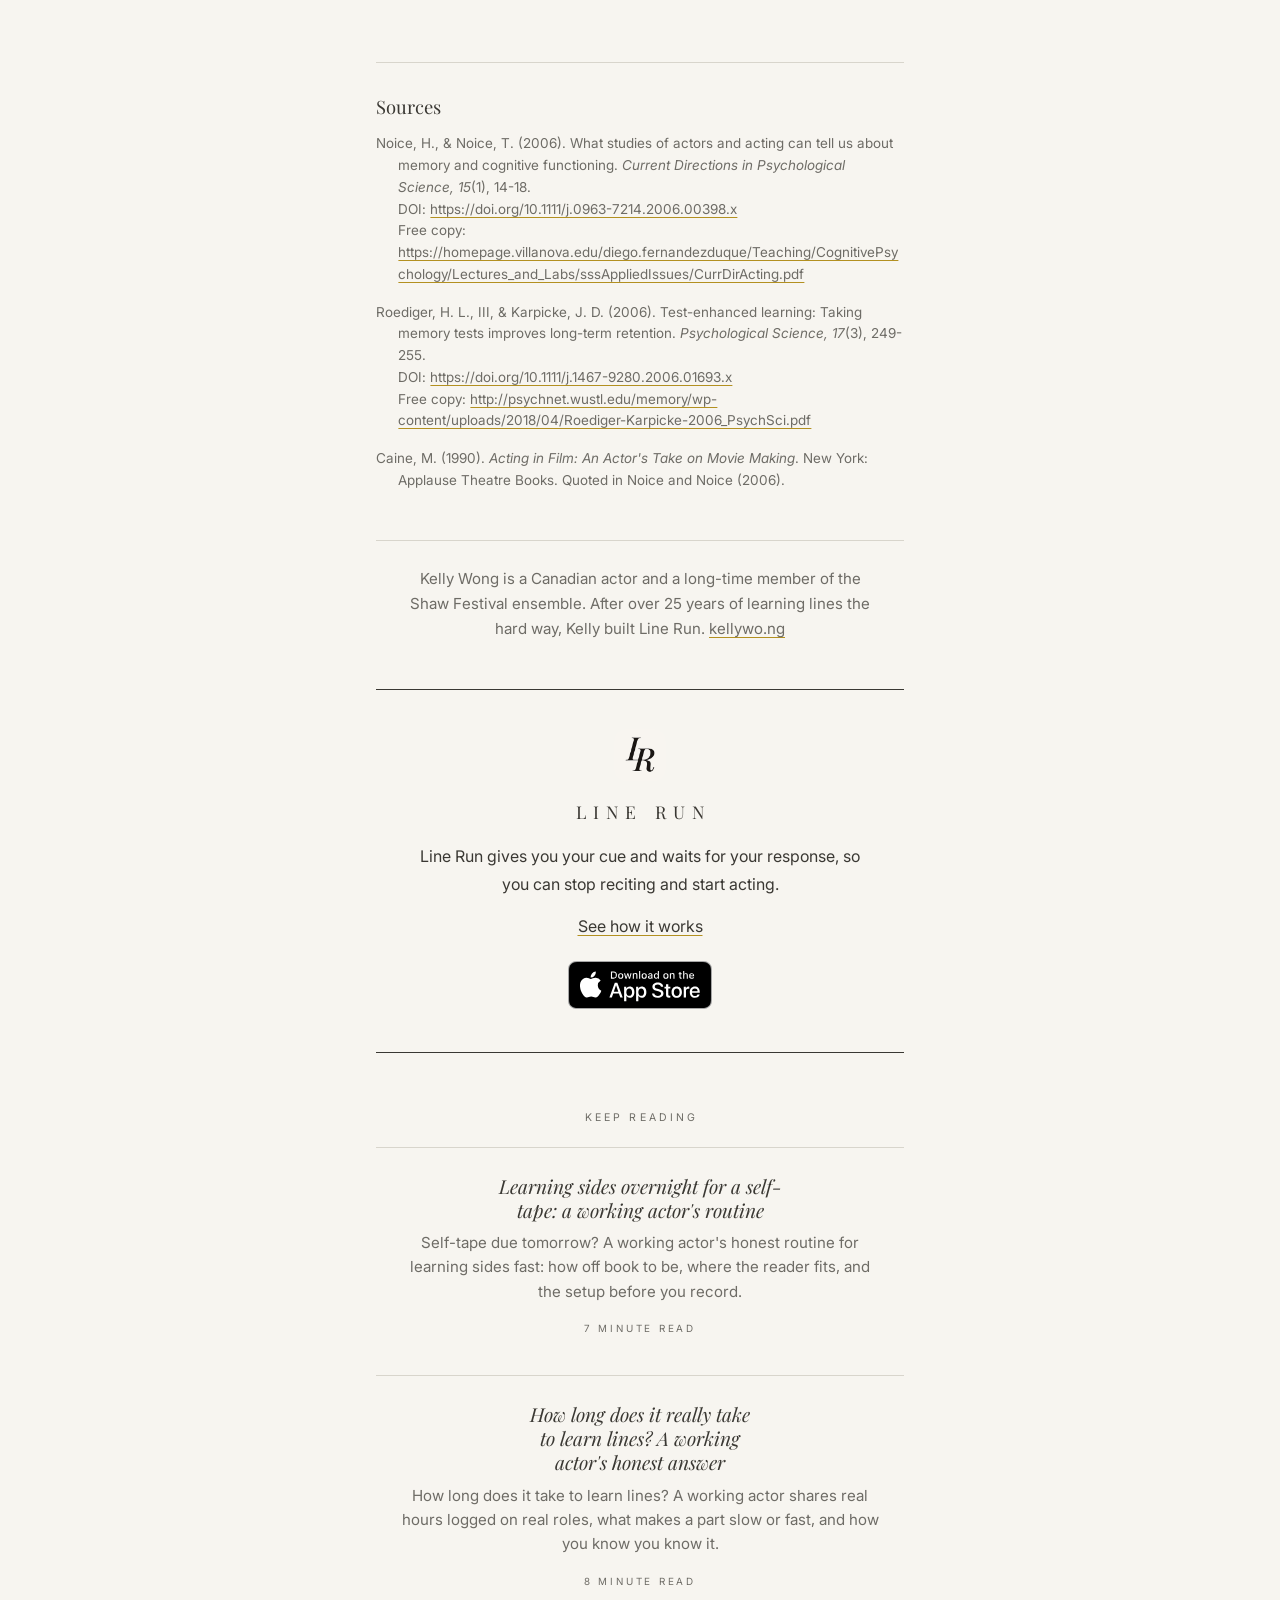
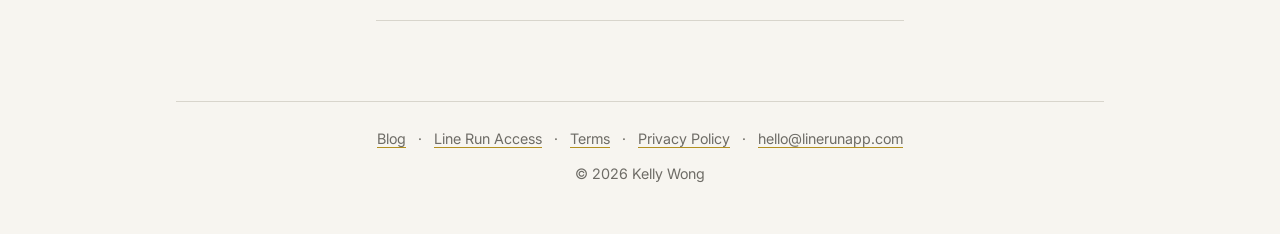
<file: blog/covering-your-lines-keeps-you-reading/index.html>
<!doctype html>
<html lang="en-CA">
<head>
<meta charset="utf-8">
<meta name="viewport" content="width=device-width, initial-scale=1">
<meta name="color-scheme" content="light">
<title>Why covering your lines with your hand keeps you reading · Line Run</title>
<meta name="description" content="Covering your lines tests your memory, but the cue still reaches you as text on a page. A working actor on hearing the scene so the words stick.">
<meta name="apple-itunes-app" content="app-id=6785331408">
<script type="application/ld+json">{"@context": "https://schema.org", "@type": "BlogPosting", "headline": "Why covering your lines with your hand keeps you reading", "description": "Covering your lines tests your memory, but the cue still reaches you as text on a page. A working actor on hearing the scene so the words stick.", "datePublished": "2026-09-25", "dateModified": "2026-09-25", "author": {"@type": "Person", "name": "Kelly Wong", "url": "https://kellywo.ng"}, "publisher": {"@type": "Organization", "name": "Line Run", "url": "https://linerunapp.com/"}, "mainEntityOfPage": "https://linerunapp.com/blog/covering-your-lines-keeps-you-reading/", "image": "https://linerunapp.com/img/share.jpg"}</script>
<meta property="article:published_time" content="2026-09-25">
<meta property="article:modified_time" content="2026-09-25">
<link rel="canonical" href="https://linerunapp.com/blog/covering-your-lines-keeps-you-reading/">
<meta property="og:type" content="article">
<meta property="og:site_name" content="Line Run">
<meta property="og:title" content="Why covering your lines with your hand keeps you reading · Line Run">
<meta property="og:description" content="Covering your lines tests your memory, but the cue still reaches you as text on a page. A working actor on hearing the scene so the words stick.">
<meta property="og:url" content="https://linerunapp.com/blog/covering-your-lines-keeps-you-reading/">
<meta property="og:image" content="https://linerunapp.com/img/share.jpg">
<meta property="og:image:width" content="1200">
<meta property="og:image:height" content="630">
<meta property="og:image:alt" content="Line Run, a memorization app for actors, beside an iPhone showing the app&#8217;s Rehearse screen with the actor&#8217;s lines marked in gold.">
<meta name="twitter:card" content="summary_large_image">
<link rel="icon" href="../../favicon.ico" sizes="16x16 32x32 48x48">
<link rel="icon" type="image/png" href="../../img/icon-32.png" sizes="32x32">
<link rel="apple-touch-icon" href="../../img/icon-180.png">
<link rel="stylesheet" href="../../style.css">
</head>
<body>
<div class="wrap">
<header class="site"><div class="page">
<div class="titleblock">
<p class="name"><a href="../../">Line Run</a></p>
<p class="sub">A memorization app for actors</p>
</div>
</div></header>
<main>
<div class="page blog">
<p class="kicker"><a href="../">Notes on learning lines</a></p>
<h1>Why covering your lines with your hand keeps you reading</h1>
<p class="meta">Kelly Wong &#183; Updated <time datetime="2026-09-25">September 2026</time></p>
<p class="dropcap">Getting off book usually happens in the living room. Script in one hand, the other hand covering the page. You read the line before yours, say your line, lift your hand to check it, and slide down to the next one.</p>
<p>That's how I learned lines for years. I've been acting for over 25 years, and for a long stretch of that, it never came easily. As hard as I worked, getting off book took an enormous amount of effort. There was no single moment when I figured out why. It was just a constant frustration.</p>
<p>Looking back, the hand over the page was a big part of the problem.</p>
<h2 id="what-actually-happens-when-you-read-your-cues">What actually happens when you read your cues</h2>
<p>Here's the most honest description I can give of what learning lines that way felt like.</p>
<p>When I'm reading, I'm not really engaged. My mind wanders. I'm thinking more about the sound of the words than about what I'm actually saying. My focus narrows to the line in front of me: not what came before it, not what comes after. It's rote. There isn't an ounce of acting in it. It's purely mechanical, and the words don't stick.</p>
<p>I'd read the other character's line, recite mine, and never really listen. It's hard to listen when the other person in the scene is just text you're reading to yourself.</p>
<h2 id="crossing-my-fingers">Crossing my fingers</h2>
<p>The clearest memory I have of the old way is understudying Nathan Detroit in <em>Guys and Dolls</em>, in 2013.</p>
<p>The actor playing Nathan had to leave town because of a family emergency, and I had to go on at the third preview, before we'd even had an understudy rehearsal. The night before, I was pacing in a circle in a rehearsal hall, frantically memorizing. That was my whole process: cross my fingers and hope for the best, without really trusting that the words would be there.</p>
<p>Going on was a fever dream. I was flying by the seat of my pants, and it was terrifying, because I didn't feel prepared. I made it through. But I still remember drying mid-speech, and another actor having to save me.</p>
<h2 id="in-fairness-to-the-hand">In fairness to the hand</h2>
<p>Covering your lines isn't a silly idea, and it's worth saying why it's everywhere.</p>
<p>It's a way of testing yourself, and memory research has good evidence that testing yourself beats reading something over and over. In a well-known 2006 study, the psychologists <a href="http://psychnet.wustl.edu/memory/wp-content/uploads/2018/04/Roediger-Karpicke-2006_PsychSci.pdf">Henry Roediger and Jeffrey Karpicke</a> had students either reread a short passage or try to recall it from memory. A week later, the students who had practised recalling it remembered more. The students who only reread it were the most confident they'd remember it, and they remembered the least.</p>
<p>So if the choice is rereading your script or covering your lines, cover your lines. The hand is doing something right: it makes you pull the words out of your own head.</p>
<p>But look at what you're practising. The cue arrives as text on a page, and your line goes back out as a recitation. Roediger and Karpicke connect their results to an idea called transfer-appropriate processing: memory tends to work better when what you practise while learning matches what you'll need to do later.</p>
<p>In a scene, nobody hands you a page. The cue arrives as another person's thought, out loud, and your line is your answer to it. Practise reading and reciting, and you get very good at reading and reciting.</p>
<p>That last part is my reading as an actor, not something their study tested. But it matches my experience exactly.</p>
<h2 id="what-actors-are-really-doing-when-the-lines-stick">What actors are really doing when the lines stick</h2>
<p>Helga and Tony Noice spent close to twenty years studying how actors learn lines. In a <a href="https://homepage.villanova.edu/diego.fernandezduque/Teaching/CognitivePsychology/Lectures_and_Labs/sssAppliedIssues/CurrDirActing.pdf">2006 review of their work</a>, they report that professional actors rarely learn their roles by rote. Actors work out what the character is after with every line. Then, in rehearsal, they try to keep their attention on the other actors, glancing down at the script only when they need to. Eventually, they find they're off book.</p>
<p>The part I find most interesting is what happened when they tried to teach this to students with no acting training.</p>
<p>First they taught the students to analyze a text the way actors do. That wasn't enough. Students who simply memorized however they liked did better (57% against 33%). Then the researchers tried the other half of what actors do. They had students go through the material imagining someone they knew who needed the information, and told them to concentrate on meaning the words rather than remembering them. The result flipped: 60% for meaning it, 50% for memorizing it. The Noices call this "active experiencing": using everything you've got to get the meaning across to another person, real or imagined.</p>
<p>Their article opens with Michael Caine, which says it better than I can:</p>
<blockquote><p>You must be able to stand there <em>not</em> thinking of that line. You take it off the other actor's face. Otherwise, for your next line, you're not listening and not free to respond naturally, to act spontaneously.</p></blockquote>
<p>None of this research puts the hand over the page up against hearing your cues out loud, and I won't pretend the science settles it. But the actor it describes has their attention on the other person. The hand puts your attention on the page.</p>
<h2 id="thinking-the-thoughts">Thinking the thoughts</h2>
<p>I say "thinking the thoughts" a lot, and it's hard to describe to someone who's never heard it.</p>
<p>It's about just responding to the other actor. You put your focus on them, you listen to what they're saying, and then you open your mouth and let your character's thoughts come out. The opposite is what I used to do: keep quiet, recite my line in my head while they talked, then deliver it. Disconnected like that.</p>
<p>Thinking the thoughts is a genuine connection, the way we do it in real life. I often call it connecting the dots, because I'm connecting the thoughts, and the arc of the scene, in a way that feels organic.</p>
<p>Almost ten years ago, I stopped learning lines the old way. I found an app called <a href="https://apps.apple.com/ca/app/linelearner/id368070258">LineLearner</a>: you record the scene, and it plays the other parts back with gaps for you to speak yours. I recorded every line myself. The first show I learned that way was an adaptation of <em>The Wind in the Willows</em> for a children's theatre company. It changed the game for me, and I've never gone back.</p>
<p>If I had to pick one role where I felt the difference, it would be Wyndham Brandon in <em>Rope</em>, at the Shaw Festival in 2019. I'm a long-time member of the Shaw ensemble, and until then I'd played a lot of supporting roles. Brandon was one of my first professional leads. There wasn't one lightning-bolt moment. I just remember feeling freer: able to speak the lines and listen at the same time. And I was definitely more confident with the words.</p>
<h2 id="if-you-trained-in-meisner">If you trained in Meisner</h2>
<p>If you studied Meisner, you might be bristling right now. Meisner actors are often taught to <a href="https://www.houdeschoolofacting.com/meisner-technique">learn their lines dry, "by rote," without inflection</a>, so they don't memorize a line reading.</p>
<p>I agree with the reason. You shouldn't lock in a reading. But I don't think learning by listening fights that. If anything, it shakes up patterns. When you're really listening to your scene partner, the way you would in a Meisner exercise, you tend to respond differently every time. You unlock new things.</p>
<p>Reading is the one that works against it. You're forcing your brain to invent the intentions behind both sides of the dialogue, and then you're answering yourself.</p>
<h2 id="ways-to-hear-the-scene-instead-of-reading-it">Ways to hear the scene instead of reading it</h2>
<p>You don't need any particular tool for this. You need the cue to reach you through your ears, and you need to answer it out loud.</p>
<p><strong>A person.</strong> A friend, a partner, a fellow actor reading the other parts is still the best way there is. Ask them to give you the cue and let you find your answer.</p>
<p><strong>Your own recording.</strong> Record the other characters' lines with gaps for yours, and answer out loud into the gaps. It's how I learned for nearly a decade. I'll go through how to do it properly in another post.</p>
<p><strong>A line run with the company.</strong> It's listening in its purest form.</p>
<p><strong>An app that listens.</strong> More on that below.</p>
<p>However you do it, say your lines out loud, and answer the thought, not the words on the page.</p>
<p>Is the hand ever still useful? Honestly, I can't think of much. I'm not a strong reader at the best of times, so maybe I started at a deficit. But for memory work, the only real reason I can see to choose it is when you need to be silent: backstage, or at the side of a rehearsal hall.</p>
<h2 id="why-i-built-line-run">Why I built Line Run</h2>
<p>LineLearner served me well for nearly a decade, and it's the reason Line Run exists. I wanted to take that same idea and build it for what our phones can do now. Line Run speaks the line before yours and listens while you answer, so you hear your cue and think your way into the reply. If you go blank, say "Line, please." I built it for myself first, then for my friends. One of its most devoted early testers is a graduate of the Neighborhood Playhouse, the home of the Meisner Technique, and says they're never going back to the old way.</p>
<p>Whatever you use, get the cue off the page and into your ears. Then answer it.</p>
<h2 id="sources">Sources</h2>
<ul class="sources">
<li>Noice, H., &amp; Noice, T. (2006). What studies of actors and acting can tell us about memory and cognitive functioning. <em>Current Directions in Psychological Science, 15</em>(1), 14-18.<br>DOI: <a href="https://doi.org/10.1111/j.0963-7214.2006.00398.x">https://doi.org/10.1111/j.0963-7214.2006.00398.x</a><br>Free copy: <a href="https://homepage.villanova.edu/diego.fernandezduque/Teaching/CognitivePsychology/Lectures_and_Labs/sssAppliedIssues/CurrDirActing.pdf">https://homepage.villanova.edu/diego.fernandezduque/Teaching/CognitivePsychology/Lectures_and_Labs/sssAppliedIssues/CurrDirActing.pdf</a></li>
<li>Roediger, H. L., III, &amp; Karpicke, J. D. (2006). Test-enhanced learning: Taking memory tests improves long-term retention. <em>Psychological Science, 17</em>(3), 249-255.<br>DOI: <a href="https://doi.org/10.1111/j.1467-9280.2006.01693.x">https://doi.org/10.1111/j.1467-9280.2006.01693.x</a><br>Free copy: <a href="http://psychnet.wustl.edu/memory/wp-content/uploads/2018/04/Roediger-Karpicke-2006_PsychSci.pdf">http://psychnet.wustl.edu/memory/wp-content/uploads/2018/04/Roediger-Karpicke-2006_PsychSci.pdf</a></li>
<li>Caine, M. (1990). <em>Acting in Film: An Actor's Take on Movie Making</em>. New York: Applause Theatre Books. Quoted in Noice and Noice (2006).</li>
</ul>
<aside class="about"><p>Kelly Wong is a Canadian actor and a long-time member of the Shaw Festival ensemble. After over 25 years of learning lines the hard way, Kelly built Line Run. <a href="https://kellywo.ng">kellywo.ng</a></p></aside>
<aside class="endcard">
<img class="ecicon" src="../../img/icon-180.png" alt="" width="52" height="52">
<p class="ecname">Line Run</p>
<p>Line Run gives you your cue and waits for your response, so you can stop reciting and start acting.</p>
<p><a href="../../">See how it works</a></p>
<p class="badge"><a href="https://apps.apple.com/app/id6785331408"><img src="../../img/app-store-badge.svg" alt="Download on the App Store" width="144" height="48" decoding="async"></a></p>
</aside>
<div class="more">
<p class="kicker">Keep reading</p>
<ul class="postlist">
<li><span class="pt"><a href="../learning-sides-overnight-self-tape/">Learning sides overnight for a self-tape: a working actor&#x27;s routine</a></span>
<p>Self-tape due tomorrow? A working actor&#x27;s honest routine for learning sides fast: how off book to be, where the reader fits, and the setup before you record.</p>
<span class="rt">7 minute read</span></li>
<li><span class="pt"><a href="../how-long-does-it-take-to-learn-lines/">How long does it really take to learn lines? A working actor&#x27;s honest answer</a></span>
<p>How long does it take to learn lines? A working actor shares real hours logged on real roles, what makes a part slow or fast, and how you know you know it.</p>
<span class="rt">8 minute read</span></li>
</ul>
</div>
</div>
</main>
<footer class="site"><div class="page">
  <nav><a href="../../blog/">Blog</a><span aria-hidden="true">·</span><a href="../../access/">Line Run Access</a><span aria-hidden="true">·</span><a href="../../terms/">Terms</a><span aria-hidden="true">·</span><a href="../../privacy/">Privacy Policy</a><span aria-hidden="true">·</span><span class="em" data-b="olleh" data-a="moc.ppanurenil">hello at linerunapp dot com</span></nav>
  <p>© <span id="yr">2026</span> Kelly Wong</p>
  <script>try{document.getElementById('yr').textContent=new Date().getFullYear()}catch(e){}</script>
  <script>try{document.querySelectorAll('.em').forEach(function(e){var r=function(k){return e.getAttribute(k).split('').reverse().join('')},a=r('data-b')+'@'+r('data-a'),l=document.createElement('a');l.href='mailto:'+a;l.textContent=a;e.replaceWith(l)})}catch(x){}</script>
</div></footer>
</div>
</body>
</html>
</file>
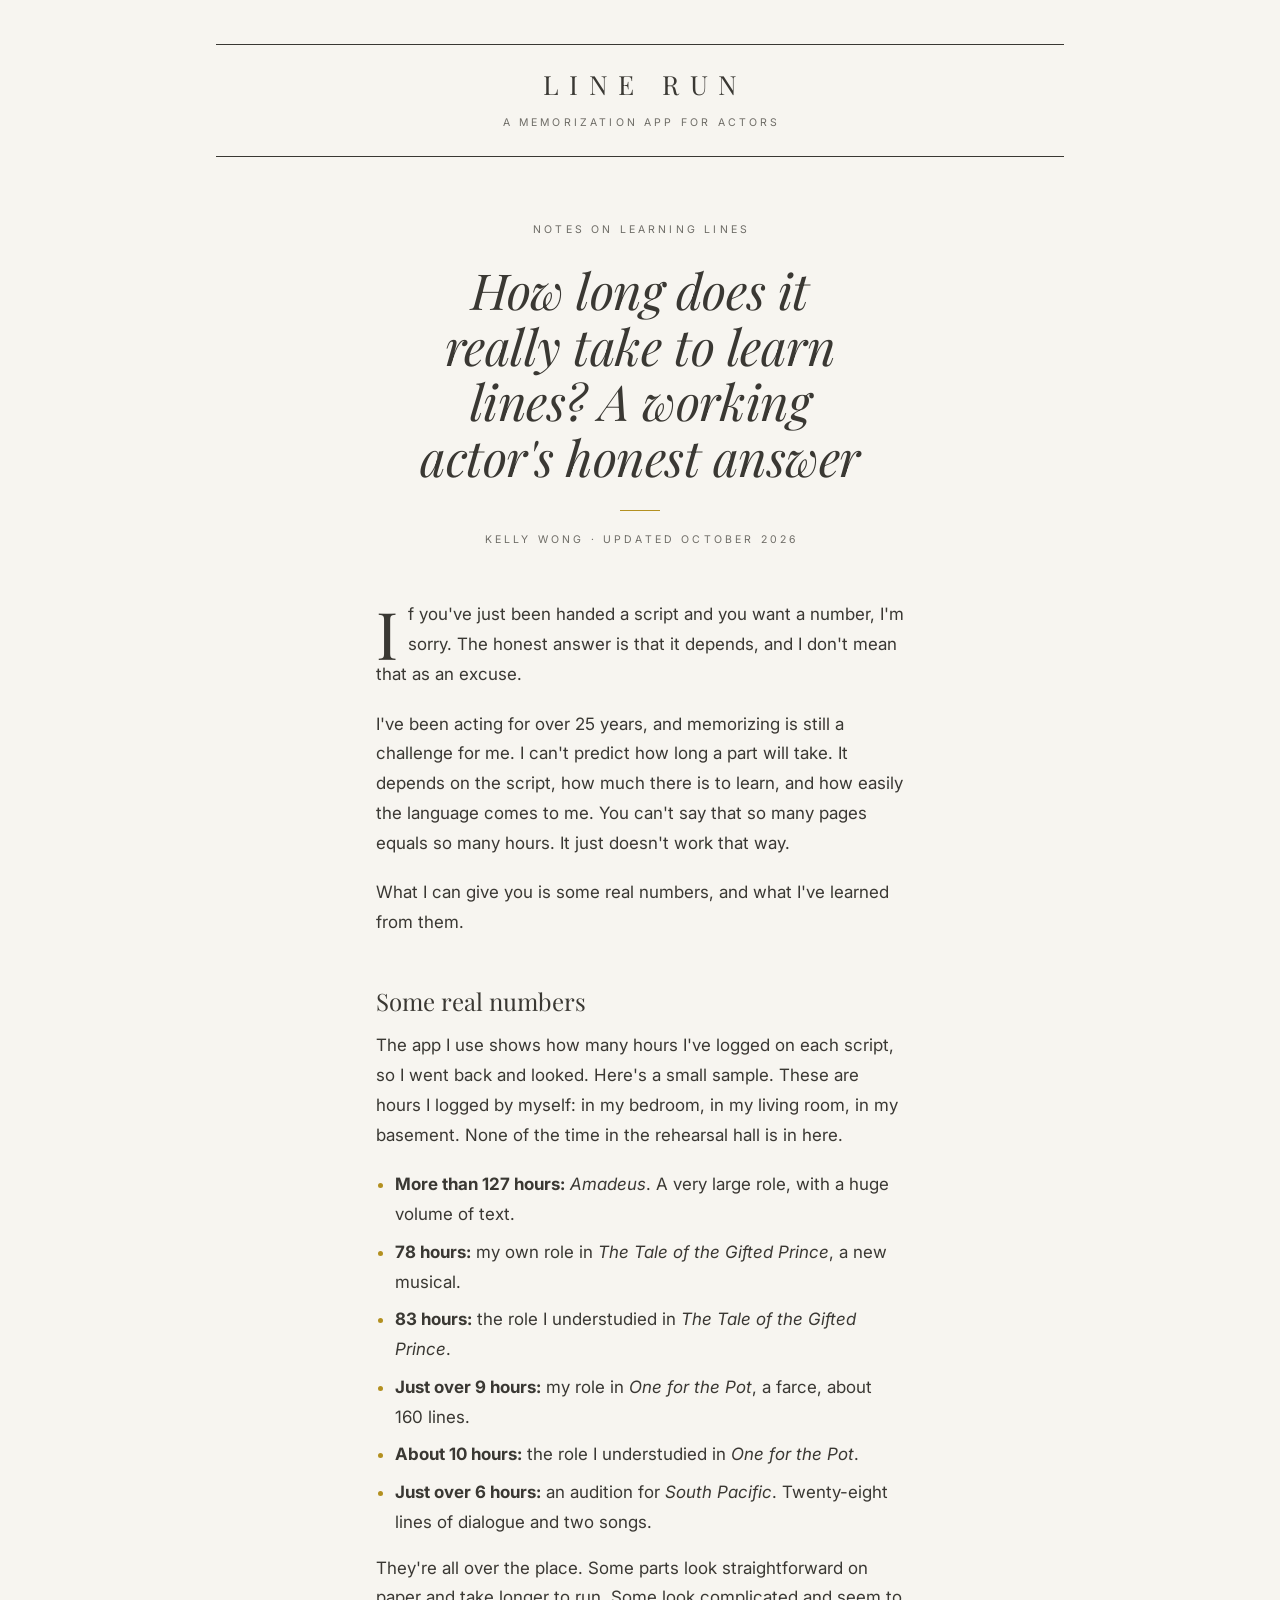
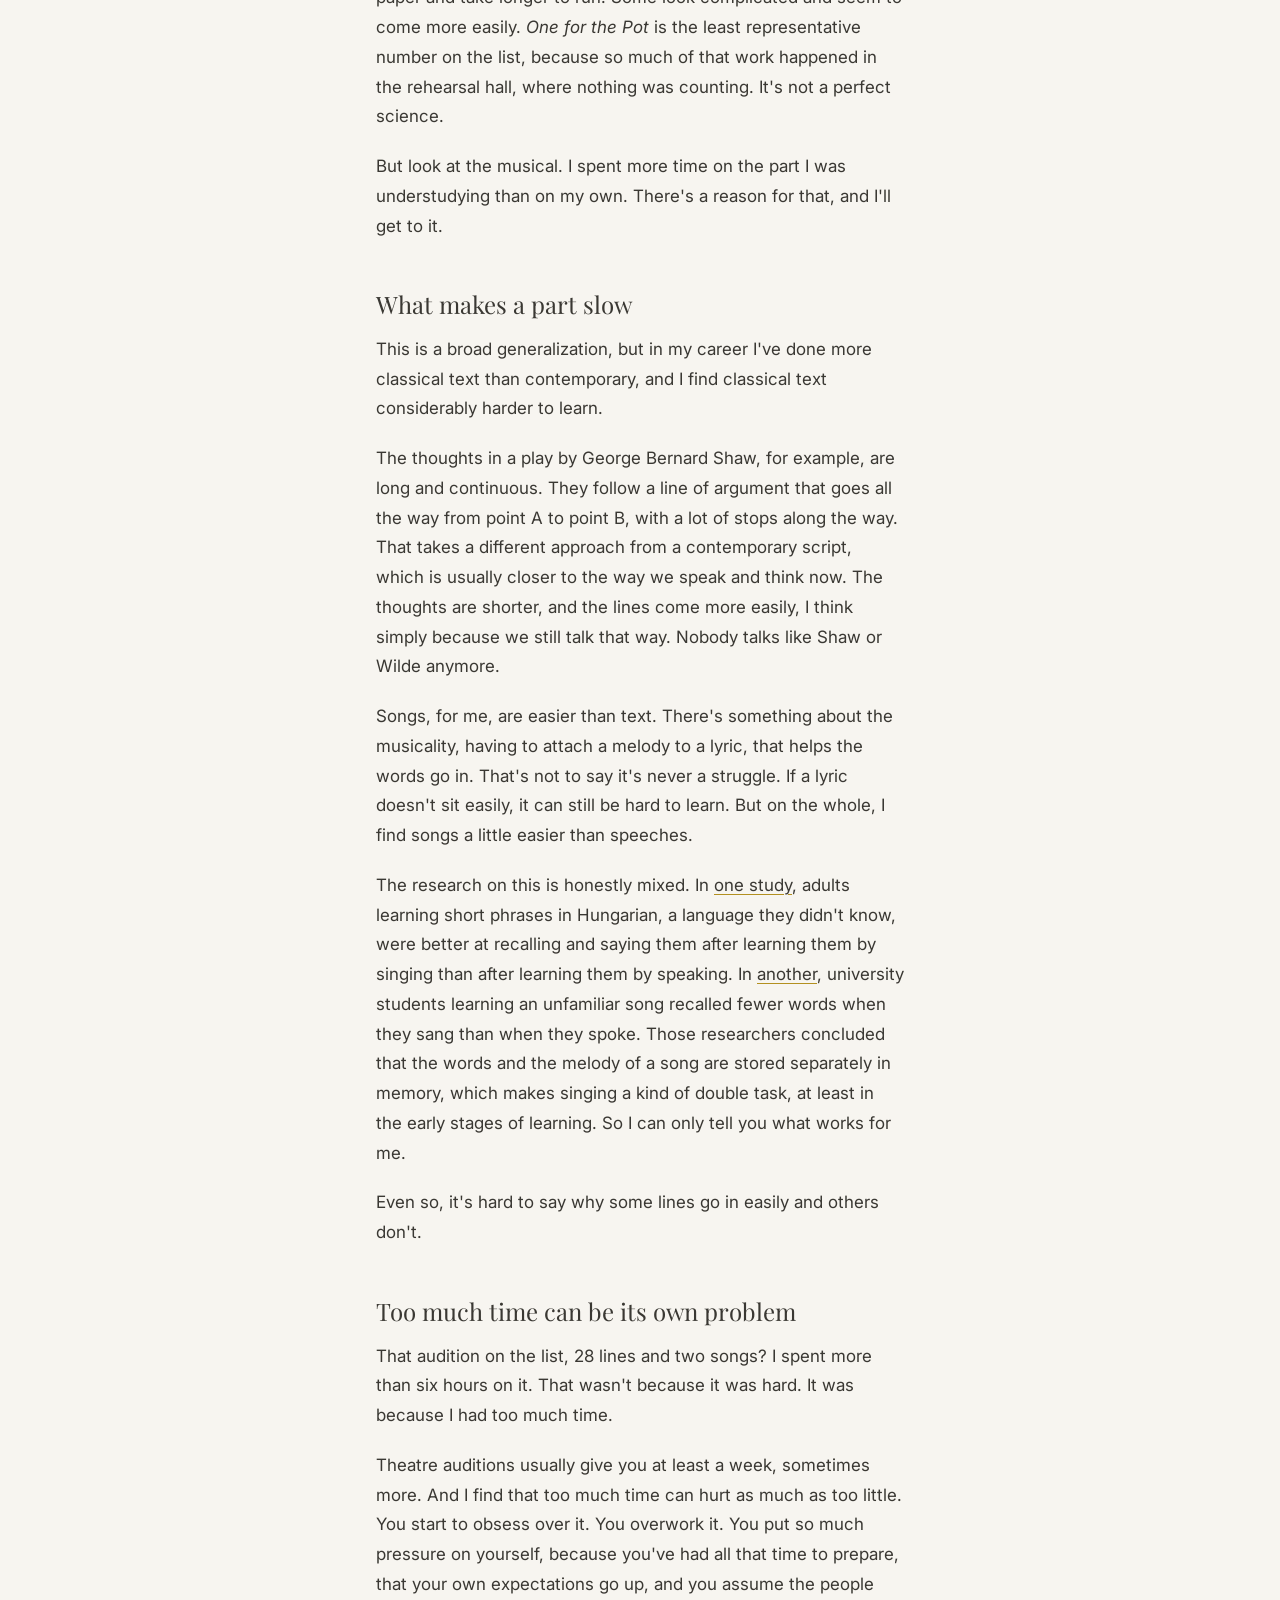
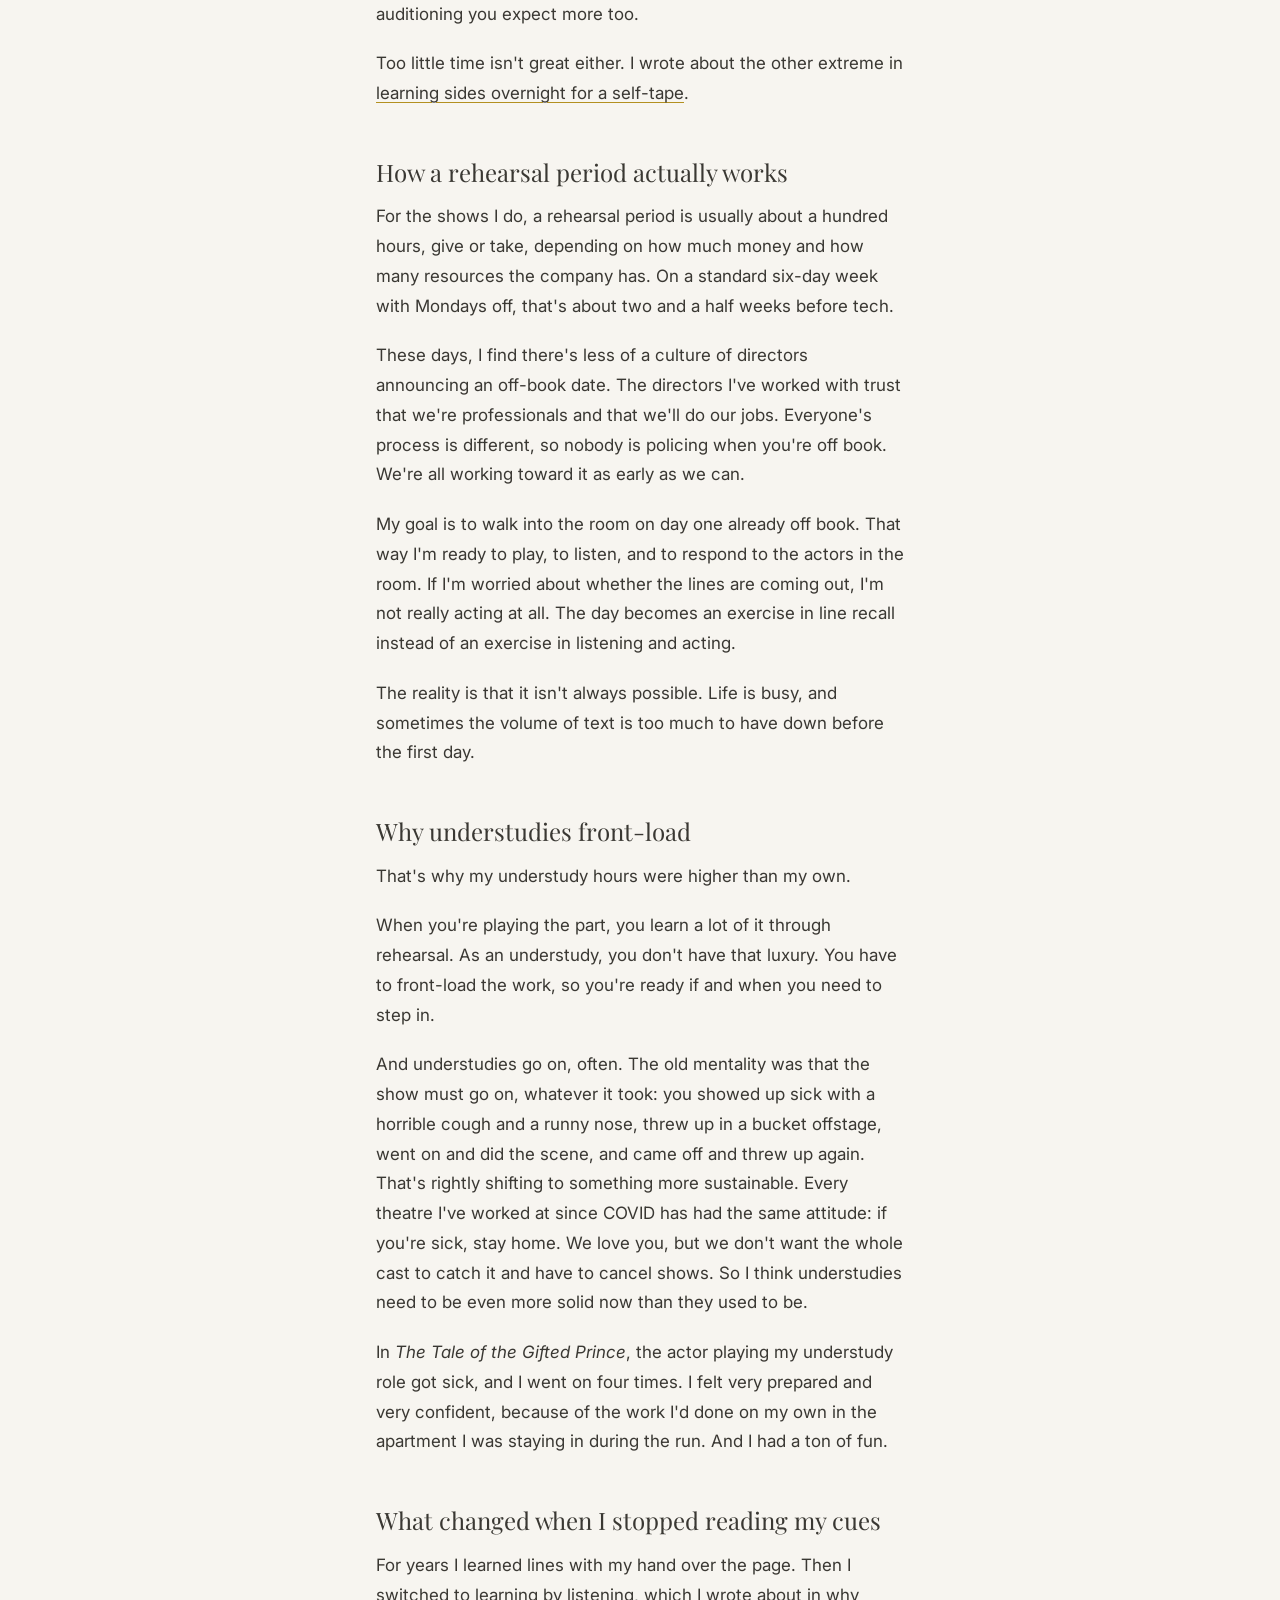
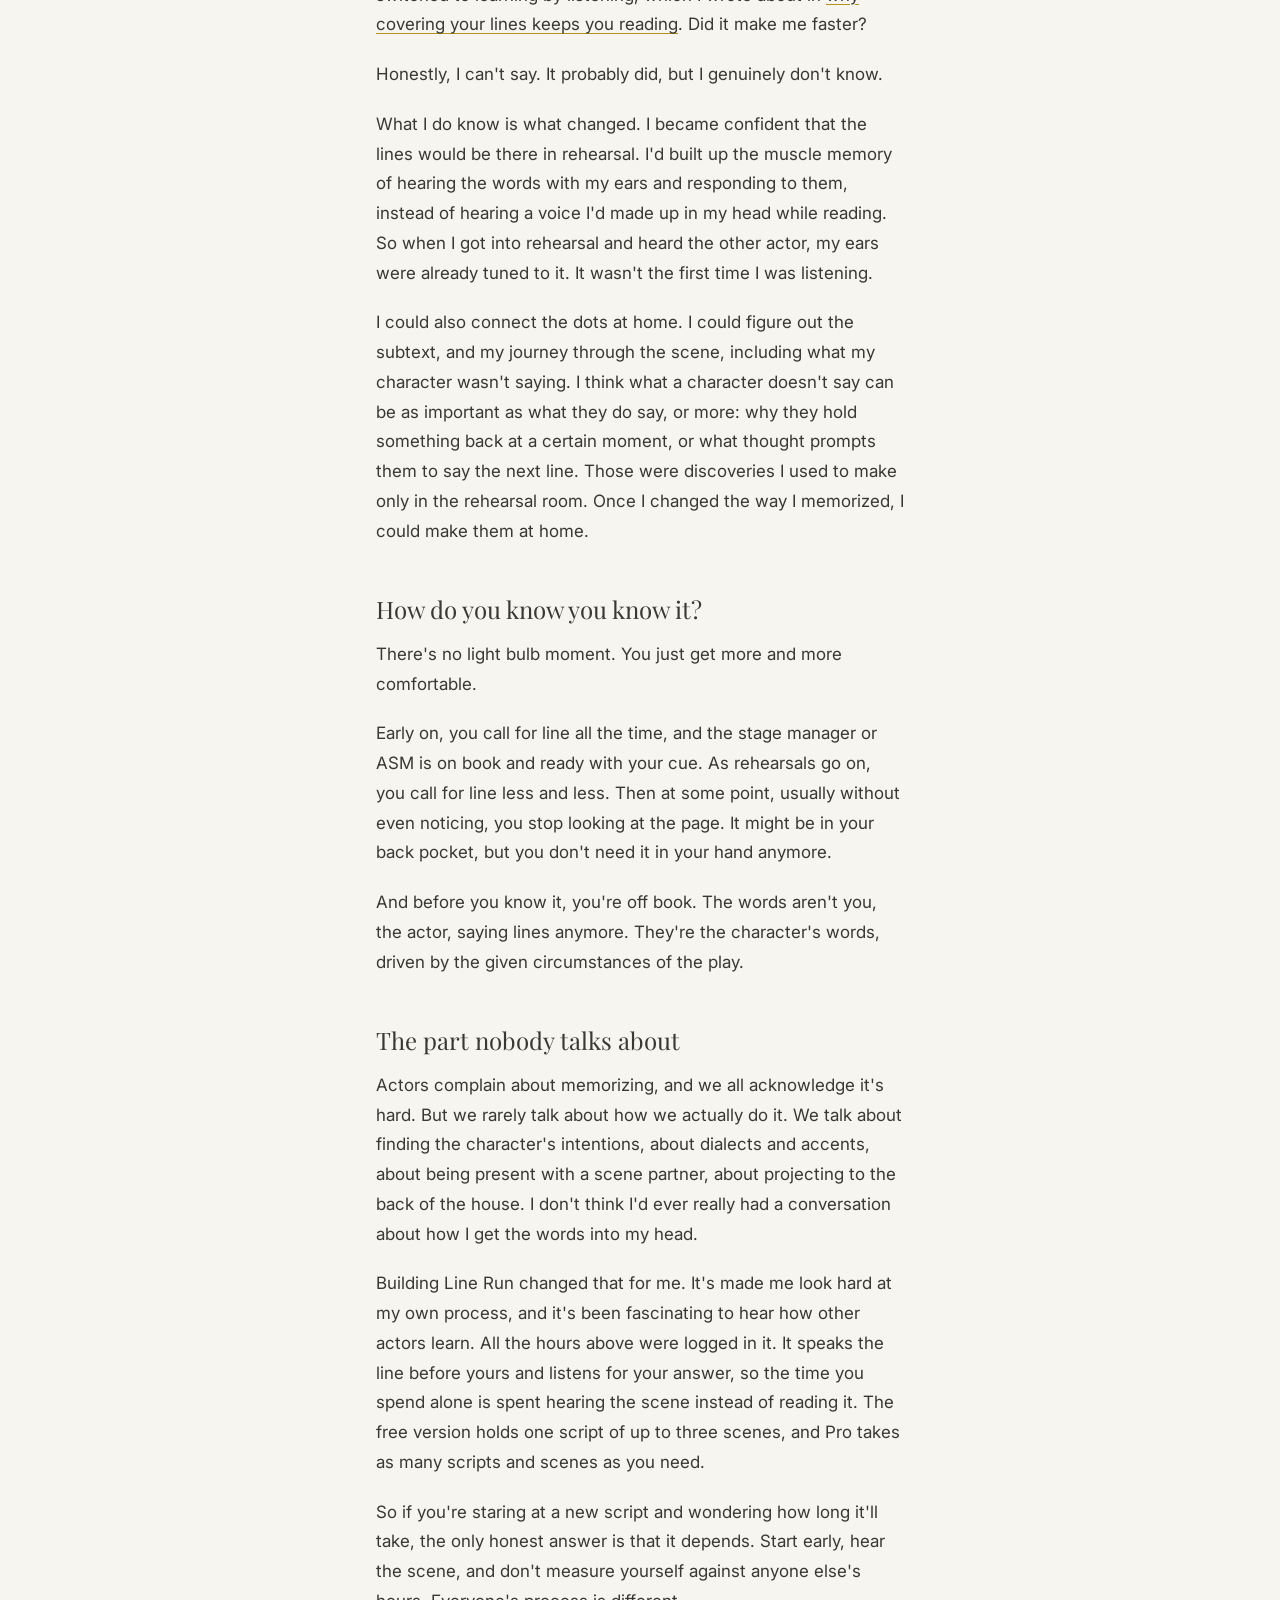
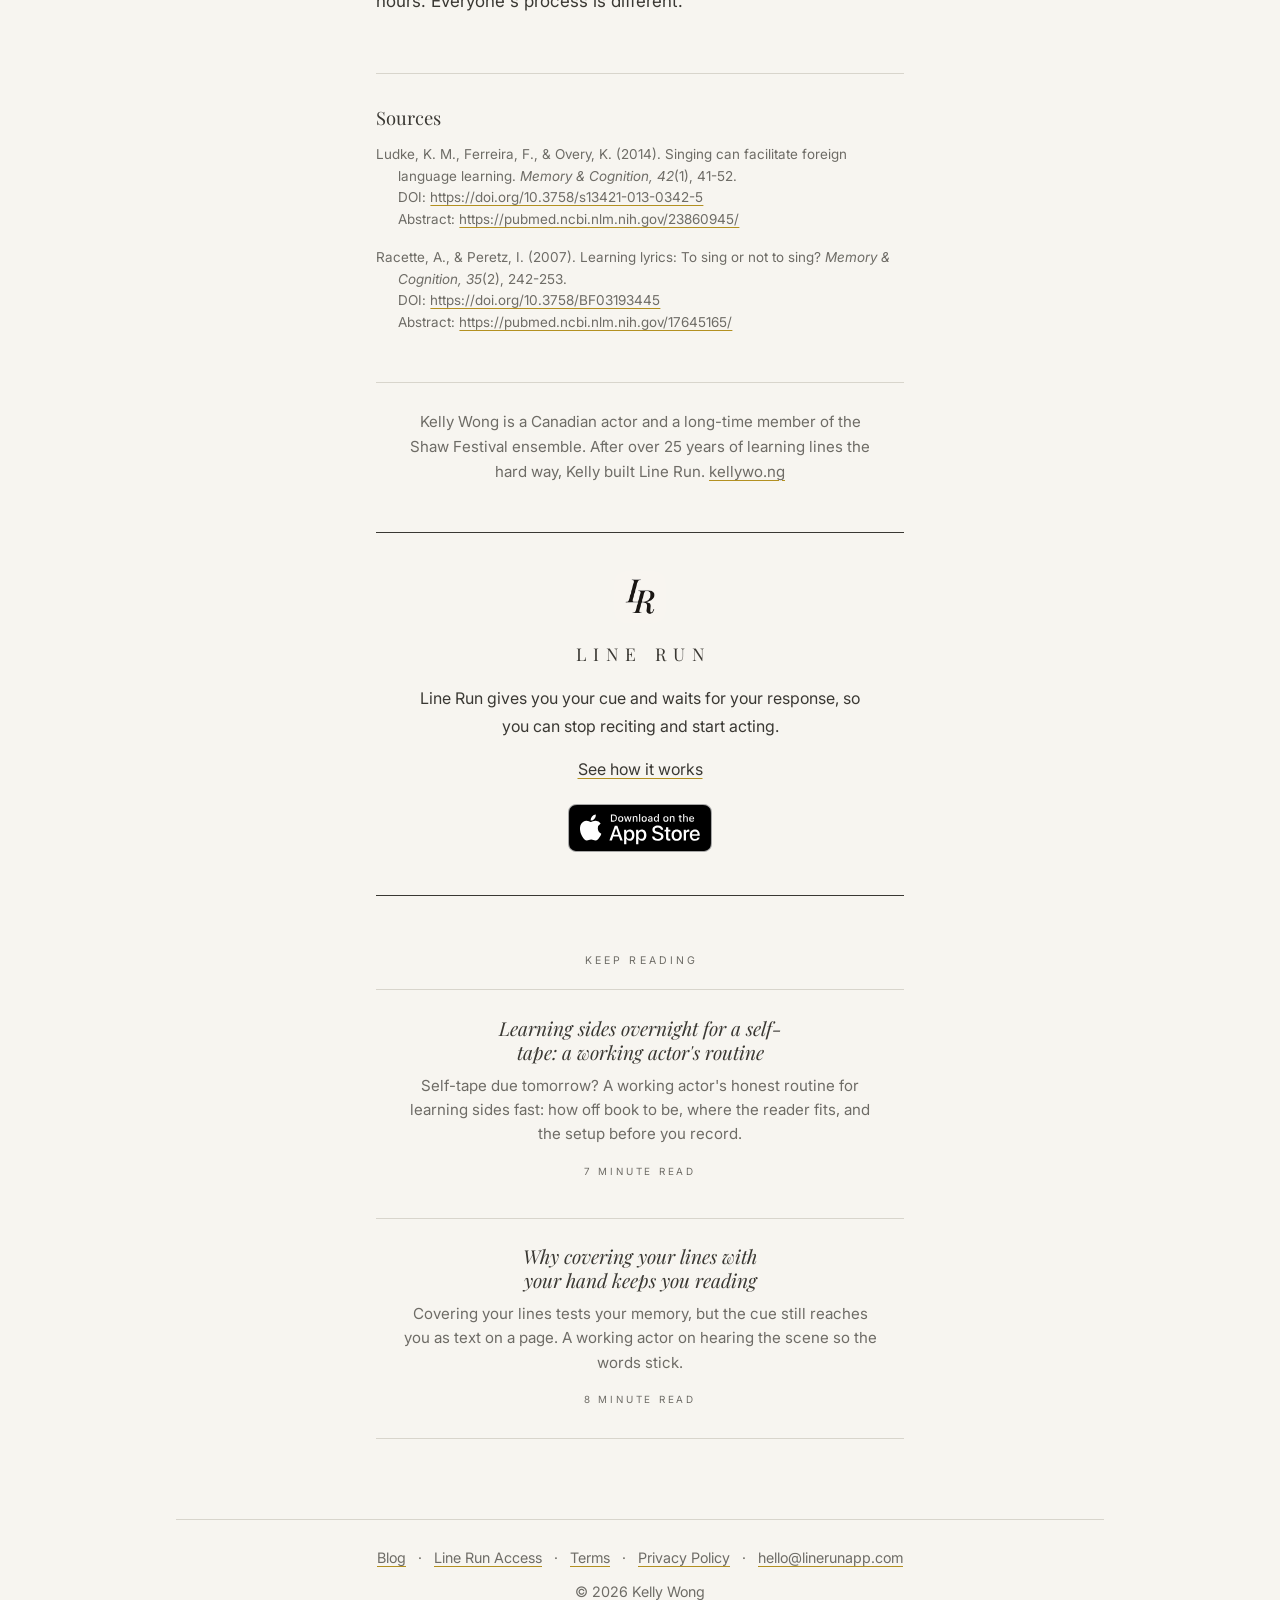
<file: blog/how-long-does-it-take-to-learn-lines/index.html>
<!doctype html>
<html lang="en-CA">
<head>
<meta charset="utf-8">
<meta name="viewport" content="width=device-width, initial-scale=1">
<meta name="color-scheme" content="light">
<title>How long does it really take to learn lines? A working actor&#x27;s honest answer · Line Run</title>
<meta name="description" content="How long does it take to learn lines? A working actor shares real hours logged on real roles, what makes a part slow or fast, and how you know you know it.">
<meta name="apple-itunes-app" content="app-id=6785331408">
<script type="application/ld+json">{"@context": "https://schema.org", "@type": "BlogPosting", "headline": "How long does it really take to learn lines? A working actor's honest answer", "description": "How long does it take to learn lines? A working actor shares real hours logged on real roles, what makes a part slow or fast, and how you know you know it.", "datePublished": "2026-10-19", "dateModified": "2026-10-19", "author": {"@type": "Person", "name": "Kelly Wong", "url": "https://kellywo.ng"}, "publisher": {"@type": "Organization", "name": "Line Run", "url": "https://linerunapp.com/"}, "mainEntityOfPage": "https://linerunapp.com/blog/how-long-does-it-take-to-learn-lines/", "image": "https://linerunapp.com/img/share.jpg"}</script>
<meta property="article:published_time" content="2026-10-19">
<meta property="article:modified_time" content="2026-10-19">
<link rel="canonical" href="https://linerunapp.com/blog/how-long-does-it-take-to-learn-lines/">
<meta property="og:type" content="article">
<meta property="og:site_name" content="Line Run">
<meta property="og:title" content="How long does it really take to learn lines? A working actor&#x27;s honest answer · Line Run">
<meta property="og:description" content="How long does it take to learn lines? A working actor shares real hours logged on real roles, what makes a part slow or fast, and how you know you know it.">
<meta property="og:url" content="https://linerunapp.com/blog/how-long-does-it-take-to-learn-lines/">
<meta property="og:image" content="https://linerunapp.com/img/share.jpg">
<meta property="og:image:width" content="1200">
<meta property="og:image:height" content="630">
<meta property="og:image:alt" content="Line Run, a memorization app for actors, beside an iPhone showing the app&#8217;s Rehearse screen with the actor&#8217;s lines marked in gold.">
<meta name="twitter:card" content="summary_large_image">
<link rel="icon" href="../../favicon.ico" sizes="16x16 32x32 48x48">
<link rel="icon" type="image/png" href="../../img/icon-32.png" sizes="32x32">
<link rel="apple-touch-icon" href="../../img/icon-180.png">
<link rel="stylesheet" href="../../style.css">
</head>
<body>
<div class="wrap">
<header class="site"><div class="page">
<div class="titleblock">
<p class="name"><a href="../../">Line Run</a></p>
<p class="sub">A memorization app for actors</p>
</div>
</div></header>
<main>
<div class="page blog">
<p class="kicker"><a href="../">Notes on learning lines</a></p>
<h1>How long does it really take to learn lines? A working actor&#x27;s honest answer</h1>
<p class="meta">Kelly Wong &#183; Updated <time datetime="2026-10-19">October 2026</time></p>
<p class="dropcap">If you've just been handed a script and you want a number, I'm sorry. The honest answer is that it depends, and I don't mean that as an excuse.</p>
<p>I've been acting for over 25 years, and memorizing is still a challenge for me. I can't predict how long a part will take. It depends on the script, how much there is to learn, and how easily the language comes to me. You can't say that so many pages equals so many hours. It just doesn't work that way.</p>
<p>What I can give you is some real numbers, and what I've learned from them.</p>
<h2 id="some-real-numbers">Some real numbers</h2>
<p>The app I use shows how many hours I've logged on each script, so I went back and looked. Here's a small sample. These are hours I logged by myself: in my bedroom, in my living room, in my basement. None of the time in the rehearsal hall is in here.</p>
<ul>
<li><strong>More than 127 hours:</strong> <em>Amadeus</em>. A very large role, with a huge volume of text.</li>
<li><strong>78 hours:</strong> my own role in <em>The Tale of the Gifted Prince</em>, a new musical.</li>
<li><strong>83 hours:</strong> the role I understudied in <em>The Tale of the Gifted Prince</em>.</li>
<li><strong>Just over 9 hours:</strong> my role in <em>One for the Pot</em>, a farce, about 160 lines.</li>
<li><strong>About 10 hours:</strong> the role I understudied in <em>One for the Pot</em>.</li>
<li><strong>Just over 6 hours:</strong> an audition for <em>South Pacific</em>. Twenty-eight lines of dialogue and two songs.</li>
</ul>
<p>They're all over the place. Some parts look straightforward on paper and take longer to run. Some look complicated and seem to come more easily. <em>One for the Pot</em> is the least representative number on the list, because so much of that work happened in the rehearsal hall, where nothing was counting. It's not a perfect science.</p>
<p>But look at the musical. I spent more time on the part I was understudying than on my own. There's a reason for that, and I'll get to it.</p>
<h2 id="what-makes-a-part-slow">What makes a part slow</h2>
<p>This is a broad generalization, but in my career I've done more classical text than contemporary, and I find classical text considerably harder to learn.</p>
<p>The thoughts in a play by George Bernard Shaw, for example, are long and continuous. They follow a line of argument that goes all the way from point A to point B, with a lot of stops along the way. That takes a different approach from a contemporary script, which is usually closer to the way we speak and think now. The thoughts are shorter, and the lines come more easily, I think simply because we still talk that way. Nobody talks like Shaw or Wilde anymore.</p>
<p>Songs, for me, are easier than text. There's something about the musicality, having to attach a melody to a lyric, that helps the words go in. That's not to say it's never a struggle. If a lyric doesn't sit easily, it can still be hard to learn. But on the whole, I find songs a little easier than speeches.</p>
<p>The research on this is honestly mixed. In <a href="https://pubmed.ncbi.nlm.nih.gov/23860945/">one study</a>, adults learning short phrases in Hungarian, a language they didn't know, were better at recalling and saying them after learning them by singing than after learning them by speaking. In <a href="https://pubmed.ncbi.nlm.nih.gov/17645165/">another</a>, university students learning an unfamiliar song recalled fewer words when they sang than when they spoke. Those researchers concluded that the words and the melody of a song are stored separately in memory, which makes singing a kind of double task, at least in the early stages of learning. So I can only tell you what works for me.</p>
<p>Even so, it's hard to say why some lines go in easily and others don't.</p>
<h2 id="too-much-time-can-be-its-own-problem">Too much time can be its own problem</h2>
<p>That audition on the list, 28 lines and two songs? I spent more than six hours on it. That wasn't because it was hard. It was because I had too much time.</p>
<p>Theatre auditions usually give you at least a week, sometimes more. And I find that too much time can hurt as much as too little. You start to obsess over it. You overwork it. You put so much pressure on yourself, because you've had all that time to prepare, that your own expectations go up, and you assume the people auditioning you expect more too.</p>
<p>Too little time isn't great either. I wrote about the other extreme in <a href="../learning-sides-overnight-self-tape/">learning sides overnight for a self-tape</a>.</p>
<h2 id="how-a-rehearsal-period-actually-works">How a rehearsal period actually works</h2>
<p>For the shows I do, a rehearsal period is usually about a hundred hours, give or take, depending on how much money and how many resources the company has. On a standard six-day week with Mondays off, that's about two and a half weeks before tech.</p>
<p>These days, I find there's less of a culture of directors announcing an off-book date. The directors I've worked with trust that we're professionals and that we'll do our jobs. Everyone's process is different, so nobody is policing when you're off book. We're all working toward it as early as we can.</p>
<p>My goal is to walk into the room on day one already off book. That way I'm ready to play, to listen, and to respond to the actors in the room. If I'm worried about whether the lines are coming out, I'm not really acting at all. The day becomes an exercise in line recall instead of an exercise in listening and acting.</p>
<p>The reality is that it isn't always possible. Life is busy, and sometimes the volume of text is too much to have down before the first day.</p>
<h2 id="why-understudies-front-load">Why understudies front-load</h2>
<p>That's why my understudy hours were higher than my own.</p>
<p>When you're playing the part, you learn a lot of it through rehearsal. As an understudy, you don't have that luxury. You have to front-load the work, so you're ready if and when you need to step in.</p>
<p>And understudies go on, often. The old mentality was that the show must go on, whatever it took: you showed up sick with a horrible cough and a runny nose, threw up in a bucket offstage, went on and did the scene, and came off and threw up again. That's rightly shifting to something more sustainable. Every theatre I've worked at since COVID has had the same attitude: if you're sick, stay home. We love you, but we don't want the whole cast to catch it and have to cancel shows. So I think understudies need to be even more solid now than they used to be.</p>
<p>In <em>The Tale of the Gifted Prince</em>, the actor playing my understudy role got sick, and I went on four times. I felt very prepared and very confident, because of the work I'd done on my own in the apartment I was staying in during the run. And I had a ton of fun.</p>
<h2 id="what-changed-when-i-stopped-reading-my-cues">What changed when I stopped reading my cues</h2>
<p>For years I learned lines with my hand over the page. Then I switched to learning by listening, which I wrote about in <a href="../covering-your-lines-keeps-you-reading/">why covering your lines keeps you reading</a>. Did it make me faster?</p>
<p>Honestly, I can't say. It probably did, but I genuinely don't know.</p>
<p>What I do know is what changed. I became confident that the lines would be there in rehearsal. I'd built up the muscle memory of hearing the words with my ears and responding to them, instead of hearing a voice I'd made up in my head while reading. So when I got into rehearsal and heard the other actor, my ears were already tuned to it. It wasn't the first time I was listening.</p>
<p>I could also connect the dots at home. I could figure out the subtext, and my journey through the scene, including what my character wasn't saying. I think what a character doesn't say can be as important as what they do say, or more: why they hold something back at a certain moment, or what thought prompts them to say the next line. Those were discoveries I used to make only in the rehearsal room. Once I changed the way I memorized, I could make them at home.</p>
<h2 id="how-do-you-know-you-know-it">How do you know you know it?</h2>
<p>There's no light bulb moment. You just get more and more comfortable.</p>
<p>Early on, you call for line all the time, and the stage manager or ASM is on book and ready with your cue. As rehearsals go on, you call for line less and less. Then at some point, usually without even noticing, you stop looking at the page. It might be in your back pocket, but you don't need it in your hand anymore.</p>
<p>And before you know it, you're off book. The words aren't you, the actor, saying lines anymore. They're the character's words, driven by the given circumstances of the play.</p>
<h2 id="the-part-nobody-talks-about">The part nobody talks about</h2>
<p>Actors complain about memorizing, and we all acknowledge it's hard. But we rarely talk about how we actually do it. We talk about finding the character's intentions, about dialects and accents, about being present with a scene partner, about projecting to the back of the house. I don't think I'd ever really had a conversation about how I get the words into my head.</p>
<p>Building Line Run changed that for me. It's made me look hard at my own process, and it's been fascinating to hear how other actors learn. All the hours above were logged in it. It speaks the line before yours and listens for your answer, so the time you spend alone is spent hearing the scene instead of reading it. The free version holds one script of up to three scenes, and Pro takes as many scripts and scenes as you need.</p>
<p>So if you're staring at a new script and wondering how long it'll take, the only honest answer is that it depends. Start early, hear the scene, and don't measure yourself against anyone else's hours. Everyone's process is different.</p>
<h2 id="sources">Sources</h2>
<ul class="sources">
<li>Ludke, K. M., Ferreira, F., &amp; Overy, K. (2014). Singing can facilitate foreign language learning. <em>Memory &amp; Cognition, 42</em>(1), 41-52.<br>DOI: <a href="https://doi.org/10.3758/s13421-013-0342-5">https://doi.org/10.3758/s13421-013-0342-5</a><br>Abstract: <a href="https://pubmed.ncbi.nlm.nih.gov/23860945/">https://pubmed.ncbi.nlm.nih.gov/23860945/</a></li>
<li>Racette, A., &amp; Peretz, I. (2007). Learning lyrics: To sing or not to sing? <em>Memory &amp; Cognition, 35</em>(2), 242-253.<br>DOI: <a href="https://doi.org/10.3758/BF03193445">https://doi.org/10.3758/BF03193445</a><br>Abstract: <a href="https://pubmed.ncbi.nlm.nih.gov/17645165/">https://pubmed.ncbi.nlm.nih.gov/17645165/</a></li>
</ul>
<aside class="about"><p>Kelly Wong is a Canadian actor and a long-time member of the Shaw Festival ensemble. After over 25 years of learning lines the hard way, Kelly built Line Run. <a href="https://kellywo.ng">kellywo.ng</a></p></aside>
<aside class="endcard">
<img class="ecicon" src="../../img/icon-180.png" alt="" width="52" height="52">
<p class="ecname">Line Run</p>
<p>Line Run gives you your cue and waits for your response, so you can stop reciting and start acting.</p>
<p><a href="../../">See how it works</a></p>
<p class="badge"><a href="https://apps.apple.com/app/id6785331408"><img src="../../img/app-store-badge.svg" alt="Download on the App Store" width="144" height="48" decoding="async"></a></p>
</aside>
<div class="more">
<p class="kicker">Keep reading</p>
<ul class="postlist">
<li><span class="pt"><a href="../learning-sides-overnight-self-tape/">Learning sides overnight for a self-tape: a working actor&#x27;s routine</a></span>
<p>Self-tape due tomorrow? A working actor&#x27;s honest routine for learning sides fast: how off book to be, where the reader fits, and the setup before you record.</p>
<span class="rt">7 minute read</span></li>
<li><span class="pt"><a href="../covering-your-lines-keeps-you-reading/">Why covering your lines with your hand keeps you reading</a></span>
<p>Covering your lines tests your memory, but the cue still reaches you as text on a page. A working actor on hearing the scene so the words stick.</p>
<span class="rt">8 minute read</span></li>
</ul>
</div>
</div>
</main>
<footer class="site"><div class="page">
  <nav><a href="../../blog/">Blog</a><span aria-hidden="true">·</span><a href="../../access/">Line Run Access</a><span aria-hidden="true">·</span><a href="../../terms/">Terms</a><span aria-hidden="true">·</span><a href="../../privacy/">Privacy Policy</a><span aria-hidden="true">·</span><span class="em" data-b="olleh" data-a="moc.ppanurenil">hello at linerunapp dot com</span></nav>
  <p>© <span id="yr">2026</span> Kelly Wong</p>
  <script>try{document.getElementById('yr').textContent=new Date().getFullYear()}catch(e){}</script>
  <script>try{document.querySelectorAll('.em').forEach(function(e){var r=function(k){return e.getAttribute(k).split('').reverse().join('')},a=r('data-b')+'@'+r('data-a'),l=document.createElement('a');l.href='mailto:'+a;l.textContent=a;e.replaceWith(l)})}catch(x){}</script>
</div></footer>
</div>
</body>
</html>
</file>
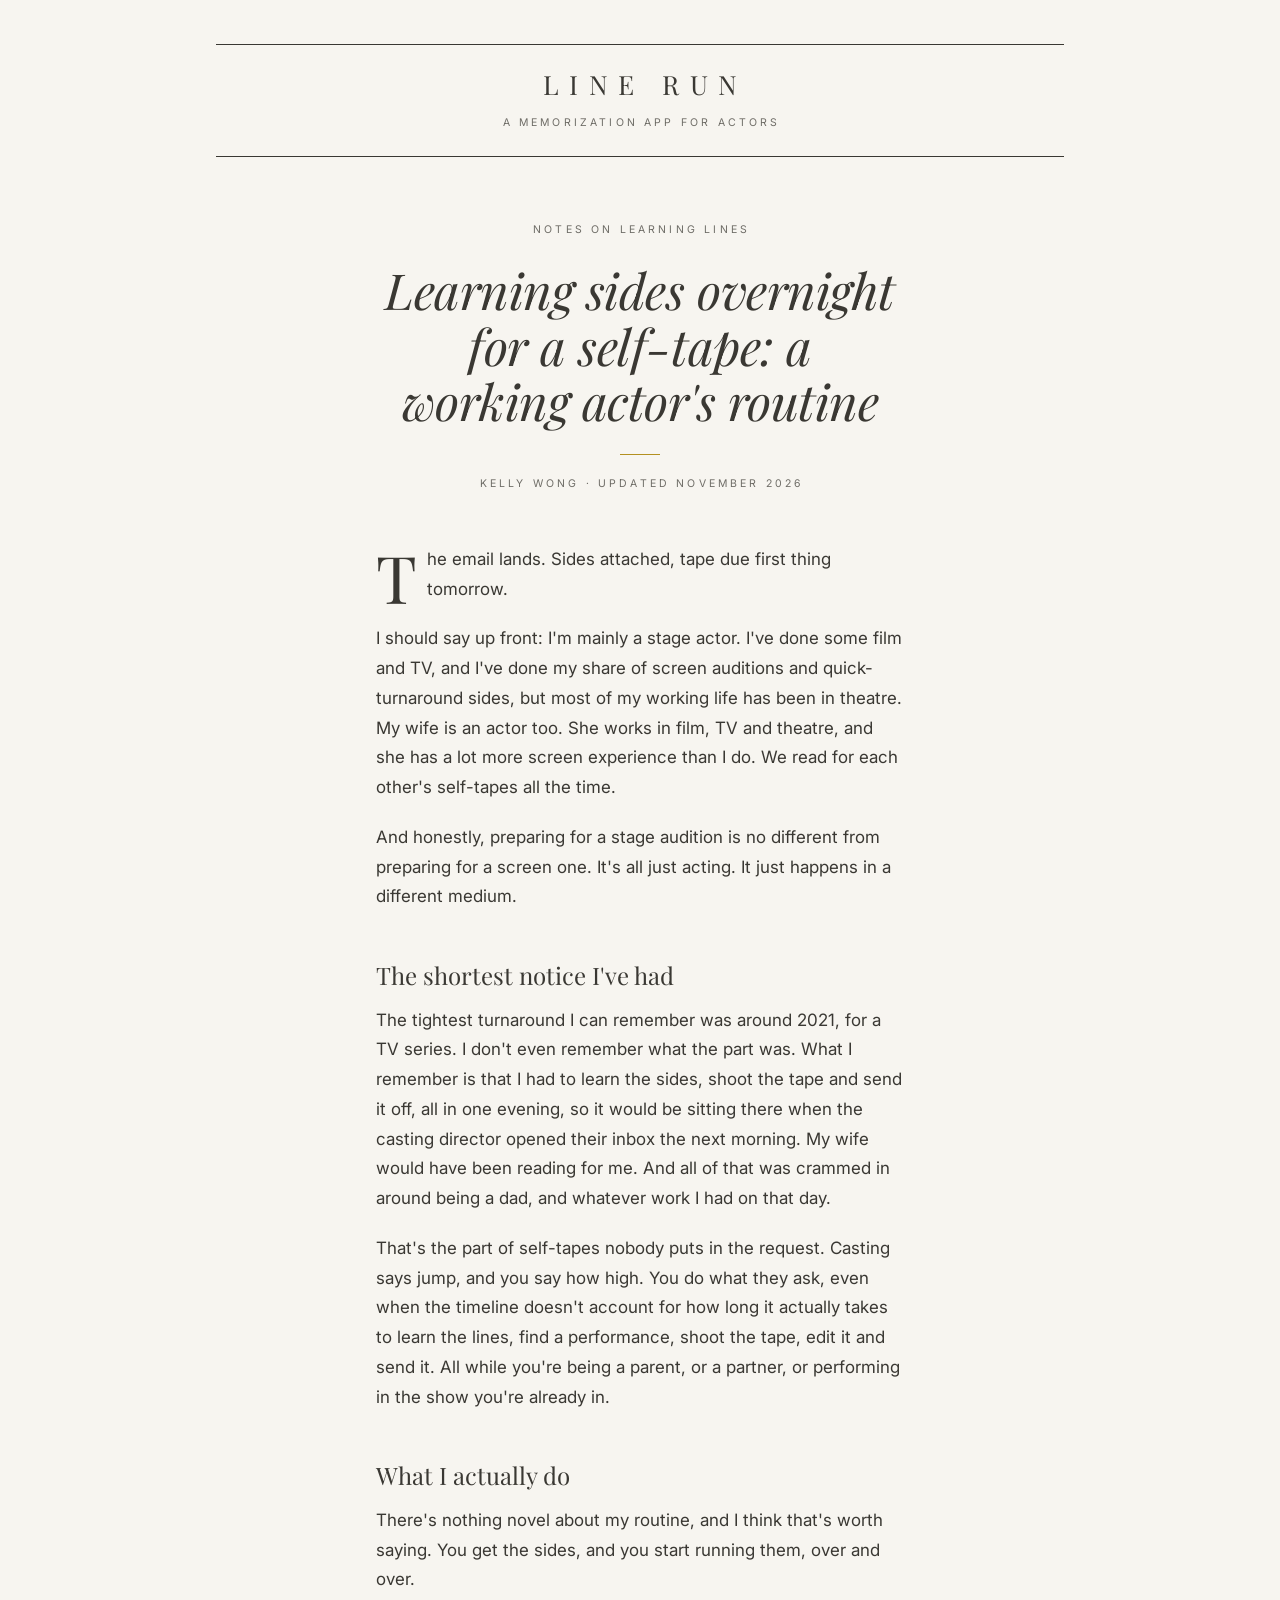
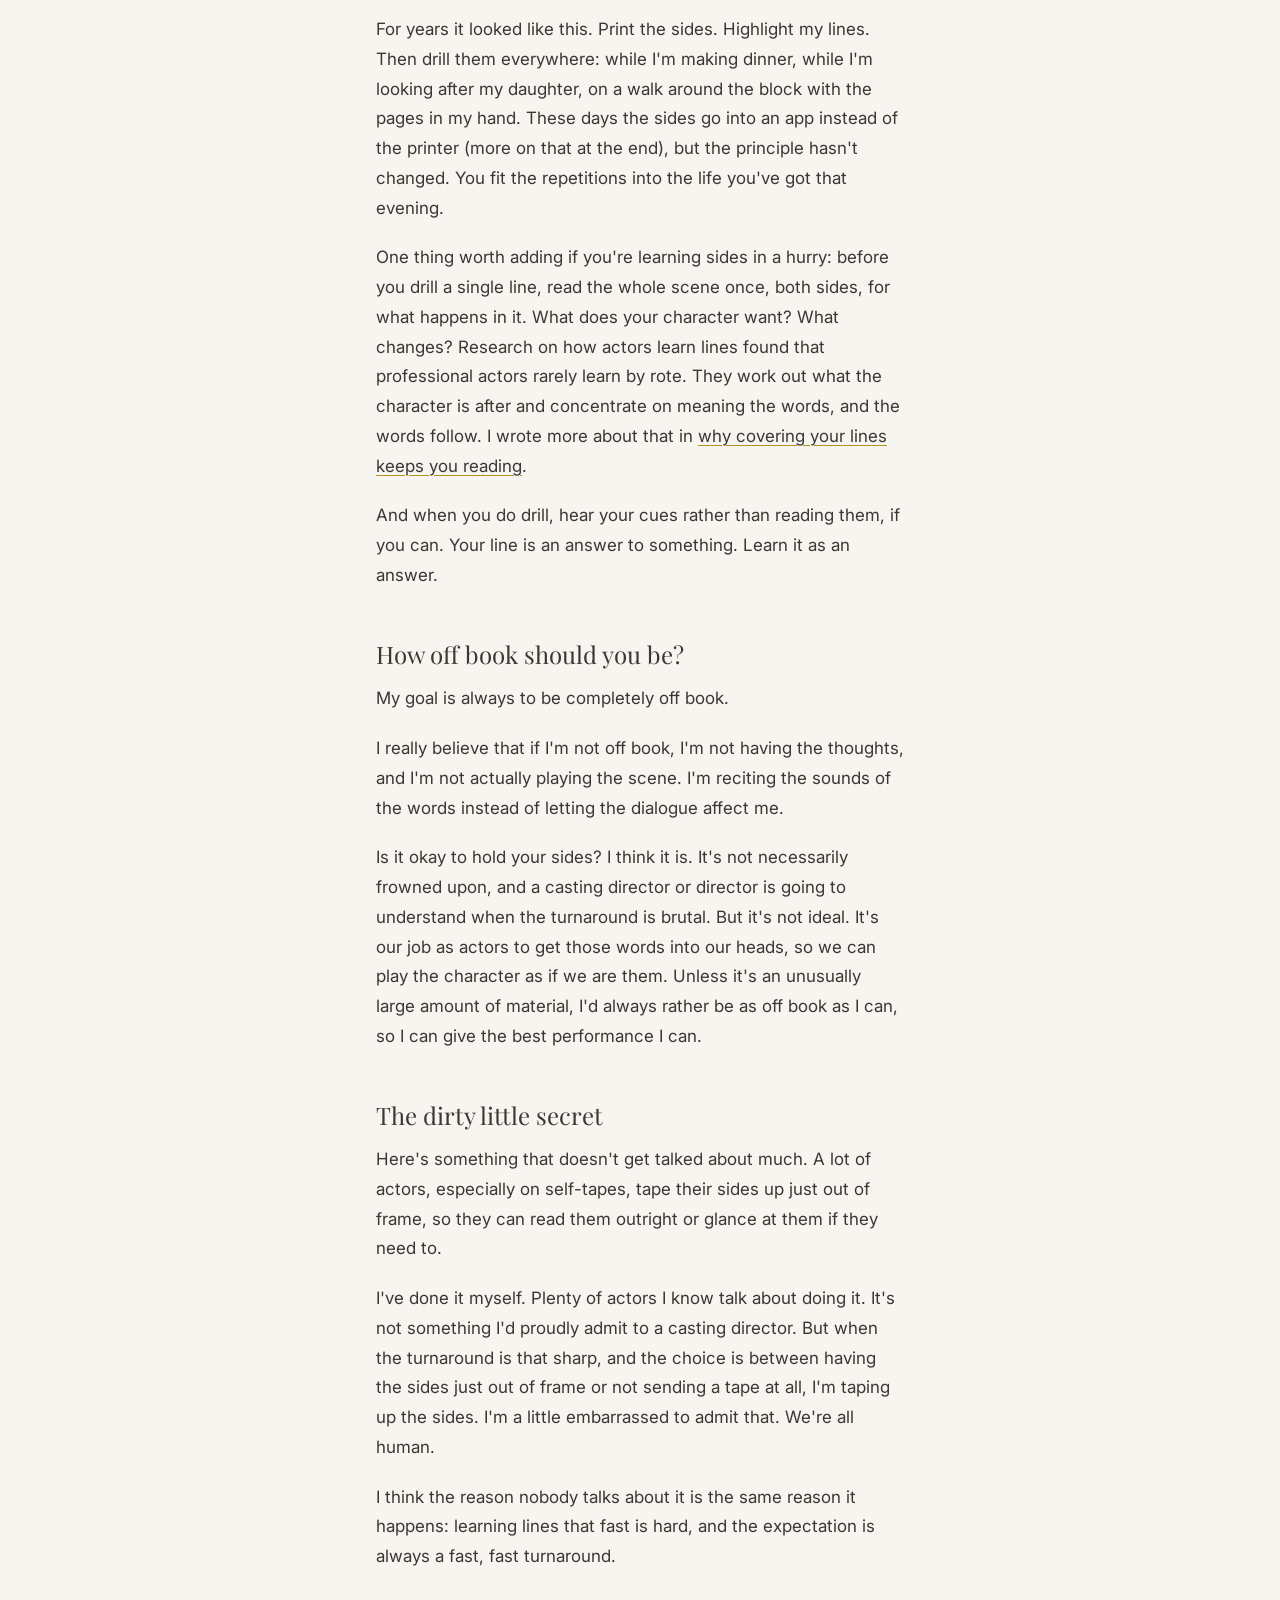
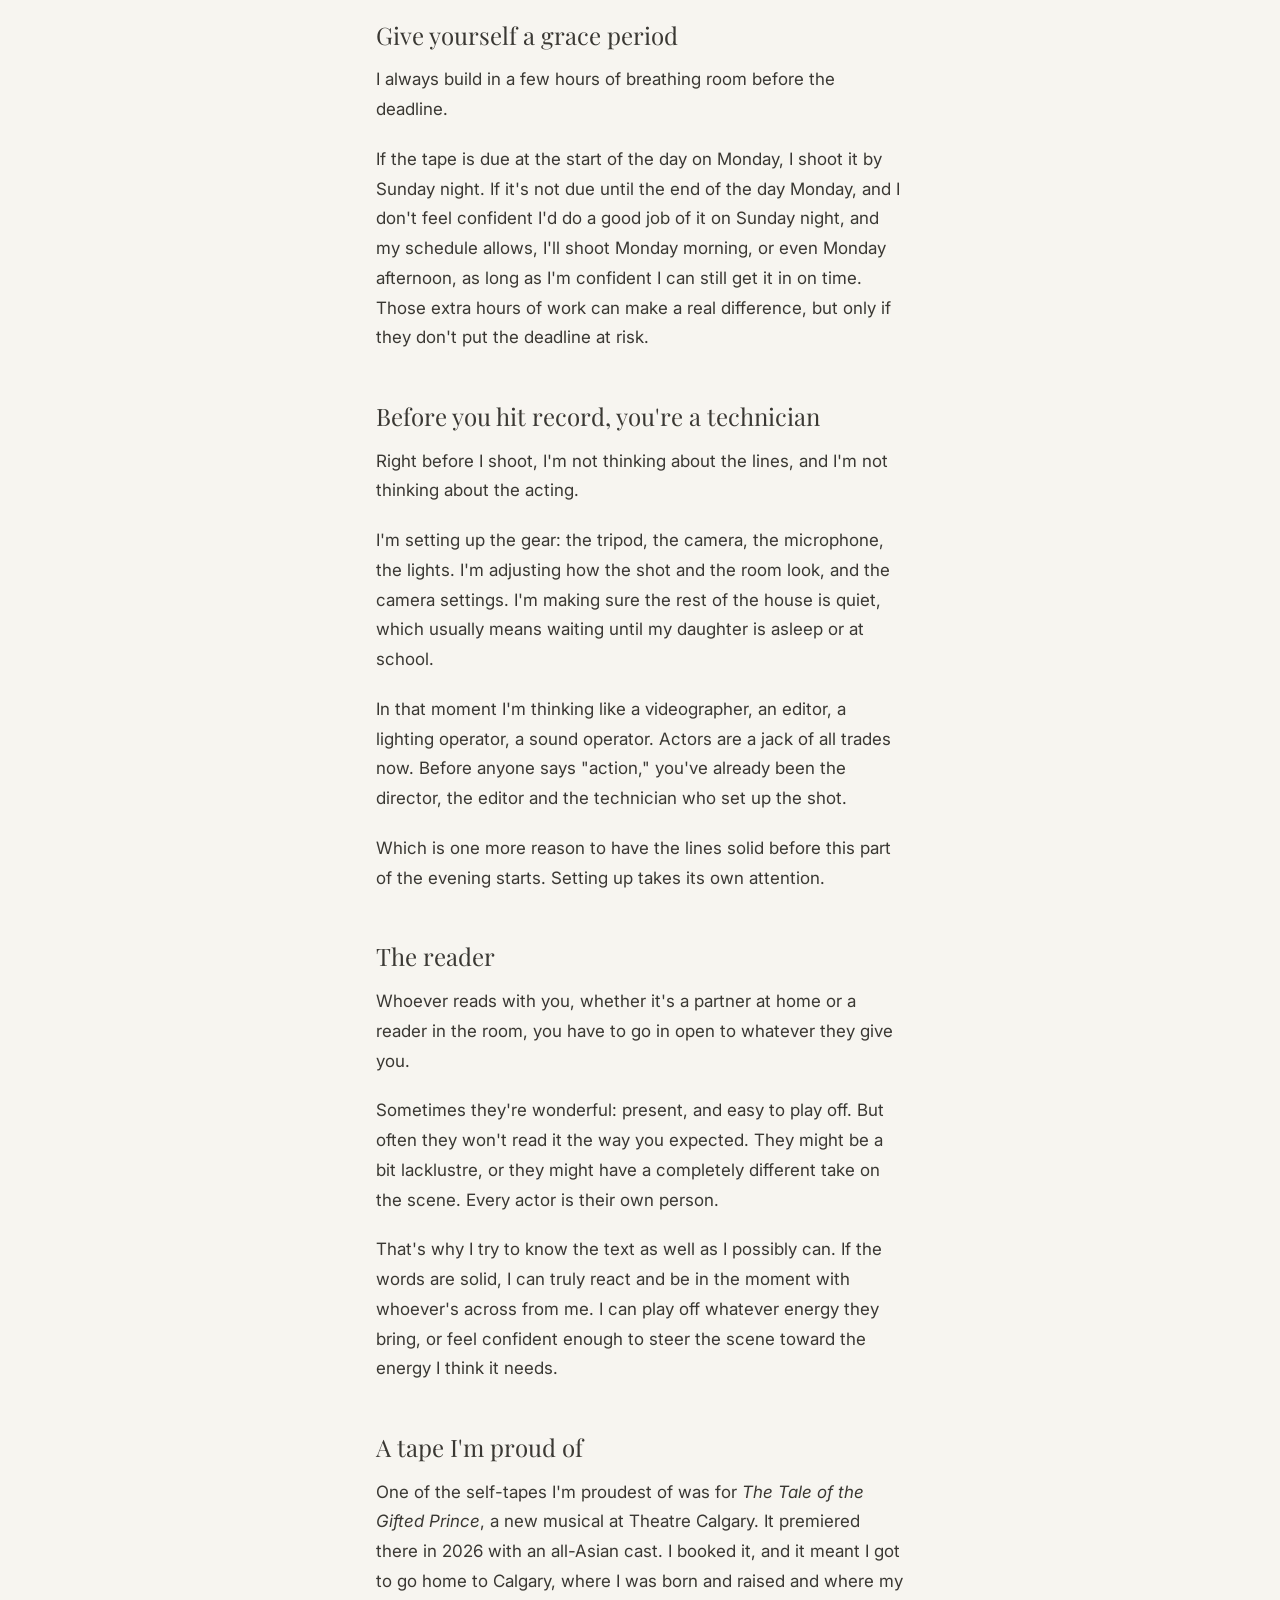
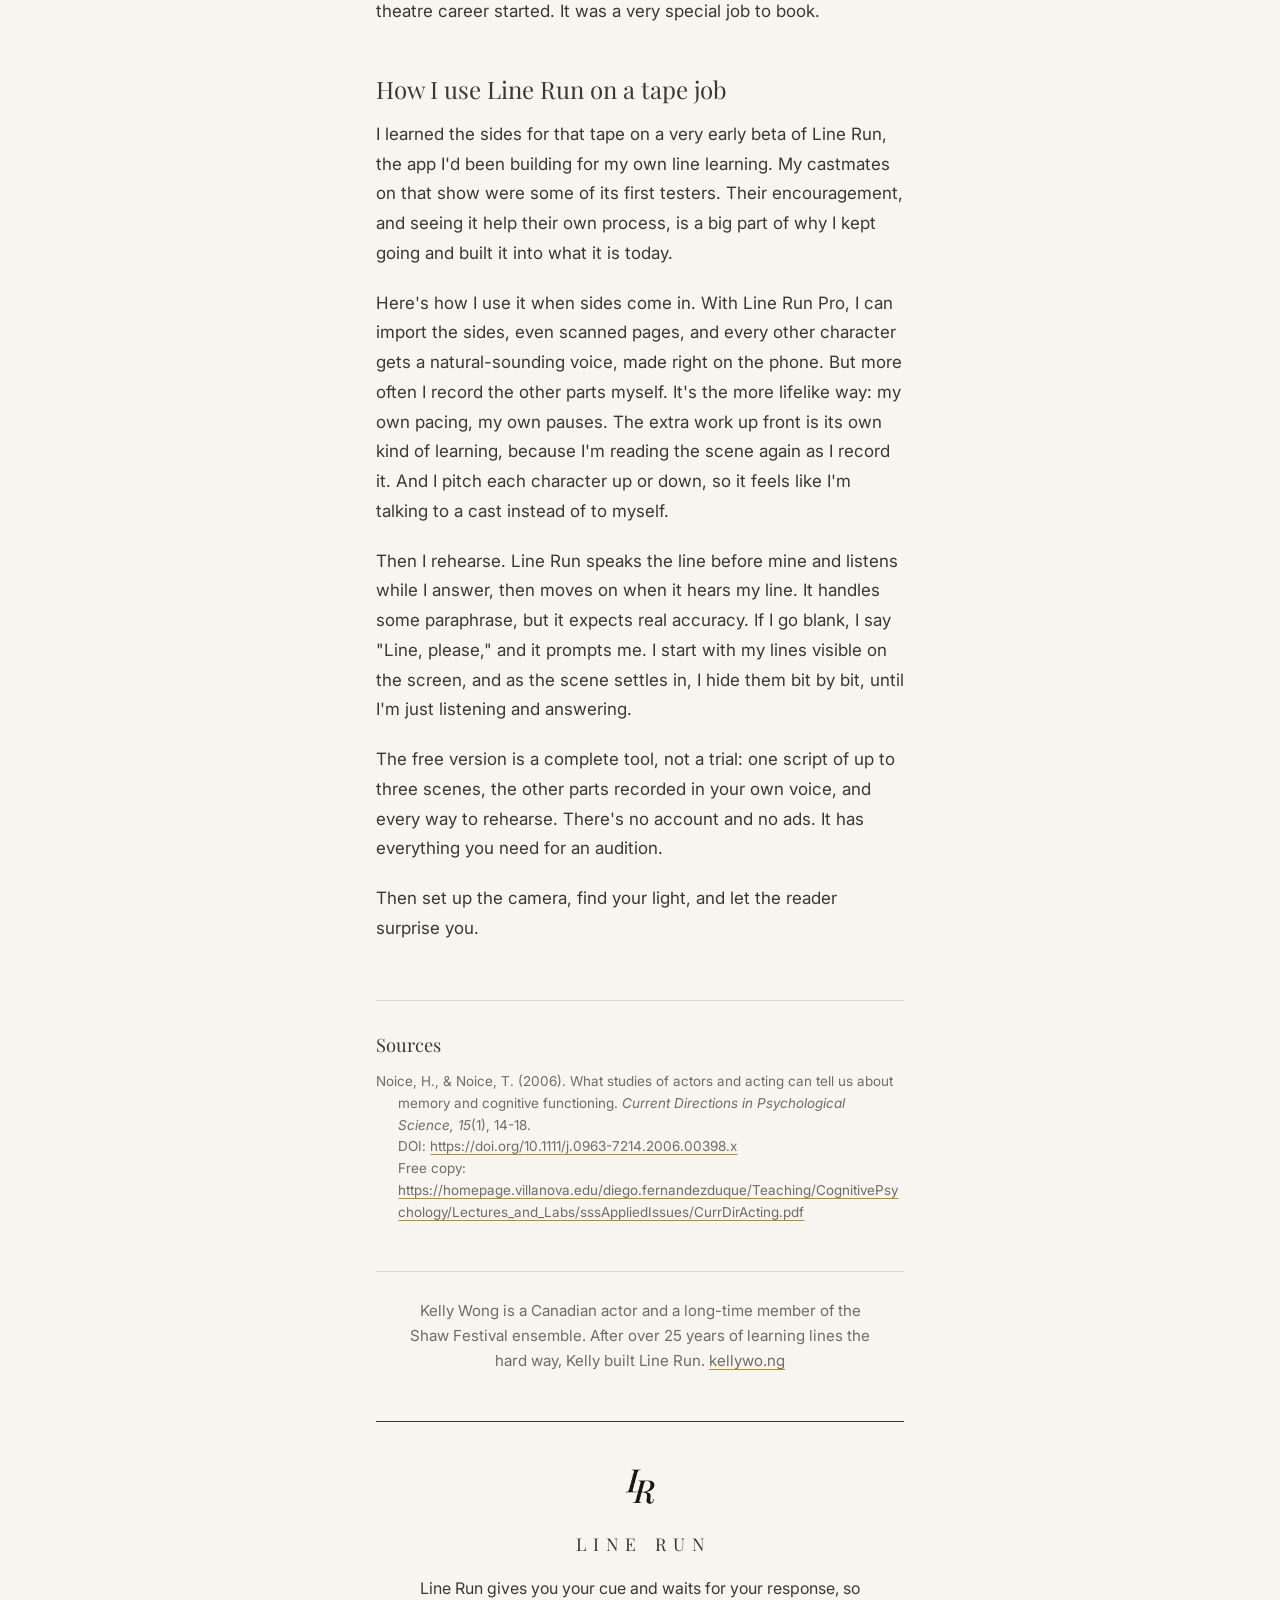
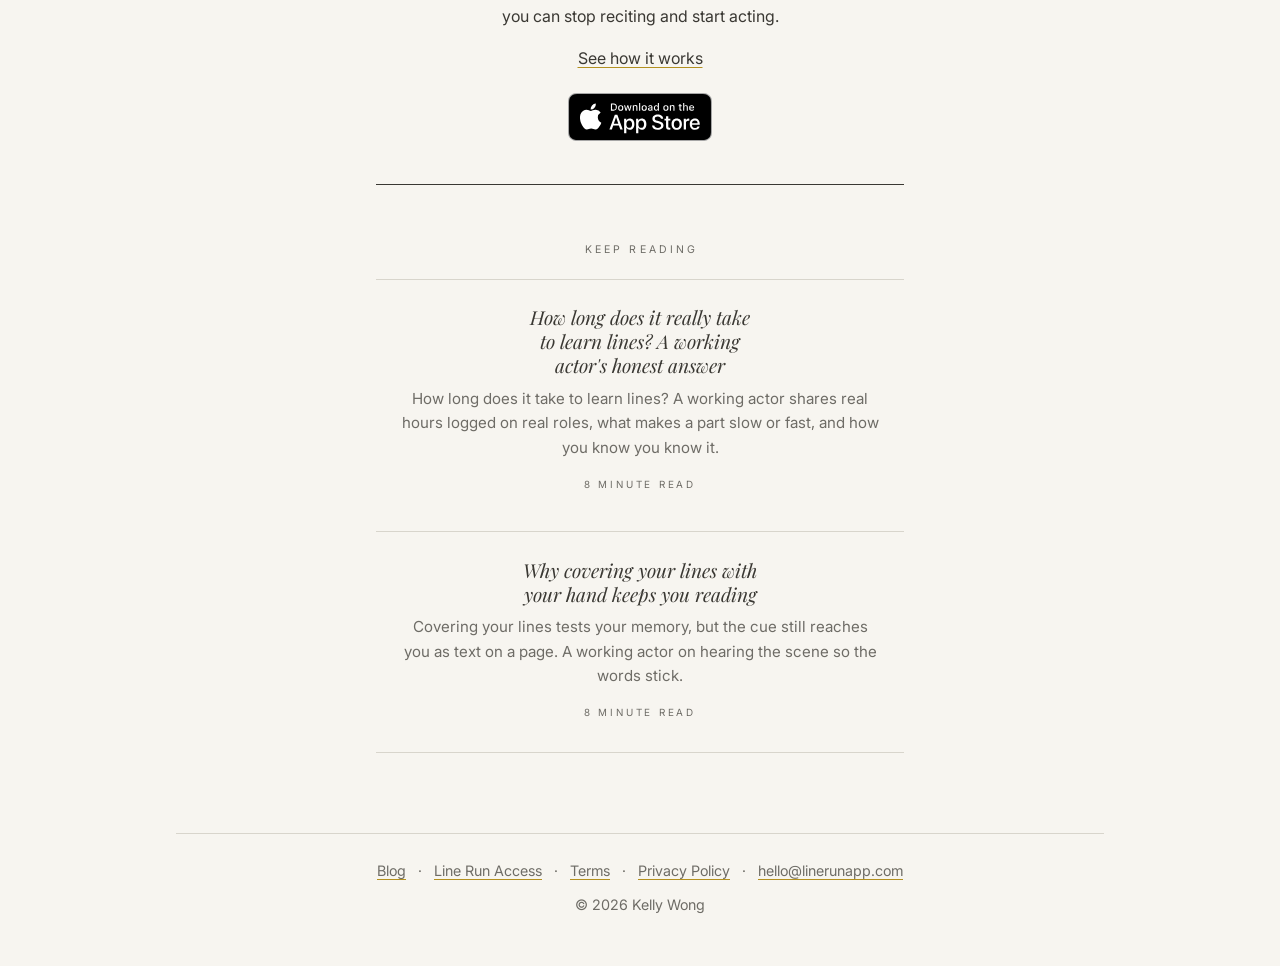
<file: blog/learning-sides-overnight-self-tape/index.html>
<!doctype html>
<html lang="en-CA">
<head>
<meta charset="utf-8">
<meta name="viewport" content="width=device-width, initial-scale=1">
<meta name="color-scheme" content="light">
<title>Learning sides overnight for a self-tape: a working actor&#x27;s routine · Line Run</title>
<meta name="description" content="Self-tape due tomorrow? A working actor&#x27;s honest routine for learning sides fast: how off book to be, where the reader fits, and the setup before you record.">
<meta name="apple-itunes-app" content="app-id=6785331408">
<script type="application/ld+json">{"@context": "https://schema.org", "@type": "BlogPosting", "headline": "Learning sides overnight for a self-tape: a working actor's routine", "description": "Self-tape due tomorrow? A working actor's honest routine for learning sides fast: how off book to be, where the reader fits, and the setup before you record.", "datePublished": "2026-11-09", "dateModified": "2026-11-09", "author": {"@type": "Person", "name": "Kelly Wong", "url": "https://kellywo.ng"}, "publisher": {"@type": "Organization", "name": "Line Run", "url": "https://linerunapp.com/"}, "mainEntityOfPage": "https://linerunapp.com/blog/learning-sides-overnight-self-tape/", "image": "https://linerunapp.com/img/share.jpg"}</script>
<meta property="article:published_time" content="2026-11-09">
<meta property="article:modified_time" content="2026-11-09">
<link rel="canonical" href="https://linerunapp.com/blog/learning-sides-overnight-self-tape/">
<meta property="og:type" content="article">
<meta property="og:site_name" content="Line Run">
<meta property="og:title" content="Learning sides overnight for a self-tape: a working actor&#x27;s routine · Line Run">
<meta property="og:description" content="Self-tape due tomorrow? A working actor&#x27;s honest routine for learning sides fast: how off book to be, where the reader fits, and the setup before you record.">
<meta property="og:url" content="https://linerunapp.com/blog/learning-sides-overnight-self-tape/">
<meta property="og:image" content="https://linerunapp.com/img/share.jpg">
<meta property="og:image:width" content="1200">
<meta property="og:image:height" content="630">
<meta property="og:image:alt" content="Line Run, a memorization app for actors, beside an iPhone showing the app&#8217;s Rehearse screen with the actor&#8217;s lines marked in gold.">
<meta name="twitter:card" content="summary_large_image">
<link rel="icon" href="../../favicon.ico" sizes="16x16 32x32 48x48">
<link rel="icon" type="image/png" href="../../img/icon-32.png" sizes="32x32">
<link rel="apple-touch-icon" href="../../img/icon-180.png">
<link rel="stylesheet" href="../../style.css">
</head>
<body>
<div class="wrap">
<header class="site"><div class="page">
<div class="titleblock">
<p class="name"><a href="../../">Line Run</a></p>
<p class="sub">A memorization app for actors</p>
</div>
</div></header>
<main>
<div class="page blog">
<p class="kicker"><a href="../">Notes on learning lines</a></p>
<h1>Learning sides overnight for a self-tape: a working actor&#x27;s routine</h1>
<p class="meta">Kelly Wong &#183; Updated <time datetime="2026-11-09">November 2026</time></p>
<p class="dropcap">The email lands. Sides attached, tape due first thing tomorrow.</p>
<p>I should say up front: I'm mainly a stage actor. I've done some film and TV, and I've done my share of screen auditions and quick-turnaround sides, but most of my working life has been in theatre. My wife is an actor too. She works in film, TV and theatre, and she has a lot more screen experience than I do. We read for each other's self-tapes all the time.</p>
<p>And honestly, preparing for a stage audition is no different from preparing for a screen one. It's all just acting. It just happens in a different medium.</p>
<h2 id="the-shortest-notice-i-ve-had">The shortest notice I've had</h2>
<p>The tightest turnaround I can remember was around 2021, for a TV series. I don't even remember what the part was. What I remember is that I had to learn the sides, shoot the tape and send it off, all in one evening, so it would be sitting there when the casting director opened their inbox the next morning. My wife would have been reading for me. And all of that was crammed in around being a dad, and whatever work I had on that day.</p>
<p>That's the part of self-tapes nobody puts in the request. Casting says jump, and you say how high. You do what they ask, even when the timeline doesn't account for how long it actually takes to learn the lines, find a performance, shoot the tape, edit it and send it. All while you're being a parent, or a partner, or performing in the show you're already in.</p>
<h2 id="what-i-actually-do">What I actually do</h2>
<p>There's nothing novel about my routine, and I think that's worth saying. You get the sides, and you start running them, over and over.</p>
<p>For years it looked like this. Print the sides. Highlight my lines. Then drill them everywhere: while I'm making dinner, while I'm looking after my daughter, on a walk around the block with the pages in my hand. These days the sides go into an app instead of the printer (more on that at the end), but the principle hasn't changed. You fit the repetitions into the life you've got that evening.</p>
<p>One thing worth adding if you're learning sides in a hurry: before you drill a single line, read the whole scene once, both sides, for what happens in it. What does your character want? What changes? Research on how actors learn lines found that professional actors rarely learn by rote. They work out what the character is after and concentrate on meaning the words, and the words follow. I wrote more about that in <a href="../covering-your-lines-keeps-you-reading/">why covering your lines keeps you reading</a>.</p>
<p>And when you do drill, hear your cues rather than reading them, if you can. Your line is an answer to something. Learn it as an answer.</p>
<h2 id="how-off-book-should-you-be">How off book should you be?</h2>
<p>My goal is always to be completely off book.</p>
<p>I really believe that if I'm not off book, I'm not having the thoughts, and I'm not actually playing the scene. I'm reciting the sounds of the words instead of letting the dialogue affect me.</p>
<p>Is it okay to hold your sides? I think it is. It's not necessarily frowned upon, and a casting director or director is going to understand when the turnaround is brutal. But it's not ideal. It's our job as actors to get those words into our heads, so we can play the character as if we are them. Unless it's an unusually large amount of material, I'd always rather be as off book as I can, so I can give the best performance I can.</p>
<h2 id="the-dirty-little-secret">The dirty little secret</h2>
<p>Here's something that doesn't get talked about much. A lot of actors, especially on self-tapes, tape their sides up just out of frame, so they can read them outright or glance at them if they need to.</p>
<p>I've done it myself. Plenty of actors I know talk about doing it. It's not something I'd proudly admit to a casting director. But when the turnaround is that sharp, and the choice is between having the sides just out of frame or not sending a tape at all, I'm taping up the sides. I'm a little embarrassed to admit that. We're all human.</p>
<p>I think the reason nobody talks about it is the same reason it happens: learning lines that fast is hard, and the expectation is always a fast, fast turnaround.</p>
<h2 id="give-yourself-a-grace-period">Give yourself a grace period</h2>
<p>I always build in a few hours of breathing room before the deadline.</p>
<p>If the tape is due at the start of the day on Monday, I shoot it by Sunday night. If it's not due until the end of the day Monday, and I don't feel confident I'd do a good job of it on Sunday night, and my schedule allows, I'll shoot Monday morning, or even Monday afternoon, as long as I'm confident I can still get it in on time. Those extra hours of work can make a real difference, but only if they don't put the deadline at risk.</p>
<h2 id="before-you-hit-record-you-re-a-technician">Before you hit record, you're a technician</h2>
<p>Right before I shoot, I'm not thinking about the lines, and I'm not thinking about the acting.</p>
<p>I'm setting up the gear: the tripod, the camera, the microphone, the lights. I'm adjusting how the shot and the room look, and the camera settings. I'm making sure the rest of the house is quiet, which usually means waiting until my daughter is asleep or at school.</p>
<p>In that moment I'm thinking like a videographer, an editor, a lighting operator, a sound operator. Actors are a jack of all trades now. Before anyone says "action," you've already been the director, the editor and the technician who set up the shot.</p>
<p>Which is one more reason to have the lines solid before this part of the evening starts. Setting up takes its own attention.</p>
<h2 id="the-reader">The reader</h2>
<p>Whoever reads with you, whether it's a partner at home or a reader in the room, you have to go in open to whatever they give you.</p>
<p>Sometimes they're wonderful: present, and easy to play off. But often they won't read it the way you expected. They might be a bit lacklustre, or they might have a completely different take on the scene. Every actor is their own person.</p>
<p>That's why I try to know the text as well as I possibly can. If the words are solid, I can truly react and be in the moment with whoever's across from me. I can play off whatever energy they bring, or feel confident enough to steer the scene toward the energy I think it needs.</p>
<h2 id="a-tape-i-m-proud-of">A tape I'm proud of</h2>
<p>One of the self-tapes I'm proudest of was for <em>The Tale of the Gifted Prince</em>, a new musical at Theatre Calgary. It premiered there in 2026 with an all-Asian cast. I booked it, and it meant I got to go home to Calgary, where I was born and raised and where my theatre career started. It was a very special job to book.</p>
<h2 id="how-i-use-line-run-on-a-tape-job">How I use Line Run on a tape job</h2>
<p>I learned the sides for that tape on a very early beta of Line Run, the app I'd been building for my own line learning. My castmates on that show were some of its first testers. Their encouragement, and seeing it help their own process, is a big part of why I kept going and built it into what it is today.</p>
<p>Here's how I use it when sides come in. With Line Run Pro, I can import the sides, even scanned pages, and every other character gets a natural-sounding voice, made right on the phone. But more often I record the other parts myself. It's the more lifelike way: my own pacing, my own pauses. The extra work up front is its own kind of learning, because I'm reading the scene again as I record it. And I pitch each character up or down, so it feels like I'm talking to a cast instead of to myself.</p>
<p>Then I rehearse. Line Run speaks the line before mine and listens while I answer, then moves on when it hears my line. It handles some paraphrase, but it expects real accuracy. If I go blank, I say "Line, please," and it prompts me. I start with my lines visible on the screen, and as the scene settles in, I hide them bit by bit, until I'm just listening and answering.</p>
<p>The free version is a complete tool, not a trial: one script of up to three scenes, the other parts recorded in your own voice, and every way to rehearse. There's no account and no ads. It has everything you need for an audition.</p>
<p>Then set up the camera, find your light, and let the reader surprise you.</p>
<h2 id="sources">Sources</h2>
<ul class="sources">
<li>Noice, H., &amp; Noice, T. (2006). What studies of actors and acting can tell us about memory and cognitive functioning. <em>Current Directions in Psychological Science, 15</em>(1), 14-18.<br>DOI: <a href="https://doi.org/10.1111/j.0963-7214.2006.00398.x">https://doi.org/10.1111/j.0963-7214.2006.00398.x</a><br>Free copy: <a href="https://homepage.villanova.edu/diego.fernandezduque/Teaching/CognitivePsychology/Lectures_and_Labs/sssAppliedIssues/CurrDirActing.pdf">https://homepage.villanova.edu/diego.fernandezduque/Teaching/CognitivePsychology/Lectures_and_Labs/sssAppliedIssues/CurrDirActing.pdf</a></li>
</ul>
<aside class="about"><p>Kelly Wong is a Canadian actor and a long-time member of the Shaw Festival ensemble. After over 25 years of learning lines the hard way, Kelly built Line Run. <a href="https://kellywo.ng">kellywo.ng</a></p></aside>
<aside class="endcard">
<img class="ecicon" src="../../img/icon-180.png" alt="" width="52" height="52">
<p class="ecname">Line Run</p>
<p>Line Run gives you your cue and waits for your response, so you can stop reciting and start acting.</p>
<p><a href="../../">See how it works</a></p>
<p class="badge"><a href="https://apps.apple.com/app/id6785331408"><img src="../../img/app-store-badge.svg" alt="Download on the App Store" width="144" height="48" decoding="async"></a></p>
</aside>
<div class="more">
<p class="kicker">Keep reading</p>
<ul class="postlist">
<li><span class="pt"><a href="../how-long-does-it-take-to-learn-lines/">How long does it really take to learn lines? A working actor&#x27;s honest answer</a></span>
<p>How long does it take to learn lines? A working actor shares real hours logged on real roles, what makes a part slow or fast, and how you know you know it.</p>
<span class="rt">8 minute read</span></li>
<li><span class="pt"><a href="../covering-your-lines-keeps-you-reading/">Why covering your lines with your hand keeps you reading</a></span>
<p>Covering your lines tests your memory, but the cue still reaches you as text on a page. A working actor on hearing the scene so the words stick.</p>
<span class="rt">8 minute read</span></li>
</ul>
</div>
</div>
</main>
<footer class="site"><div class="page">
  <nav><a href="../../blog/">Blog</a><span aria-hidden="true">·</span><a href="../../access/">Line Run Access</a><span aria-hidden="true">·</span><a href="../../terms/">Terms</a><span aria-hidden="true">·</span><a href="../../privacy/">Privacy Policy</a><span aria-hidden="true">·</span><span class="em" data-b="olleh" data-a="moc.ppanurenil">hello at linerunapp dot com</span></nav>
  <p>© <span id="yr">2026</span> Kelly Wong</p>
  <script>try{document.getElementById('yr').textContent=new Date().getFullYear()}catch(e){}</script>
  <script>try{document.querySelectorAll('.em').forEach(function(e){var r=function(k){return e.getAttribute(k).split('').reverse().join('')},a=r('data-b')+'@'+r('data-a'),l=document.createElement('a');l.href='mailto:'+a;l.textContent=a;e.replaceWith(l)})}catch(x){}</script>
</div></footer>
</div>
</body>
</html>
</file>
<file: style.css>
/* Line Run, set as a theatre programme: centred, printed, symmetrical.
   The app's own palette (AppTheme.swift, goldWarm) and its own two faces,
   served from this site rather than from Google Fonts, so a visitor's browser
   never contacts Google just to read the privacy policy.

   ONE appearance: warm paper, with charcoal stage bands. No dark palette, no
   appearance control, nothing remembered about the visitor. */
@font-face { font-family: "Playfair Display"; src: url("fonts/PlayfairDisplay-Regular.ttf") format("truetype"); font-weight: 400; font-style: normal; font-display: swap; }
@font-face { font-family: "Playfair Display"; src: url("fonts/PlayfairDisplay-Italic.ttf") format("truetype"); font-weight: 400; font-style: italic; font-display: swap; }
@font-face { font-family: "Inter"; src: url("fonts/Inter_18pt-Regular.ttf") format("truetype"); font-weight: 400; font-style: normal; font-display: swap; }
@font-face { font-family: "Inter"; src: url("fonts/Inter_18pt-Italic.ttf") format("truetype"); font-weight: 400; font-style: italic; font-display: swap; }
@font-face { font-family: "Inter"; src: url("fonts/Inter_18pt-Bold.ttf") format("truetype"); font-weight: 700; font-style: normal; font-display: swap; }

:root {
  color-scheme: light;
  --bg: #F7F5F0;      /* background */
  --text: #3A3833;    /* warm dark grey, never black (owner, 2026-09-13) */
  --muted: #6E6C66;   /* secondaryText */
  --rule: #D8D5CC;    /* divider */
  --gold: #B39020;    /* accent: rules, underlines and highlights, never text on paper */
  --bezel-edge: #46423C;
  --caption: #727067; /* the quietest a caption can go and still clear 4.5:1 on paper */
  /* the pacing of the whole page */
  --beat: 9.5rem; --hero: 7rem; --air: 5rem; --gap: 2.6rem;
}

/* The charcoal stage bands, in the app's own dark background colour. Their
   muted grey and their hairlines are lifted so that everything on them still
   clears 4.5:1 for text and 3:1 for the rules that carry structure. */
.stage {
  --bg: #262422; --text: #E8E4DC; --muted: #9C9A95; --rule: #736E65;
  --bezel-edge: #6A645B; --caption: #8E8C86;
  background: #262422; color: #E8E4DC;
}

* { box-sizing: border-box; }
html { -webkit-text-size-adjust: 100%; }
body {
  margin: 0; background: var(--bg); color: var(--text); text-align: center;
  font: 400 1rem/1.7 "Inter", -apple-system, BlinkMacSystemFont, "Helvetica Neue", Arial, sans-serif;
  -webkit-font-smoothing: antialiased;
}
.page { max-width: 58rem; margin: 0 auto; padding: 0 2.5rem; }
@media (max-width: 40rem) { .page { padding: 0 1.25rem; } }

/* ------------------------------------------------------- the title block --
   Two thin rules, the name in widely spaced capitals between them. */
header.site { padding-top: 2.75rem; }
.titleblock { padding: 1.5rem 0; border-top: 1px solid var(--text); border-bottom: 1px solid var(--text); }
.titleblock .name { font-family: "Playfair Display", Georgia, serif; font-size: 1.65rem;
                    letter-spacing: 0.4em; text-transform: uppercase; margin: 0; text-indent: 0.4em;
                    max-width: none; line-height: 1.2; }
.titleblock .name a { color: inherit; text-decoration: none; }
.titleblock .sub { font-size: 0.66rem; letter-spacing: 0.3em; text-transform: uppercase;
                   color: var(--muted); margin: 0.85rem 0 0; text-indent: 0.3em; max-width: none; }

/* --------------------------------------------------------- the type scale */
h1 { font-family: "Playfair Display", Georgia, serif; font-style: italic; font-weight: 400;
     font-size: clamp(2.5rem, 5.6vw, 4.6rem); line-height: 1.06; letter-spacing: -0.01em;
     margin: 0 auto 1.5rem; max-width: 18ch; overflow-wrap: break-word; }
h2 { font-family: "Playfair Display", Georgia, serif; font-style: italic; font-weight: 400;
     font-size: clamp(1.85rem, 4vw, 3.1rem); line-height: 1.14;
     margin: 0 auto var(--gap); max-width: 18ch; overflow-wrap: break-word; text-wrap: balance; }
h3 { font-weight: 700; font-size: 1rem; margin: 2.2rem 0 0.5rem; }
.laurel { display: flex; align-items: center; justify-content: center; gap: 1.1rem; max-width: none;
          margin: -4.3rem auto 1.35rem; text-align: center; }
.laurel .lb { display: block; height: 8.6rem; width: auto; color: var(--gold); fill: currentColor; flex: none; }
.laurel .lf { transform: scaleX(-1); }
.laurel .lt { display: flex; flex-direction: column; align-items: center; }
.laurel .la { display: block; width: 1.35rem; height: auto; fill: var(--text); margin: 0 0 0.75rem; }
.laurel .lk { font-size: 0.6rem; line-height: 1; letter-spacing: 0.3em; text-transform: uppercase;
              color: var(--muted); margin: 0 0 0.45rem; padding-left: 0.3em; }
.laurel .lw { font-family: "Inter", -apple-system, BlinkMacSystemFont, "Helvetica Neue", Arial, sans-serif;
              font-weight: 700; font-size: 1.1rem; line-height: 1.14; letter-spacing: 0.08em; text-transform: uppercase; color: var(--text); }
.lead { font-size: 1.125rem; line-height: 1.6; color: var(--muted); margin: 0 auto; max-width: 30rem; }
p { margin: 0 auto 1.1rem; max-width: 31rem; }
strong { font-weight: 700; }
hr { border: 0; height: 1px; background: var(--rule); margin: 3rem auto; }
ul { padding-left: 1.2rem; margin: 0 0 1rem; }
li { margin: 0.5rem 0; }
li::marker { color: var(--gold); }
a { color: inherit; text-decoration: underline; text-decoration-color: var(--gold);
    text-decoration-thickness: 1px; text-underline-offset: 0.2em; }
a:hover { text-decoration-thickness: 2px; }
a:focus-visible { outline: 2px solid var(--text); outline-offset: 3px; }

/* Long reading is left-aligned inside a centred column. Centring is for the
   title block, the headings, the short leads and the pull quote. */
.read { max-width: 31rem; margin: 0 auto; text-align: left; }
.read p { max-width: none; }

/* The short gold rule now sits under the heading, with room around it. */
.hrule { width: 2.5rem; height: 1px; background: var(--gold); margin: 0 auto var(--gap); }

/* ---------------------------------------------------------- the home page */
.home main > section { padding: var(--beat) 0; }
.home main > .hero { padding: var(--hero) 0 var(--beat); }
.home main > .close { padding: var(--beat) 0 0; }

/* Apple's badge, at its own proportion, with clear space around it. */
.badge { margin: 2.75rem auto 0; max-width: none; line-height: 0; }
.badge a { display: inline-block; text-decoration: none; padding: 0.75rem; margin: -0.75rem; }
.badge a:focus-visible { outline: 2px solid var(--text); outline-offset: 0; }
.badge img { display: block; height: 3rem; width: auto; }
.badge-end { margin-top: 1.4rem; }
.getline { margin: 3.5rem auto 0; color: var(--muted); font-size: 0.95rem; }
.soon-line { font-size: 0.66rem; letter-spacing: 0.3em; text-transform: uppercase;
             color: var(--muted); text-indent: 0.3em; margin: 1.5rem auto 0; max-width: none; }

/* ------------------------------------------------------------- the phone --
   A bezel, a rounded screen and a dynamic island, all drawn in CSS. */
.phone {
  /* ONE number drives the whole device, so the bezel, the corner radius and the
     notch scale together and never distort. The fractions are the old fixed
     sizes divided by the old 19.5rem width. */
  --pw: min(19.5rem, calc(100vw - 3rem));
  position: relative; width: var(--pw); margin: 0 auto;
  padding: calc(var(--pw) * 0.0256);
  border-radius: calc(var(--pw) * 0.1410);
  background: #0C0B0A;
  box-shadow: inset 0 0 0 1px var(--bezel-edge), 0 2rem 4.5rem rgba(0, 0, 0, 0.4);
}
.phone video, .phone img { display: block; width: 100%; height: auto;
                           border-radius: calc(var(--pw) * 0.1180); background: #000; }
.phone .island { position: absolute; left: 50%; transform: translateX(-50%); z-index: 2;
                 top: calc(var(--pw) * 0.0564); width: calc(var(--pw) * 0.2564);
                 height: calc(var(--pw) * 0.0513); border-radius: calc(var(--pw) * 0.0513);
                 background: #0C0B0A; }
/* The film is never taller than the window it is being watched in. A phone of
   width W stands 2.107 W tall, so the height left over decides the width, and
   10rem of that height is kept back as breathing room above and below. */
.film .phone { --pw: max(9rem, min(19.5rem, calc(100vw - 3rem), calc((100vh - 10rem) / 2.107)));
               --pw: max(9rem, min(19.5rem, calc(100vw - 3rem), calc((100svh - 10rem) / 2.107))); }
.film { margin: var(--air) auto 0; }
.bigshot { margin: 7rem auto 0; }
.bigshot .phone { --pw: min(19rem, calc(100vw - 3rem)); }

/* The sound control sits on the film itself, lower right. It is dark enough to
   stay legible over any frame behind it. */
.soundbtn { display: none; position: absolute; z-index: 3;
            right: calc(var(--pw) * 0.0769); bottom: calc(var(--pw) * 0.1077);
            width: 2.6rem; height: 2.6rem; border-radius: 50%; padding: 0; cursor: pointer;
            align-items: center; justify-content: center;
            background: rgba(12, 11, 10, 0.78); border: 1px solid rgba(242, 239, 232, 0.35);
            color: #F2EFE8; }
.has-sound .soundbtn { display: flex; }
.soundbtn:hover { background: rgba(12, 11, 10, 0.9); border-color: rgba(242, 239, 232, 0.6); }
.soundbtn:focus-visible { outline: 2px solid #F2EFE8; outline-offset: 3px; }
.spk { display: block; }
.spk-body { fill: currentColor; }
.spk-wave, .spk-slash { fill: none; stroke: currentColor; stroke-width: 1.8; stroke-linecap: round; }
/* a dark stroke under the slash, so the line stays separate from the speaker */
.spk-cut { fill: none; stroke: rgba(12, 11, 10, 0.95); stroke-width: 4; stroke-linecap: round; }
.soundbtn[data-muted="1"] .spk-wave { display: none; }
.soundbtn[data-muted="0"] .spk-slash, .soundbtn[data-muted="0"] .spk-cut { display: none; }

/* ------------------------------------------------------- the app screens -- */
.shots { display: grid; grid-template-columns: 1fr 1fr; gap: 4rem; max-width: 42rem;
         margin: 7rem auto 0; }
.shot figcaption, .bigshot figcaption { margin-top: 2.2rem; font-size: 0.76rem;
                   line-height: 1.55; color: var(--caption); text-align: center; }
.shot { margin: 0; }
.shot .phone { --pw: min(17rem, calc(50vw - 4rem));
                /* A smaller phone needs a smaller shadow: the full-size one reached
                   down into the caption (owner, 2026-09-21). */
                box-shadow: inset 0 0 0 1px var(--bezel-edge),
                            0 0.75rem 1.8rem rgba(0, 0, 0, 0.26); }

/* A product name inside a sentence, in bold body text (owner, 2026-09-21).
   This is the one thing on the page that pulls Inter's bold weight. */
.pname { font-weight: 700; }

/* ----------------------------------------------------------- the note ---
   Kelly's note: the display serif upright, a little larger than the body,
   generously spaced and centred. */
.note { max-width: 27rem; margin: 0 auto; padding: 0 0.5rem;
        font-family: "Playfair Display", Georgia, serif; font-style: normal;
        font-size: 1.2rem; line-height: 1.8; color: var(--text); }
.note p { max-width: none; margin: 0 0 1.4rem; }
.note p:last-child { margin-bottom: 0; }
.canada { font-family: "Playfair Display", Georgia, serif; font-style: italic;
          color: var(--muted); font-size: 1.05rem; margin: 2.6rem auto 0; }
.more { margin-top: 2rem; }

/* --------------------------------------------------------------- the bill */
.bill { display: grid; grid-template-columns: 1fr 1px 1fr; max-width: 46rem;
        margin: 0 auto; text-align: left; }
.bill .divider { background: var(--rule); }
.bill .col { padding: 0 2.2rem; }
.bill .colhead { font-family: "Inter", -apple-system, BlinkMacSystemFont, "Helvetica Neue", Arial, sans-serif;
                 font-weight: 400; font-size: 0.66rem; letter-spacing: 0.26em; text-transform: uppercase;
                 color: var(--muted); text-align: center; text-indent: 0.26em;
                 padding-bottom: 1rem; border-bottom: 1px solid var(--gold); margin: 0 0 0.9rem; }
.bill .col.pro .colhead { color: var(--gold); }
/* A price reads as a fact, so it is upright, not italic. */
.bill .price { font-family: "Playfair Display", Georgia, serif; font-style: normal; font-size: 1.85rem;
               line-height: 1.1; color: var(--text); text-align: center; margin: 0 0 0.5rem; max-width: none; }
.bill .pricesub { font-size: 0.78rem; line-height: 1.5; color: var(--muted); text-align: center;
                  margin: 0 0 0.9rem; max-width: none; min-height: 2.35rem; }
.bill ul { list-style: none; padding: 0; margin: 0; }
.bill li { display: flex; gap: 0.7rem; padding: 0.75rem 0; border-top: 1px solid var(--rule);
           color: var(--text); font-size: 0.9rem; line-height: 1.5; margin: 0; }
.bill li b { color: var(--gold); font-weight: 400; flex: none; }
/* The note about the price belongs to the table, not beside it. */
.bill .billnote { grid-column: 1 / -1; border-top: 1px solid var(--rule); max-width: none;
                  margin: 2.4rem 0 0; padding: 1.5rem 6rem 0; text-align: center;
                  font-size: 0.8rem; line-height: 1.6; color: var(--muted); }

/* ------------------------------------------------------- the legal pages --
   The same printed masthead, then an ordinary left-aligned document. */
.doc { max-width: 45rem; text-align: left; padding-top: 4rem; padding-bottom: 1rem; }
.doc h1 { font-size: clamp(2.1rem, 5vw, 3.2rem); max-width: none; text-align: center;
          margin: 0 auto 1.6rem; }
.doc .meta { font-size: 0.66rem; letter-spacing: 0.3em; text-transform: uppercase; color: var(--muted);
             text-indent: 0.3em; text-align: center; margin: 0 auto 3.5rem; padding-top: 1.3rem;
             max-width: none; position: relative; }
.doc .meta::before { content: ""; position: absolute; top: 0; left: 50%; transform: translateX(-50%);
                     width: 2.5rem; height: 1px; background: var(--gold); }
.doc h2 { font-style: normal; font-size: 1.55rem; line-height: 1.3; text-align: left;
          max-width: none; margin: 3.2rem 0 0.9rem; }
.doc h3 { margin: 2.2rem 0 0.5rem; }
.doc p, .doc ul, .doc li { max-width: none; margin-left: 0; margin-right: 0; }

/* ------------------------------------------------------------- the footer */
footer.site { margin-top: 5rem; padding-bottom: 3rem; font-size: 0.9rem; color: var(--muted); }
footer.site .page { border-top: 1px solid var(--rule); padding-top: 1.6rem; }
footer.site nav { display: flex; flex-wrap: wrap; gap: 0.4rem 0.75rem; justify-content: center;
                  margin-bottom: 0.6rem; }
footer.site p { margin: 0; max-width: none; }

@media (max-width: 47.5rem) {
  .bill { grid-template-columns: 1fr; max-width: 31rem; }
  .bill .divider { height: 1px; margin: 2.6rem 0; }
  .bill .col { padding: 0; }
  .bill .billnote { padding-left: 0; padding-right: 0; }
}
@media (max-width: 40rem) {
  /* On a phone the body was crowding the headings (owner, 2026-09-21). */
  body { font-size: 0.9375rem; }
  .lead { font-size: 1.0625rem; }
  .note { font-size: 1.05rem; line-height: 1.75; padding: 0 1.5rem; }
}
@media (max-width: 34rem) {
  .shots { grid-template-columns: 1fr; gap: 3.5rem; max-width: 19rem; }
  .shot .phone { --pw: min(17rem, calc(100vw - 3rem)); }
}

/* A visitor who has asked their device for less movement gets the film's
   poster with an ordinary play control, and no sound button over it. */
@media (prefers-reduced-motion: reduce) {
  .soundbtn { display: none !important; }
}

/* ---------------------------------------------------------------- the blog --
   Owner, 2026-09-25: direction A (the index title at the home page's size, gold
   rule under it) with a large first letter on each post, once, never repeated. */
.blog { max-width: 38rem; text-align: left; padding-top: 4rem; }
.blog .kicker { font-size: 0.66rem; letter-spacing: 0.3em; text-transform: uppercase; color: var(--muted);
                text-indent: 0.3em; text-align: center; margin: 0 auto 1.4rem; max-width: none; }
.blog .kicker a { text-decoration: none; color: inherit; }
.blog .kicker a:hover { text-decoration: underline; text-decoration-color: var(--gold); }
.blog h1 { font-size: clamp(2.1rem, 5vw, 3.1rem); line-height: 1.12; max-width: 22ch; text-align: center;
           margin: 0 auto 1.6rem; text-wrap: balance; }
.blog .meta { font-size: 0.66rem; letter-spacing: 0.3em; text-transform: uppercase; color: var(--muted);
              text-indent: 0.3em; text-align: center; margin: 0 auto 3.2rem; padding-top: 1.3rem;
              max-width: none; position: relative; }
.blog .meta::before { content: ""; position: absolute; top: 0; left: 50%; transform: translateX(-50%);
                      width: 2.5rem; height: 1px; background: var(--gold); }
.blog p, .blog ul { max-width: none; margin-left: 0; margin-right: 0; font-size: 1.0625rem; line-height: 1.75; }
.blog p { margin-bottom: 1.25rem; }
.blog .dropcap::first-letter { font-family: "Playfair Display", Georgia, serif; float: left; font-size: 4.1rem;
                               line-height: 0.82; padding: 0.35rem 0.6rem 0 0; }
.blog h2 { font-style: normal; font-size: 1.5rem; line-height: 1.3; text-align: left; max-width: none;
           margin: 3rem 0 0.9rem; }
.blog blockquote { margin: 2rem 0; padding: 0.2rem 0 0.2rem 1.4rem; border-left: 2px solid var(--gold); }
.blog blockquote p { font-family: "Playfair Display", Georgia, serif; font-style: italic;
                     font-size: 1.3rem; line-height: 1.55; margin: 0; }
.blog #sources { font-size: 1.15rem; margin-top: 3.5rem; padding-top: 2rem; border-top: 1px solid var(--rule); }
.blog .sources { list-style: none; padding: 0; }
.blog .sources li { font-size: 0.85rem; line-height: 1.6; color: var(--muted); margin: 0 0 1rem;
                    padding-left: 1.4rem; text-indent: -1.4rem; overflow-wrap: anywhere; }
.blog .about { margin: 3rem 0 0; padding-top: 1.6rem; border-top: 1px solid var(--rule); }
.blog .about p { font-size: 0.95rem; line-height: 1.65; color: var(--muted); text-align: center; margin: 0 auto; max-width: 30rem; }
.endcard { margin: 3rem 0 0; padding: 2.4rem 0 2.2rem; border-top: 1px solid var(--text);
           border-bottom: 1px solid var(--text); text-align: center; }
.endcard .ecicon { width: 3.25rem; height: 3.25rem; border-radius: 22%; display: block; margin: 0 auto 1rem; }
.blog .endcard p { text-align: center; font-size: 1rem; max-width: 28rem; margin: 0 auto 0.9rem; }
.blog .endcard .ecname { font-family: "Playfair Display", Georgia, serif; font-size: 1.1rem; letter-spacing: 0.4em;
                         text-transform: uppercase; text-indent: 0.4em; margin: 0 auto 0.9rem; }
.blog .endcard .soon { font-size: 0.66rem; letter-spacing: 0.3em; text-transform: uppercase; color: var(--muted);
                       text-indent: 0.3em; margin: 1.3rem auto 0; }
.blog .endcard .badge { margin: 1.3rem auto 0; }
.more { margin: 3.5rem 0 0; }
.more .kicker { margin-bottom: 1.2rem; }
.postlist { list-style: none; padding: 0; margin: 0; }
.postlist li { border-top: 1px solid var(--rule); padding: 1.6rem 0; text-align: center; }
.postlist li:last-child { border-bottom: 1px solid var(--rule); }
.postlist .pt { font-family: "Playfair Display", Georgia, serif; font-style: italic; font-size: 1.45rem;
                line-height: 1.25; display: block; margin: 0 auto 0.6rem; max-width: 26ch; text-wrap: balance; }
.postlist .pt a { text-decoration: none; }
.postlist .pt a:hover { text-decoration: underline; text-decoration-color: var(--gold); }
.blog .postlist p { text-align: center; font-size: 0.95rem; line-height: 1.6; color: var(--muted);
                    margin: 0 auto 0.5rem; max-width: 30rem; }
.postlist .rt { font-size: 0.62rem; letter-spacing: 0.28em; text-transform: uppercase; color: var(--muted);
                text-indent: 0.28em; }
.more .postlist .pt { font-size: 1.2rem; }
.blogindex h1 { font-size: clamp(2.5rem, 5.6vw, 4.6rem); max-width: 14ch; margin-bottom: 1.4rem; }
.blogindex .hrule { margin-bottom: 1.6rem; }
.blog .lead { text-align: center; max-width: 30rem; margin: 0 auto 3rem; font-size: 1.05rem; }
@media (max-width: 40rem) {
  .blog { padding-top: 3rem; }
  .blog p, .blog ul { font-size: 1rem; }
  .blog h2 { font-size: 1.3rem; }
  .blog blockquote p { font-size: 1.15rem; }
}

/* ------------------------------------------------------ the Access page --
   The legal pages' masthead and centred title, then two short fact columns
   set like the Free / Pro bill, then the form on a paper card. */
.access { padding-top: 4rem; }
.access h1 { font-size: clamp(2.1rem, 5vw, 3.2rem); max-width: none; margin: 0 auto 1.6rem; }
.access .meta { font-size: 0.66rem; letter-spacing: 0.3em; text-transform: uppercase; color: var(--muted);
                text-indent: 0.3em; margin: 0 auto 3rem; padding-top: 1.3rem; max-width: none; position: relative; }
.access .meta::before { content: ""; position: absolute; top: 0; left: 50%; transform: translateX(-50%);
                        width: 2.5rem; height: 1px; background: var(--gold); }
.access h2 { font-size: 1.55rem; font-style: italic; margin: 0 0 1rem; max-width: none; }
.access h2.small { text-align: center; margin: 4rem 0 1.2rem; }

.facts { display: grid; grid-template-columns: 1fr 1px 1fr; max-width: 46rem; margin: 3.5rem auto 0;
         text-align: left; }
.facts::before { content: ""; grid-column: 2; grid-row: 1; background: var(--rule); }
.facts .fact { padding: 0 2.2rem; }
.facts .fact:first-child { grid-column: 1; grid-row: 1; }
.facts .fact:last-child { grid-column: 3; grid-row: 1; }
.facts h2 { text-align: center; }
.facts ul { list-style: none; padding: 0; margin: 0; }
.facts li { padding: 0.7rem 0 0.7rem 1.4rem; margin: 0; border-top: 1px solid var(--rule); position: relative; }
.facts li::before { content: "\2713"; position: absolute; left: 0; color: var(--gold); }
.facts .aside { font-size: 0.85rem; color: var(--muted); border-top: 1px solid var(--rule);
                padding-top: 0.8rem; margin: 0; max-width: none; }

.steps { counter-reset: step; list-style: none; padding: 0; margin: 0; }
.steps li { counter-increment: step; position: relative; padding: 0.7rem 0 0.7rem 2.2rem; margin: 0;
            border-top: 1px solid var(--rule); }
.steps li:last-child { border-bottom: 1px solid var(--rule); }
.steps li::before { content: counter(step); position: absolute; left: 0.2rem; top: 0.55rem;
                    font-family: "Playfair Display", Georgia, serif; font-style: italic; font-size: 1.2rem;
                    color: var(--gold); }

.apply { max-width: 34rem; margin: 4.5rem auto 0; text-align: left; background: #FFFDF8;
         border: 1px solid var(--rule); outline: 1px solid var(--rule); outline-offset: 6px;
         padding: 2.4rem 2.2rem 2rem; }
.apply fieldset { border: 0; padding: 0; margin: 0 0 1.8rem; }
.apply legend, .apply .field > label { display: block; font-size: 0.66rem; letter-spacing: 0.24em;
         text-transform: uppercase; color: var(--muted); margin: 0 0 0.5rem; padding: 0; }
.apply legend { width: 100%; text-align: center; margin-bottom: 0.9rem; }
.apply .opt { letter-spacing: 0.08em; text-transform: none; font-style: italic; color: var(--caption); }
.choice { display: grid; grid-template-columns: 1fr 1fr; border: 1px solid var(--text); }
.choice input { position: absolute; opacity: 0; pointer-events: none; }
.choice label { text-align: center; padding: 0.75rem 0.5rem; cursor: pointer; font-size: 0.95rem; line-height: 1.3; }
.choice label + input + label { border-left: 1px solid var(--text); }
.choice input:checked + label { background: var(--text); color: #F7F5F0; }
.choice input:focus-visible + label { outline: 2px solid var(--gold); outline-offset: -4px; }
.apply .field { margin: 0 0 1.4rem; }
.apply input[type=text], .apply input[type=email], .apply input[type=url], .apply textarea {
  display: block; width: 100%; font: inherit; color: var(--text); background: transparent;
  border: 0; border-bottom: 1px solid var(--muted); border-radius: 0; padding: 0.35rem 0; }
.apply textarea { resize: vertical; border: 1px solid var(--rule); padding: 0.5rem 0.6rem; }
.apply input::placeholder, .apply textarea::placeholder { color: #A9A6A0; }
.apply input:focus, .apply textarea:focus { outline: none; border-color: var(--gold); box-shadow: 0 1px 0 var(--gold); }
.apply .hint { font-size: 0.8rem; color: var(--caption); margin: 0.4rem 0 0; max-width: none; }
.apply .hp { position: absolute; left: -9999px; width: 1px; height: 1px; overflow: hidden; }
.checks { border-top: 1px solid var(--rule); padding-top: 1.2rem; margin-top: 2rem; }
.check { display: flex; gap: 0.7rem; align-items: baseline; margin: 0 0 0.6rem; }
.check input { accent-color: #3A3833; width: 1rem; height: 1rem; flex: none; transform: translateY(0.12rem); }
.send { display: block; width: 100%; margin: 1.6rem 0 1.4rem; padding: 1.1rem 1rem; cursor: pointer;
        font: 400 0.72rem/1.2 "Inter", -apple-system, BlinkMacSystemFont, "Helvetica Neue", Arial, sans-serif;
        letter-spacing: 0.24em; text-transform: uppercase; text-indent: 0.24em;
        color: #F7F5F0; background: #262422; border: 0; border-radius: 0; }
.send:hover { background: #3A3833; }
.send:focus-visible { outline: 2px solid var(--gold); outline-offset: 3px; }
.apply .fine { font-size: 0.8rem; line-height: 1.55; color: var(--muted); margin: 0 0 0.6rem; max-width: none; }
.apply[data-path=student] .group-only, .apply[data-path=group] .student-only { display: none; }

/* the home page's line to it */
.home main > .access-beat { padding: var(--beat) 0; }
.access-beat .kicker { font-size: 0.66rem; letter-spacing: 0.3em; text-transform: uppercase; color: var(--muted);
                       text-indent: 0.3em; margin: 0 auto 1.2rem; max-width: none; }

@media (max-width: 47.5rem) {
  .facts { grid-template-columns: 1fr; max-width: 31rem; }
  .facts::before { display: none; }
  .facts .fact, .facts .fact:first-child, .facts .fact:last-child { grid-column: 1; grid-row: auto; padding: 0; }
  .facts .fact + .fact { margin-top: 2.6rem; }
}
@media (max-width: 34rem) {
  .apply { padding: 1.8rem 1.2rem 1.4rem; outline-offset: 4px; }
  .choice label { font-size: 0.88rem; }
}
.apply select { display: block; width: 100%; font: inherit; color: var(--text); background: transparent;
  border: 0; border-bottom: 1px solid var(--muted); border-radius: 0; padding: 0.35rem 1.4rem 0.35rem 0;
  -webkit-appearance: none; appearance: none;
  background-image: linear-gradient(45deg, transparent 50%, var(--gold) 50%), linear-gradient(135deg, var(--gold) 50%, transparent 50%);
  background-position: calc(100% - 0.7rem) 55%, calc(100% - 0.35rem) 55%; background-size: 0.35rem 0.35rem; background-repeat: no-repeat; }
.apply select:focus { outline: none; border-color: var(--gold); box-shadow: 0 1px 0 var(--gold); }
.apply:not([data-level=post]) .lv-post, .apply[data-level=post] .lv-other,
.apply:not([data-level=high]):not([data-level=training]) .lv-soft,
.apply[data-level=community] .lv-school,
.apply:not([data-level=community]) .lv-community, .apply[data-level=community] .lv-notcommunity { display: none; }
.home main > .close.stage { padding: var(--beat) 0; }
.home .more { margin: 2rem auto 0; }

/* The home page's button to the Access page, in the site's own printed vocabulary
   (owner, 2026-09-30, option B): spaced small capitals like the title block, on the
   charcoal of the stage bands, square corners, no gold edge. */
.cta { display: inline-block; margin: 2.2rem auto 0; padding: 1.05rem 2rem; text-decoration: none;
       font: 400 0.72rem/1.2 "Inter", -apple-system, BlinkMacSystemFont, "Helvetica Neue", Arial, sans-serif;
       letter-spacing: 0.24em; text-transform: uppercase; text-indent: 0.24em;
       color: #F7F5F0; background: #262422; }
.cta:hover { background: #3A3833; }
.cta:focus-visible { outline: 2px solid var(--gold); outline-offset: 3px; }
.apply .needlink { font-size: 0.85rem; color: #8A3B12; border-left: 2px solid var(--gold); padding: 0.2rem 0 0.2rem 0.7rem; margin: 0.7rem 0 0; max-width: none; }
.access .meta { margin-bottom: 2rem; }
.access .intro { text-align: center; }
.access .intro + .facts { margin-top: 5rem; }
/* Missing fields: a pale red band, so it reads at a glance (owner chose B, 2026-10-01). */
.apply .ferr, .apply .formerr { font-size: 0.85rem; color: #9E2118; background: #F9E3DF; border-left: 3px solid #B3261E; padding: 0.45rem 0.7rem; margin: 0.6rem 0 0; max-width: none; }
.apply .bad input[type=text], .apply .bad input[type=email], .apply .bad input[type=url], .apply .bad textarea { border-color: #B3261E; border-bottom-width: 2px; }
.apply .formerr { margin: 1.2rem 0 0; }
.send:disabled { opacity: 0.7; cursor: default; }
.applied { max-width: 34rem; margin: 4.5rem auto 0; text-align: center; background: #FFFDF8;
           border: 1px solid var(--rule); outline: 1px solid var(--rule); outline-offset: 6px; padding: 2.6rem 2.2rem 1.6rem; }
.applied h2 { margin: 0 auto 1rem; }
.applied:focus { outline-offset: 6px; }
</file>
